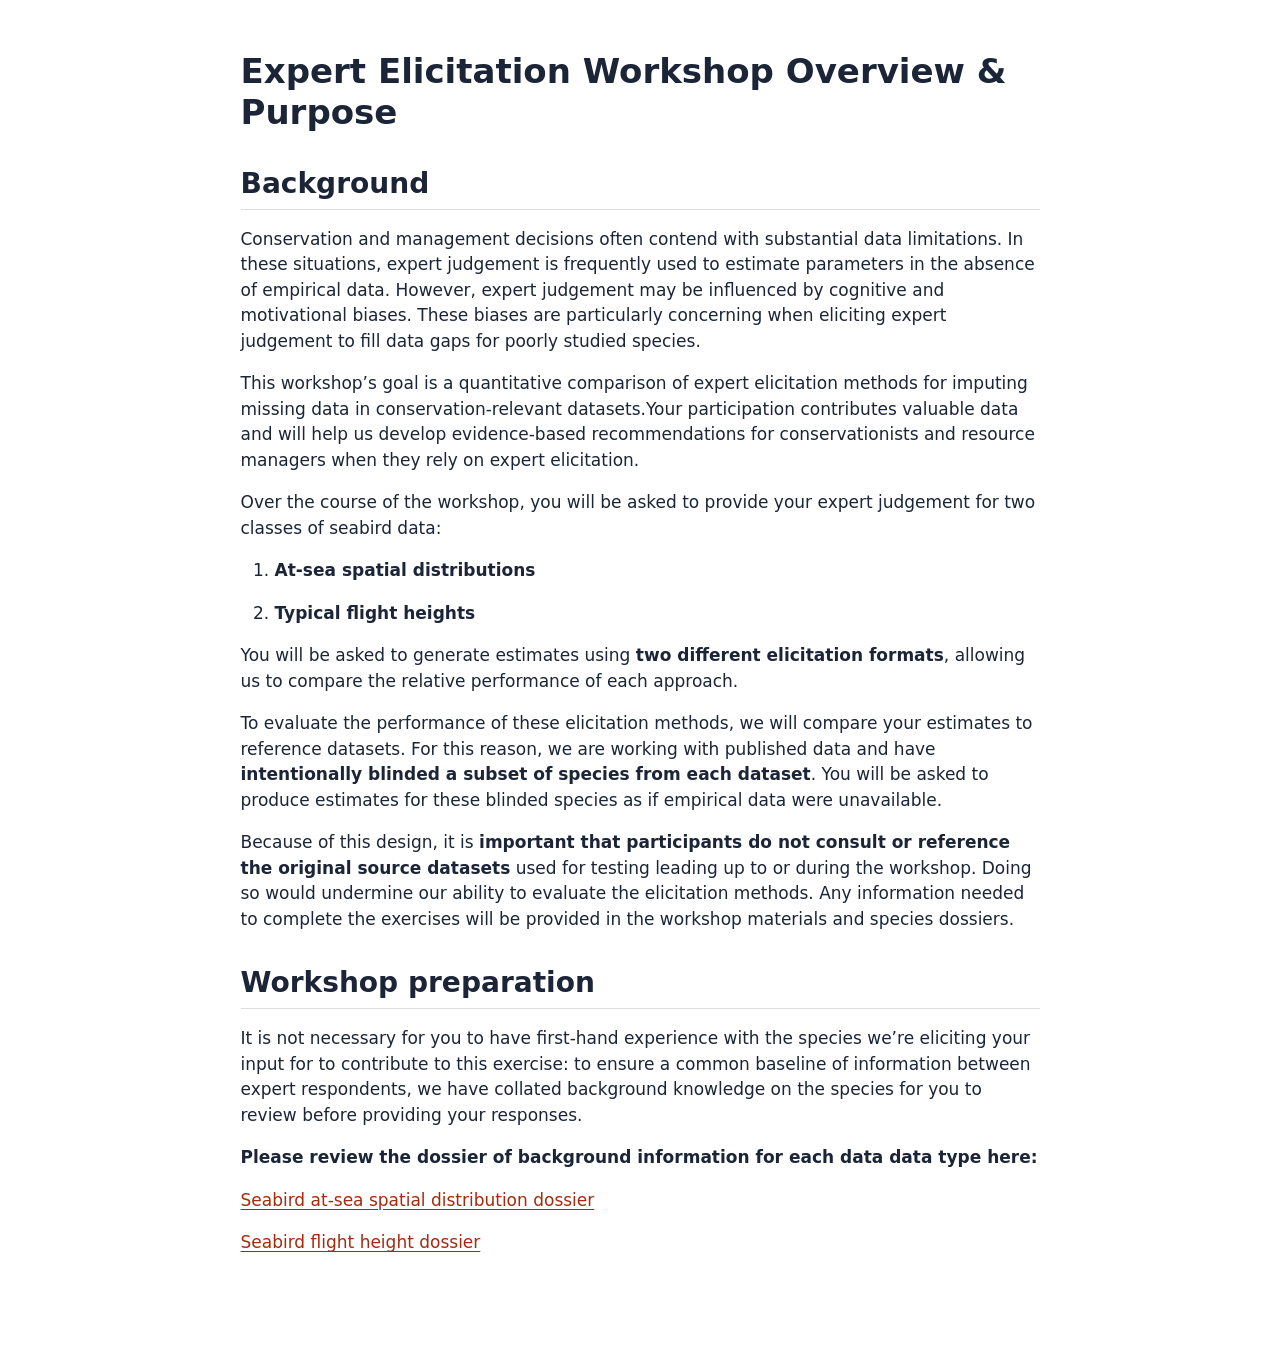
<file: docs/index.html>
<!DOCTYPE html>
<html xmlns="http://www.w3.org/1999/xhtml" lang="en" xml:lang="en"><head>

<meta charset="utf-8">
<meta name="generator" content="quarto-1.7.32">

<meta name="viewport" content="width=device-width, initial-scale=1.0, user-scalable=yes">


<title>index</title>
<style>
code{white-space: pre-wrap;}
span.smallcaps{font-variant: small-caps;}
div.columns{display: flex; gap: min(4vw, 1.5em);}
div.column{flex: auto; overflow-x: auto;}
div.hanging-indent{margin-left: 1.5em; text-indent: -1.5em;}
ul.task-list{list-style: none;}
ul.task-list li input[type="checkbox"] {
  width: 0.8em;
  margin: 0 0.8em 0.2em -1em; /* quarto-specific, see https://github.com/quarto-dev/quarto-cli/issues/4556 */ 
  vertical-align: middle;
}
</style>


<script src="index_files/libs/clipboard/clipboard.min.js"></script>
<script src="index_files/libs/quarto-html/quarto.js" type="module"></script>
<script src="index_files/libs/quarto-html/tabsets/tabsets.js" type="module"></script>
<script src="index_files/libs/quarto-html/popper.min.js"></script>
<script src="index_files/libs/quarto-html/tippy.umd.min.js"></script>
<script src="index_files/libs/quarto-html/anchor.min.js"></script>
<link href="index_files/libs/quarto-html/tippy.css" rel="stylesheet">
<link href="index_files/libs/quarto-html/quarto-syntax-highlighting-37eea08aefeeee20ff55810ff984fec1.css" rel="stylesheet" id="quarto-text-highlighting-styles">
<script src="index_files/libs/bootstrap/bootstrap.min.js"></script>
<link href="index_files/libs/bootstrap/bootstrap-icons.css" rel="stylesheet">
<link href="index_files/libs/bootstrap/bootstrap-81267100e462c21b3d6c0d5bf76a3417.min.css" rel="stylesheet" append-hash="true" id="quarto-bootstrap" data-mode="light">


<link rel="stylesheet" href="styles.css">
</head>

<body class="fullcontent quarto-light">

<div id="quarto-content" class="page-columns page-rows-contents page-layout-article">

<main class="content" id="quarto-document-content">




<section id="expert-elicitation-workshop-overview-purpose" class="level1">
<h1>Expert Elicitation Workshop Overview &amp; Purpose</h1>
<section id="background" class="level2">
<h2 class="anchored" data-anchor-id="background">Background</h2>
<p>Conservation and management decisions often contend with substantial data limitations. In these situations, expert judgement is frequently used to estimate parameters in the absence of empirical data. However, expert judgement may be influenced by cognitive and motivational biases. These biases are particularly concerning when eliciting expert judgement to fill data gaps for poorly studied species.&nbsp;</p>
<p>This workshop’s goal is a quantitative comparison of expert elicitation methods for imputing missing data in conservation-relevant datasets.Your participation contributes valuable data and will help us develop evidence-based recommendations for conservationists and resource managers when they rely on expert elicitation.</p>
<p>Over the course of the workshop, you will be asked to provide your expert judgement for two classes of seabird data:</p>
<ol type="1">
<li><p><strong>At-sea spatial distributions</strong></p></li>
<li><p><strong>Typical flight heights</strong>&nbsp;</p></li>
</ol>
<p>You will be asked to generate estimates using <strong>two different elicitation formats</strong>, allowing us to compare the relative performance of each approach.</p>
<p>To evaluate the performance of these elicitation methods, we will compare your estimates to reference datasets. For this reason, we are working with published data and have <strong>intentionally blinded a subset of species from each dataset</strong>. You will be asked to produce estimates for these blinded species as if empirical data were unavailable.</p>
<p>Because of this design, it is <strong>important that participants do not consult or reference the original source datasets</strong> used for testing leading up to or during the workshop. Doing so would undermine our ability to evaluate the elicitation methods. Any information needed to complete the exercises will be provided in the workshop materials and species dossiers.</p>
</section>
<section id="workshop-preparation" class="level2">
<h2 class="anchored" data-anchor-id="workshop-preparation">Workshop preparation</h2>
<p>It is not necessary for you to have first-hand experience with the species we’re eliciting your input for to contribute to this exercise: to ensure a common baseline of information between expert respondents, we have collated background knowledge on the species for you to review before providing your responses.</p>
<p><strong>Please review the dossier of background information for each data data type here:</strong></p>
<p><a href="https://boriellis.github.io/expert_elicitation_study/spatial_dossiers">Seabird at-sea spatial distribution dossier</a></p>
<p><a href="https://boriellis.github.io/expert_elicitation_study/flight_height_dossiers">Seabird flight height dossier</a></p>
</section>
</section>

</main>
<!-- /main column -->
<script id="quarto-html-after-body" type="application/javascript">
  window.document.addEventListener("DOMContentLoaded", function (event) {
    const icon = "";
    const anchorJS = new window.AnchorJS();
    anchorJS.options = {
      placement: 'right',
      icon: icon
    };
    anchorJS.add('.anchored');
    const isCodeAnnotation = (el) => {
      for (const clz of el.classList) {
        if (clz.startsWith('code-annotation-')) {                     
          return true;
        }
      }
      return false;
    }
    const onCopySuccess = function(e) {
      // button target
      const button = e.trigger;
      // don't keep focus
      button.blur();
      // flash "checked"
      button.classList.add('code-copy-button-checked');
      var currentTitle = button.getAttribute("title");
      button.setAttribute("title", "Copied!");
      let tooltip;
      if (window.bootstrap) {
        button.setAttribute("data-bs-toggle", "tooltip");
        button.setAttribute("data-bs-placement", "left");
        button.setAttribute("data-bs-title", "Copied!");
        tooltip = new bootstrap.Tooltip(button, 
          { trigger: "manual", 
            customClass: "code-copy-button-tooltip",
            offset: [0, -8]});
        tooltip.show();    
      }
      setTimeout(function() {
        if (tooltip) {
          tooltip.hide();
          button.removeAttribute("data-bs-title");
          button.removeAttribute("data-bs-toggle");
          button.removeAttribute("data-bs-placement");
        }
        button.setAttribute("title", currentTitle);
        button.classList.remove('code-copy-button-checked');
      }, 1000);
      // clear code selection
      e.clearSelection();
    }
    const getTextToCopy = function(trigger) {
        const codeEl = trigger.previousElementSibling.cloneNode(true);
        for (const childEl of codeEl.children) {
          if (isCodeAnnotation(childEl)) {
            childEl.remove();
          }
        }
        return codeEl.innerText;
    }
    const clipboard = new window.ClipboardJS('.code-copy-button:not([data-in-quarto-modal])', {
      text: getTextToCopy
    });
    clipboard.on('success', onCopySuccess);
    if (window.document.getElementById('quarto-embedded-source-code-modal')) {
      const clipboardModal = new window.ClipboardJS('.code-copy-button[data-in-quarto-modal]', {
        text: getTextToCopy,
        container: window.document.getElementById('quarto-embedded-source-code-modal')
      });
      clipboardModal.on('success', onCopySuccess);
    }
      var localhostRegex = new RegExp(/^(?:http|https):\/\/localhost\:?[0-9]*\//);
      var mailtoRegex = new RegExp(/^mailto:/);
        var filterRegex = new RegExp('/' + window.location.host + '/');
      var isInternal = (href) => {
          return filterRegex.test(href) || localhostRegex.test(href) || mailtoRegex.test(href);
      }
      // Inspect non-navigation links and adorn them if external
     var links = window.document.querySelectorAll('a[href]:not(.nav-link):not(.navbar-brand):not(.toc-action):not(.sidebar-link):not(.sidebar-item-toggle):not(.pagination-link):not(.no-external):not([aria-hidden]):not(.dropdown-item):not(.quarto-navigation-tool):not(.about-link)');
      for (var i=0; i<links.length; i++) {
        const link = links[i];
        if (!isInternal(link.href)) {
          // undo the damage that might have been done by quarto-nav.js in the case of
          // links that we want to consider external
          if (link.dataset.originalHref !== undefined) {
            link.href = link.dataset.originalHref;
          }
        }
      }
    function tippyHover(el, contentFn, onTriggerFn, onUntriggerFn) {
      const config = {
        allowHTML: true,
        maxWidth: 500,
        delay: 100,
        arrow: false,
        appendTo: function(el) {
            return el.parentElement;
        },
        interactive: true,
        interactiveBorder: 10,
        theme: 'quarto',
        placement: 'bottom-start',
      };
      if (contentFn) {
        config.content = contentFn;
      }
      if (onTriggerFn) {
        config.onTrigger = onTriggerFn;
      }
      if (onUntriggerFn) {
        config.onUntrigger = onUntriggerFn;
      }
      window.tippy(el, config); 
    }
    const noterefs = window.document.querySelectorAll('a[role="doc-noteref"]');
    for (var i=0; i<noterefs.length; i++) {
      const ref = noterefs[i];
      tippyHover(ref, function() {
        // use id or data attribute instead here
        let href = ref.getAttribute('data-footnote-href') || ref.getAttribute('href');
        try { href = new URL(href).hash; } catch {}
        const id = href.replace(/^#\/?/, "");
        const note = window.document.getElementById(id);
        if (note) {
          return note.innerHTML;
        } else {
          return "";
        }
      });
    }
    const xrefs = window.document.querySelectorAll('a.quarto-xref');
    const processXRef = (id, note) => {
      // Strip column container classes
      const stripColumnClz = (el) => {
        el.classList.remove("page-full", "page-columns");
        if (el.children) {
          for (const child of el.children) {
            stripColumnClz(child);
          }
        }
      }
      stripColumnClz(note)
      if (id === null || id.startsWith('sec-')) {
        // Special case sections, only their first couple elements
        const container = document.createElement("div");
        if (note.children && note.children.length > 2) {
          container.appendChild(note.children[0].cloneNode(true));
          for (let i = 1; i < note.children.length; i++) {
            const child = note.children[i];
            if (child.tagName === "P" && child.innerText === "") {
              continue;
            } else {
              container.appendChild(child.cloneNode(true));
              break;
            }
          }
          if (window.Quarto?.typesetMath) {
            window.Quarto.typesetMath(container);
          }
          return container.innerHTML
        } else {
          if (window.Quarto?.typesetMath) {
            window.Quarto.typesetMath(note);
          }
          return note.innerHTML;
        }
      } else {
        // Remove any anchor links if they are present
        const anchorLink = note.querySelector('a.anchorjs-link');
        if (anchorLink) {
          anchorLink.remove();
        }
        if (window.Quarto?.typesetMath) {
          window.Quarto.typesetMath(note);
        }
        if (note.classList.contains("callout")) {
          return note.outerHTML;
        } else {
          return note.innerHTML;
        }
      }
    }
    for (var i=0; i<xrefs.length; i++) {
      const xref = xrefs[i];
      tippyHover(xref, undefined, function(instance) {
        instance.disable();
        let url = xref.getAttribute('href');
        let hash = undefined; 
        if (url.startsWith('#')) {
          hash = url;
        } else {
          try { hash = new URL(url).hash; } catch {}
        }
        if (hash) {
          const id = hash.replace(/^#\/?/, "");
          const note = window.document.getElementById(id);
          if (note !== null) {
            try {
              const html = processXRef(id, note.cloneNode(true));
              instance.setContent(html);
            } finally {
              instance.enable();
              instance.show();
            }
          } else {
            // See if we can fetch this
            fetch(url.split('#')[0])
            .then(res => res.text())
            .then(html => {
              const parser = new DOMParser();
              const htmlDoc = parser.parseFromString(html, "text/html");
              const note = htmlDoc.getElementById(id);
              if (note !== null) {
                const html = processXRef(id, note);
                instance.setContent(html);
              } 
            }).finally(() => {
              instance.enable();
              instance.show();
            });
          }
        } else {
          // See if we can fetch a full url (with no hash to target)
          // This is a special case and we should probably do some content thinning / targeting
          fetch(url)
          .then(res => res.text())
          .then(html => {
            const parser = new DOMParser();
            const htmlDoc = parser.parseFromString(html, "text/html");
            const note = htmlDoc.querySelector('main.content');
            if (note !== null) {
              // This should only happen for chapter cross references
              // (since there is no id in the URL)
              // remove the first header
              if (note.children.length > 0 && note.children[0].tagName === "HEADER") {
                note.children[0].remove();
              }
              const html = processXRef(null, note);
              instance.setContent(html);
            } 
          }).finally(() => {
            instance.enable();
            instance.show();
          });
        }
      }, function(instance) {
      });
    }
        let selectedAnnoteEl;
        const selectorForAnnotation = ( cell, annotation) => {
          let cellAttr = 'data-code-cell="' + cell + '"';
          let lineAttr = 'data-code-annotation="' +  annotation + '"';
          const selector = 'span[' + cellAttr + '][' + lineAttr + ']';
          return selector;
        }
        const selectCodeLines = (annoteEl) => {
          const doc = window.document;
          const targetCell = annoteEl.getAttribute("data-target-cell");
          const targetAnnotation = annoteEl.getAttribute("data-target-annotation");
          const annoteSpan = window.document.querySelector(selectorForAnnotation(targetCell, targetAnnotation));
          const lines = annoteSpan.getAttribute("data-code-lines").split(",");
          const lineIds = lines.map((line) => {
            return targetCell + "-" + line;
          })
          let top = null;
          let height = null;
          let parent = null;
          if (lineIds.length > 0) {
              //compute the position of the single el (top and bottom and make a div)
              const el = window.document.getElementById(lineIds[0]);
              top = el.offsetTop;
              height = el.offsetHeight;
              parent = el.parentElement.parentElement;
            if (lineIds.length > 1) {
              const lastEl = window.document.getElementById(lineIds[lineIds.length - 1]);
              const bottom = lastEl.offsetTop + lastEl.offsetHeight;
              height = bottom - top;
            }
            if (top !== null && height !== null && parent !== null) {
              // cook up a div (if necessary) and position it 
              let div = window.document.getElementById("code-annotation-line-highlight");
              if (div === null) {
                div = window.document.createElement("div");
                div.setAttribute("id", "code-annotation-line-highlight");
                div.style.position = 'absolute';
                parent.appendChild(div);
              }
              div.style.top = top - 2 + "px";
              div.style.height = height + 4 + "px";
              div.style.left = 0;
              let gutterDiv = window.document.getElementById("code-annotation-line-highlight-gutter");
              if (gutterDiv === null) {
                gutterDiv = window.document.createElement("div");
                gutterDiv.setAttribute("id", "code-annotation-line-highlight-gutter");
                gutterDiv.style.position = 'absolute';
                const codeCell = window.document.getElementById(targetCell);
                const gutter = codeCell.querySelector('.code-annotation-gutter');
                gutter.appendChild(gutterDiv);
              }
              gutterDiv.style.top = top - 2 + "px";
              gutterDiv.style.height = height + 4 + "px";
            }
            selectedAnnoteEl = annoteEl;
          }
        };
        const unselectCodeLines = () => {
          const elementsIds = ["code-annotation-line-highlight", "code-annotation-line-highlight-gutter"];
          elementsIds.forEach((elId) => {
            const div = window.document.getElementById(elId);
            if (div) {
              div.remove();
            }
          });
          selectedAnnoteEl = undefined;
        };
          // Handle positioning of the toggle
      window.addEventListener(
        "resize",
        throttle(() => {
          elRect = undefined;
          if (selectedAnnoteEl) {
            selectCodeLines(selectedAnnoteEl);
          }
        }, 10)
      );
      function throttle(fn, ms) {
      let throttle = false;
      let timer;
        return (...args) => {
          if(!throttle) { // first call gets through
              fn.apply(this, args);
              throttle = true;
          } else { // all the others get throttled
              if(timer) clearTimeout(timer); // cancel #2
              timer = setTimeout(() => {
                fn.apply(this, args);
                timer = throttle = false;
              }, ms);
          }
        };
      }
        // Attach click handler to the DT
        const annoteDls = window.document.querySelectorAll('dt[data-target-cell]');
        for (const annoteDlNode of annoteDls) {
          annoteDlNode.addEventListener('click', (event) => {
            const clickedEl = event.target;
            if (clickedEl !== selectedAnnoteEl) {
              unselectCodeLines();
              const activeEl = window.document.querySelector('dt[data-target-cell].code-annotation-active');
              if (activeEl) {
                activeEl.classList.remove('code-annotation-active');
              }
              selectCodeLines(clickedEl);
              clickedEl.classList.add('code-annotation-active');
            } else {
              // Unselect the line
              unselectCodeLines();
              clickedEl.classList.remove('code-annotation-active');
            }
          });
        }
    const findCites = (el) => {
      const parentEl = el.parentElement;
      if (parentEl) {
        const cites = parentEl.dataset.cites;
        if (cites) {
          return {
            el,
            cites: cites.split(' ')
          };
        } else {
          return findCites(el.parentElement)
        }
      } else {
        return undefined;
      }
    };
    var bibliorefs = window.document.querySelectorAll('a[role="doc-biblioref"]');
    for (var i=0; i<bibliorefs.length; i++) {
      const ref = bibliorefs[i];
      const citeInfo = findCites(ref);
      if (citeInfo) {
        tippyHover(citeInfo.el, function() {
          var popup = window.document.createElement('div');
          citeInfo.cites.forEach(function(cite) {
            var citeDiv = window.document.createElement('div');
            citeDiv.classList.add('hanging-indent');
            citeDiv.classList.add('csl-entry');
            var biblioDiv = window.document.getElementById('ref-' + cite);
            if (biblioDiv) {
              citeDiv.innerHTML = biblioDiv.innerHTML;
            }
            popup.appendChild(citeDiv);
          });
          return popup.innerHTML;
        });
      }
    }
  });
  </script>
</div> <!-- /content -->




</body></html>
</file>
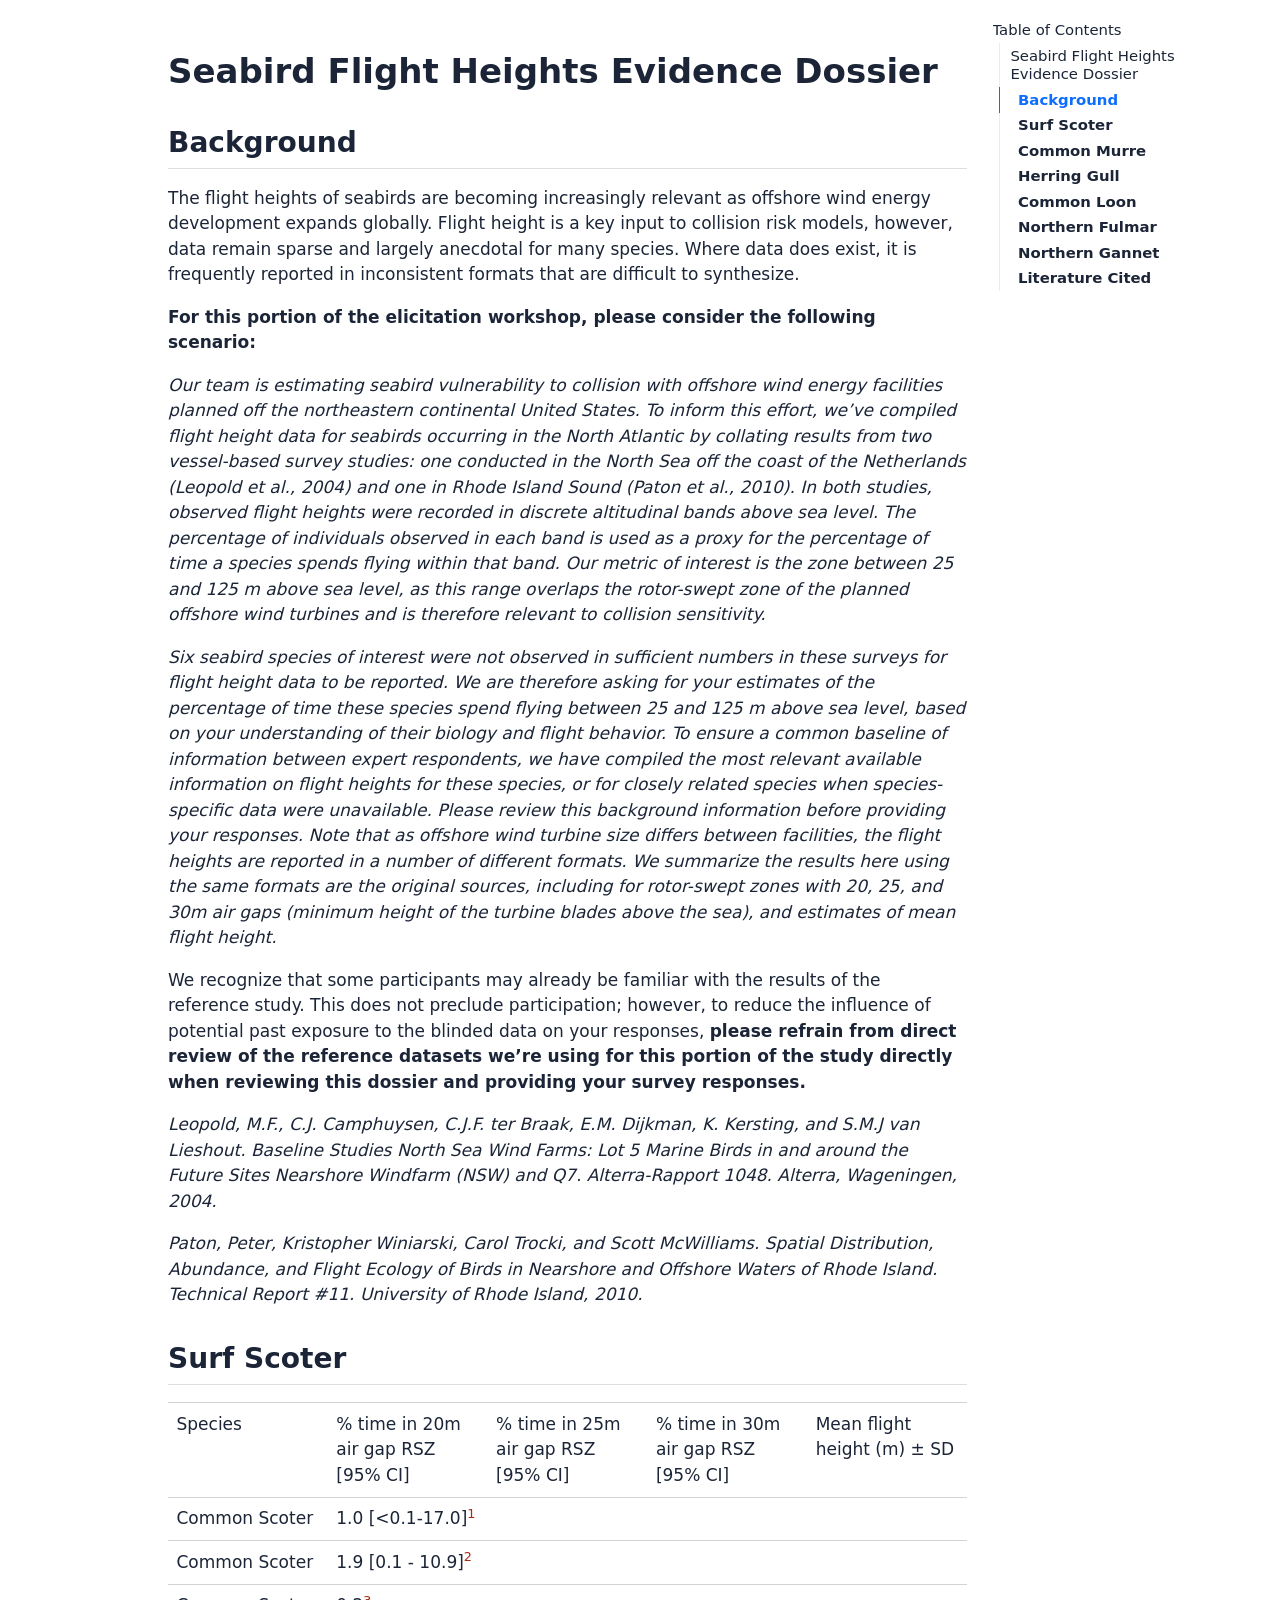
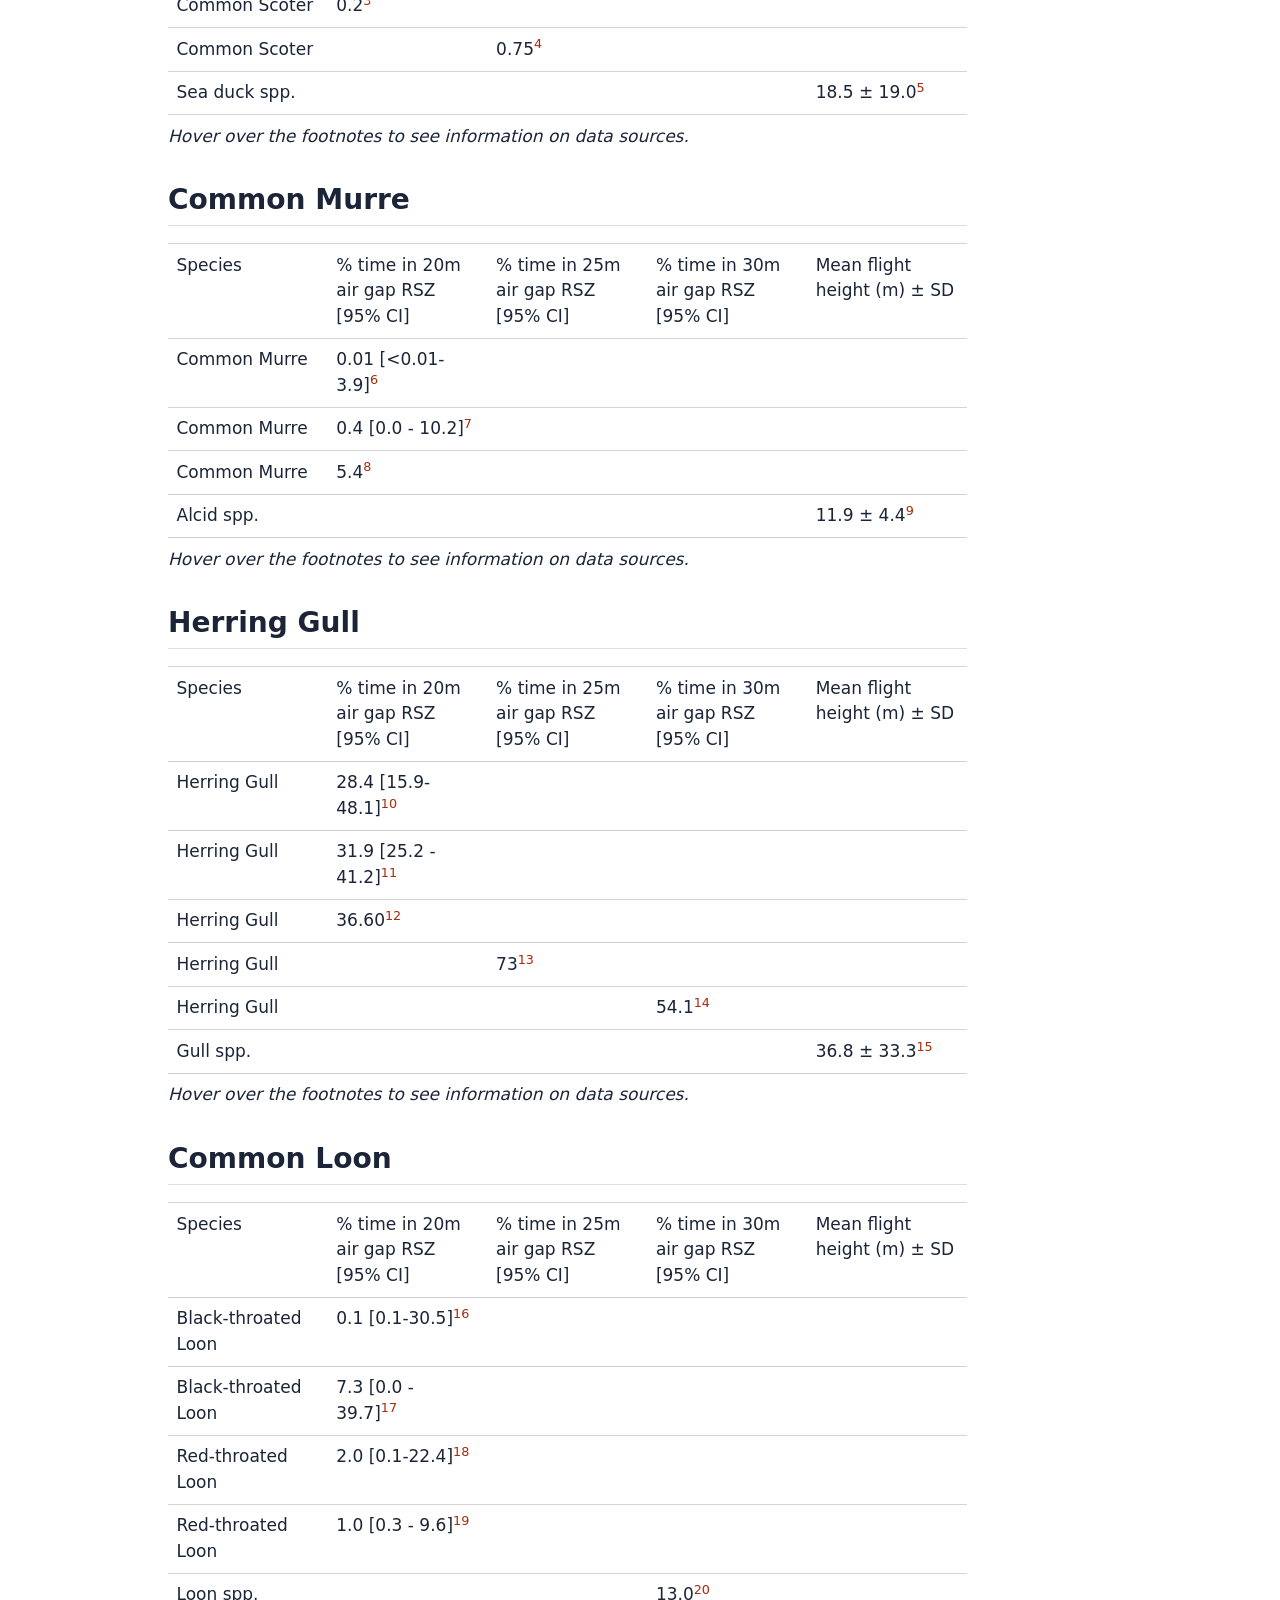
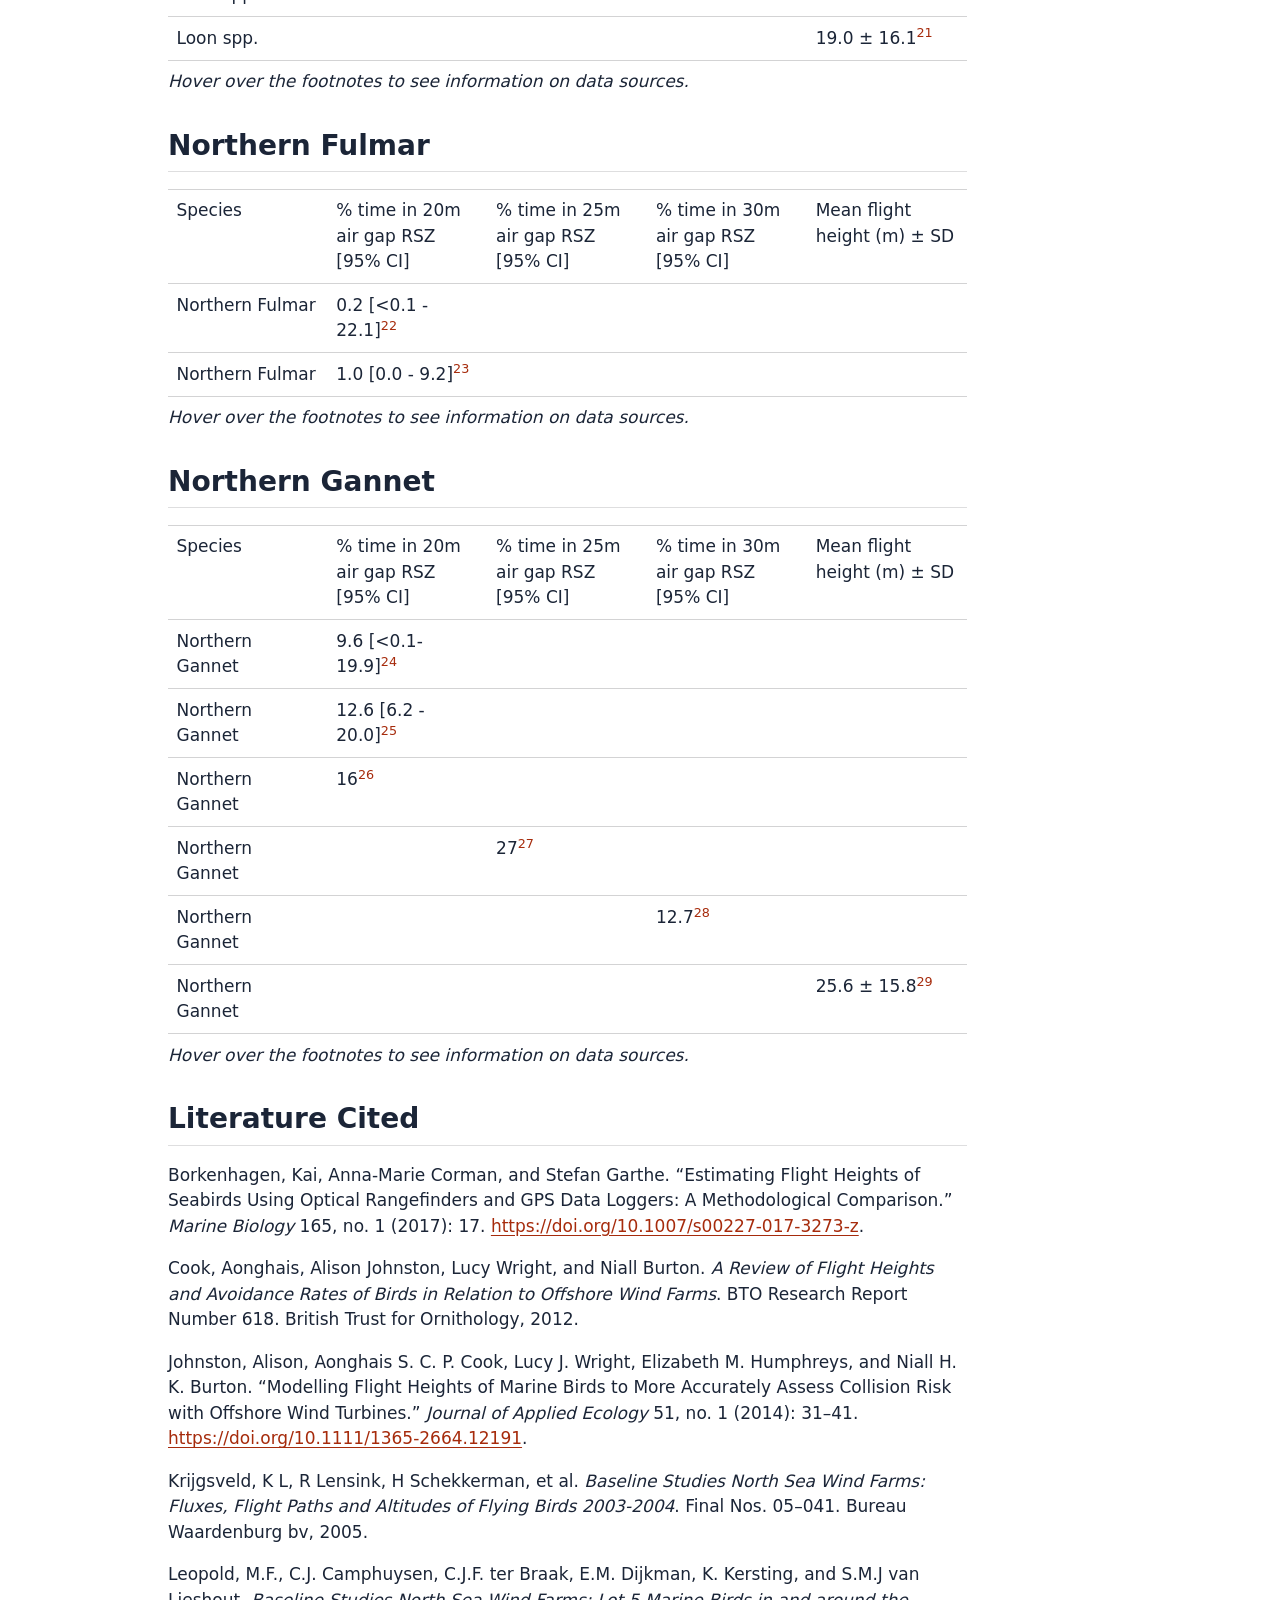
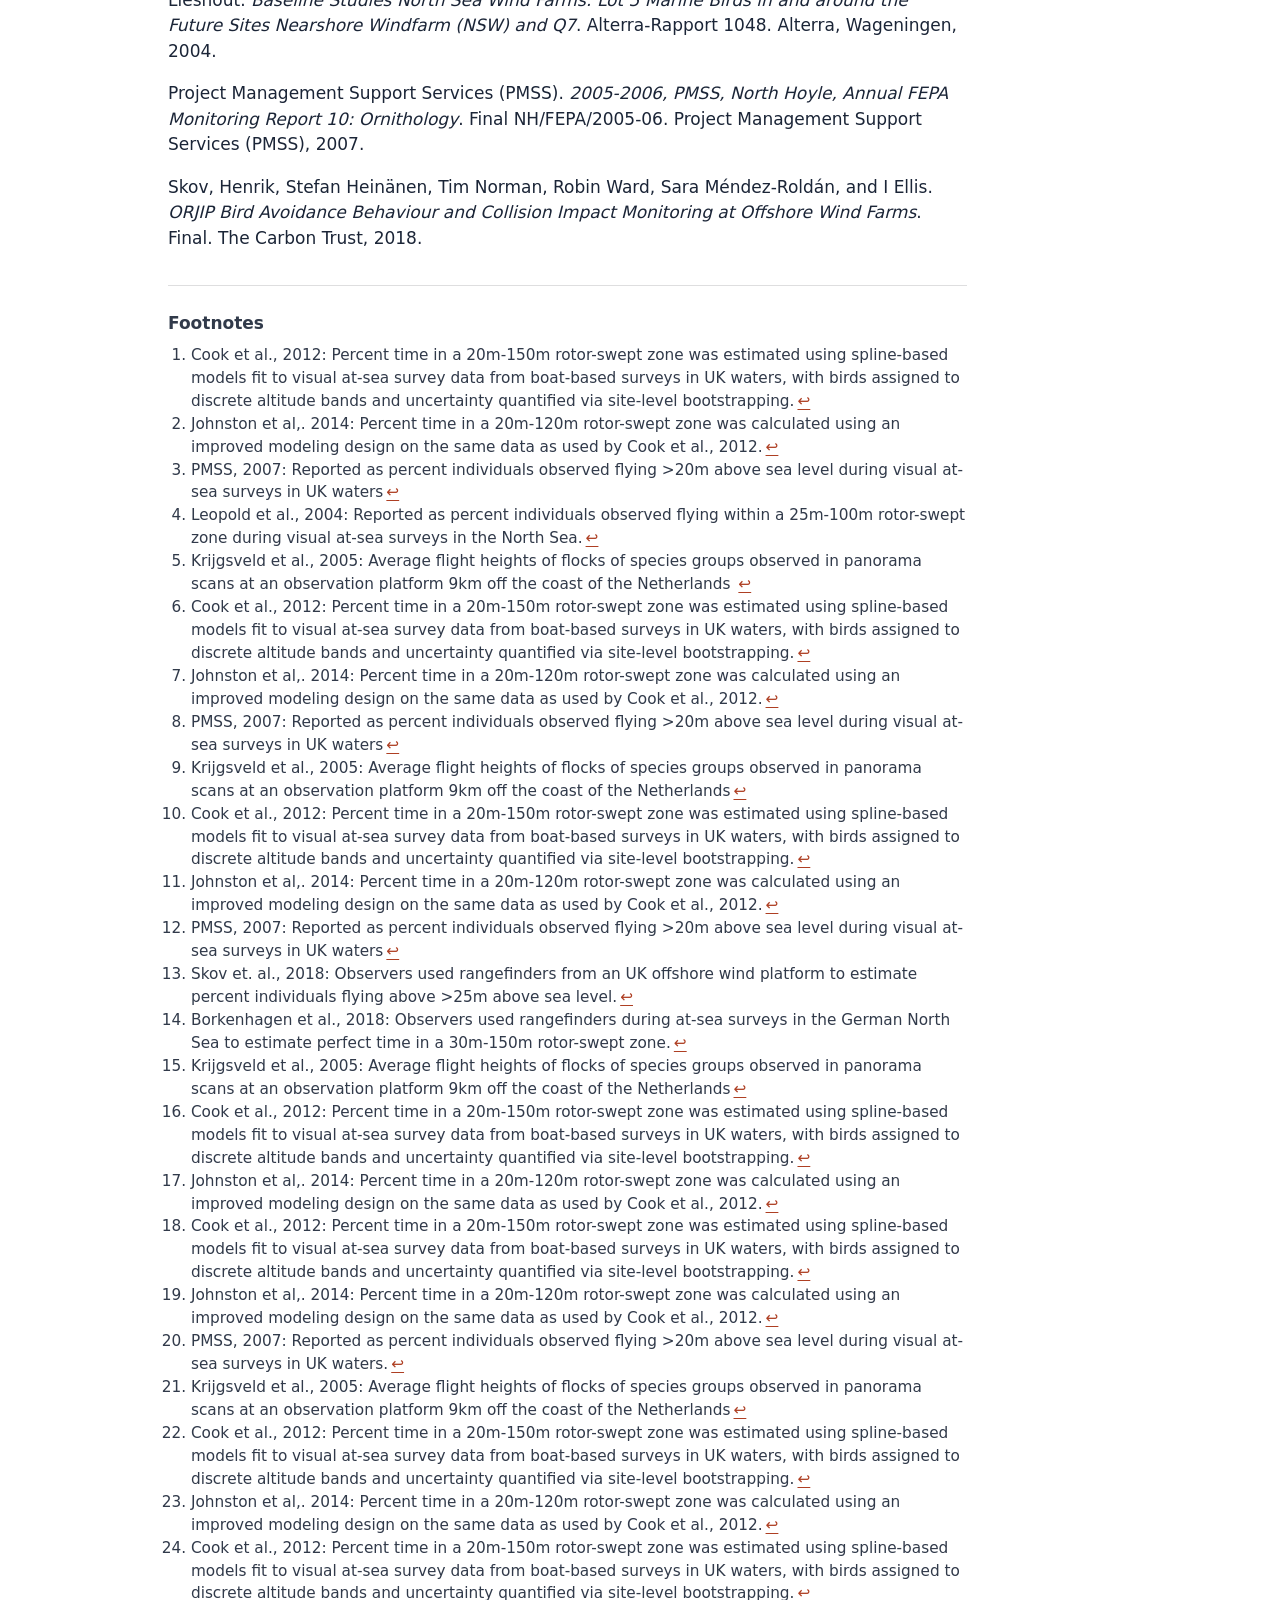
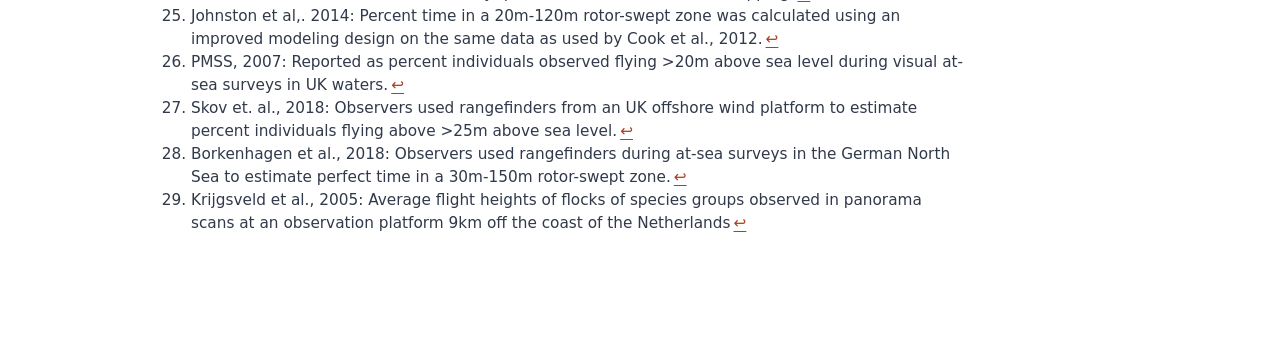
<file: docs/flight_height_dossiers.html>
<!DOCTYPE html>
<html xmlns="http://www.w3.org/1999/xhtml" lang="en" xml:lang="en"><head>

<meta charset="utf-8">
<meta name="generator" content="quarto-1.7.32">

<meta name="viewport" content="width=device-width, initial-scale=1.0, user-scalable=yes">


<title>flight_height_dossiers</title>
<style>
code{white-space: pre-wrap;}
span.smallcaps{font-variant: small-caps;}
div.columns{display: flex; gap: min(4vw, 1.5em);}
div.column{flex: auto; overflow-x: auto;}
div.hanging-indent{margin-left: 1.5em; text-indent: -1.5em;}
ul.task-list{list-style: none;}
ul.task-list li input[type="checkbox"] {
  width: 0.8em;
  margin: 0 0.8em 0.2em -1em; /* quarto-specific, see https://github.com/quarto-dev/quarto-cli/issues/4556 */ 
  vertical-align: middle;
}
</style>


<script src="flight_height_dossiers_files/libs/clipboard/clipboard.min.js"></script>
<script src="flight_height_dossiers_files/libs/quarto-html/quarto.js" type="module"></script>
<script src="flight_height_dossiers_files/libs/quarto-html/tabsets/tabsets.js" type="module"></script>
<script src="flight_height_dossiers_files/libs/quarto-html/popper.min.js"></script>
<script src="flight_height_dossiers_files/libs/quarto-html/tippy.umd.min.js"></script>
<script src="flight_height_dossiers_files/libs/quarto-html/anchor.min.js"></script>
<link href="flight_height_dossiers_files/libs/quarto-html/tippy.css" rel="stylesheet">
<link href="flight_height_dossiers_files/libs/quarto-html/quarto-syntax-highlighting-37eea08aefeeee20ff55810ff984fec1.css" rel="stylesheet" id="quarto-text-highlighting-styles">
<script src="flight_height_dossiers_files/libs/bootstrap/bootstrap.min.js"></script>
<link href="flight_height_dossiers_files/libs/bootstrap/bootstrap-icons.css" rel="stylesheet">
<link href="flight_height_dossiers_files/libs/bootstrap/bootstrap-81267100e462c21b3d6c0d5bf76a3417.min.css" rel="stylesheet" append-hash="true" id="quarto-bootstrap" data-mode="light">


<link rel="stylesheet" href="styles.css">
</head>

<body class="quarto-light">

<div id="quarto-content" class="page-columns page-rows-contents page-layout-article">
<div id="quarto-margin-sidebar" class="sidebar margin-sidebar">
  <nav id="TOC" role="doc-toc" class="toc-active">
    <h2 id="toc-title">Table of Contents</h2>
   
  <ul>
  <li><a href="#seabird-flight-heights-evidence-dossier" id="toc-seabird-flight-heights-evidence-dossier" class="nav-link active" data-scroll-target="#seabird-flight-heights-evidence-dossier">Seabird Flight Heights Evidence Dossier</a>
  <ul class="collapse">
  <li><a href="#background" id="toc-background" class="nav-link" data-scroll-target="#background"><strong>Background</strong></a></li>
  <li><a href="#surf-scoter" id="toc-surf-scoter" class="nav-link" data-scroll-target="#surf-scoter"><strong>Surf Scoter</strong></a></li>
  <li><a href="#common-murre" id="toc-common-murre" class="nav-link" data-scroll-target="#common-murre"><strong>Common Murre</strong></a></li>
  <li><a href="#herring-gull" id="toc-herring-gull" class="nav-link" data-scroll-target="#herring-gull"><strong>Herring Gull</strong></a></li>
  <li><a href="#common-loon" id="toc-common-loon" class="nav-link" data-scroll-target="#common-loon"><strong>Common Loon</strong></a></li>
  <li><a href="#northern-fulmar" id="toc-northern-fulmar" class="nav-link" data-scroll-target="#northern-fulmar"><strong>Northern Fulmar</strong></a></li>
  <li><a href="#northern-gannet" id="toc-northern-gannet" class="nav-link" data-scroll-target="#northern-gannet"><strong>Northern Gannet</strong></a></li>
  <li><a href="#literature-cited" id="toc-literature-cited" class="nav-link" data-scroll-target="#literature-cited"><strong>Literature Cited</strong></a></li>
  </ul></li>
  </ul>
</nav>
</div>
<main class="content" id="quarto-document-content">




<section id="seabird-flight-heights-evidence-dossier" class="level1">
<h1>Seabird Flight Heights Evidence Dossier</h1>
<section id="background" class="level2">
<h2 class="anchored" data-anchor-id="background"><strong>Background</strong></h2>
<p>The flight heights of seabirds are becoming increasingly relevant as offshore wind energy development expands globally. Flight height is a key input to collision risk models, however, data remain sparse and largely anecdotal for many species. Where data does exist, it is frequently reported in inconsistent formats that are difficult to synthesize.</p>
<p><strong>For this portion of the elicitation workshop, please consider the following scenario:</strong></p>
<p><em>Our team is estimating seabird vulnerability to collision with offshore wind energy facilities planned off the northeastern continental United States. To inform this effort, we’ve compiled flight height data for seabirds occurring in the North Atlantic by collating results from two vessel-based survey studies: one conducted in the North Sea off the coast of the Netherlands (Leopold et al., 2004) and one in Rhode Island Sound (Paton et al., 2010). In both studies, observed flight heights were recorded in discrete altitudinal bands above sea level. The percentage of individuals observed in each band is used as a proxy for the percentage of time a species spends flying within that band. Our metric of interest is the zone between 25 and 125 m above sea level, as this range overlaps the rotor-swept zone of the planned offshore wind turbines and is therefore relevant to collision sensitivity.</em></p>
<p><em>Six seabird species of interest were not observed in sufficient numbers in these surveys for flight height data to be reported. We are therefore asking for your estimates of the percentage of time these species spend flying between 25 and 125 m above sea level, based on your understanding of their biology and flight behavior. To ensure a common baseline of information between expert respondents, we have compiled the most relevant available information on flight heights for these species, or for closely related species when species-specific data were unavailable. Please review this background information before providing your responses. Note that as offshore wind turbine size differs between facilities, the flight heights are reported in a number of different formats. We summarize the results here using the same formats are the original sources, including for rotor-swept zones with 20, 25, and 30m air gaps (minimum height of the turbine blades above the sea), and estimates of mean flight height.</em></p>
<p>We recognize that some participants may already be familiar with the results of the reference study. This does not preclude participation; however, to reduce the influence of potential past exposure to the blinded data on your responses, <strong>please refrain from direct review of the reference datasets we’re using for this portion of the study directly when reviewing this dossier and providing your survey responses.</strong></p>
<p><em>Leopold, M.F., C.J. Camphuysen, C.J.F. ter Braak, E.M. Dijkman, K. Kersting, and S.M.J van Lieshout. Baseline Studies North Sea Wind Farms: Lot 5 Marine Birds in and around the Future Sites Nearshore Windfarm (NSW) and Q7. Alterra-Rapport 1048. Alterra, Wageningen, 2004.</em></p>
<p><em>Paton, Peter, Kristopher Winiarski, Carol Trocki, and Scott McWilliams. Spatial Distribution, Abundance, and Flight Ecology of Birds in Nearshore and Offshore Waters of Rhode Island. Technical Report #11. University of Rhode Island, 2010.</em></p>
</section>
<section id="surf-scoter" class="level2">
<h2 class="anchored" data-anchor-id="surf-scoter"><strong>Surf Scoter</strong></h2>
<table class="caption-top table">
<colgroup>
<col style="width: 20%">
<col style="width: 20%">
<col style="width: 20%">
<col style="width: 20%">
<col style="width: 20%">
</colgroup>
<tbody>
<tr class="odd">
<td>Species</td>
<td>% time in 20m air gap RSZ [95% CI]</td>
<td>% time in 25m air gap RSZ [95% CI]</td>
<td>% time in 30m air gap RSZ [95% CI]</td>
<td>Mean flight height (m) ± SD</td>
</tr>
<tr class="even">
<td>Common Scoter</td>
<td>1.0 [&lt;0.1-17.0]<a href="#fn1" class="footnote-ref" id="fnref1" role="doc-noteref"><sup>1</sup></a></td>
<td></td>
<td></td>
<td></td>
</tr>
<tr class="odd">
<td>Common Scoter</td>
<td>1.9 [0.1 - 10.9]<a href="#fn2" class="footnote-ref" id="fnref2" role="doc-noteref"><sup>2</sup></a></td>
<td></td>
<td></td>
<td></td>
</tr>
<tr class="even">
<td>Common Scoter</td>
<td>0.2<a href="#fn3" class="footnote-ref" id="fnref3" role="doc-noteref"><sup>3</sup></a></td>
<td></td>
<td></td>
<td></td>
</tr>
<tr class="odd">
<td>Common Scoter</td>
<td></td>
<td>0.75<a href="#fn4" class="footnote-ref" id="fnref4" role="doc-noteref"><sup>4</sup></a></td>
<td></td>
<td></td>
</tr>
<tr class="even">
<td>Sea duck spp.</td>
<td></td>
<td></td>
<td></td>
<td>18.5 ± 19.0<a href="#fn5" class="footnote-ref" id="fnref5" role="doc-noteref"><sup>5</sup></a></td>
</tr>
</tbody>
</table>
<p><em>Hover over the footnotes to see information on data sources.<br>
</em></p>
</section>
<section id="common-murre" class="level2">
<h2 class="anchored" data-anchor-id="common-murre"><strong>Common Murre</strong></h2>
<table class="caption-top table">
<colgroup>
<col style="width: 20%">
<col style="width: 20%">
<col style="width: 20%">
<col style="width: 20%">
<col style="width: 20%">
</colgroup>
<tbody>
<tr class="odd">
<td>Species</td>
<td>% time in 20m air gap RSZ [95% CI]</td>
<td>% time in 25m air gap RSZ [95% CI]</td>
<td>% time in 30m air gap RSZ [95% CI]</td>
<td>Mean flight height (m) ± SD</td>
</tr>
<tr class="even">
<td>Common Murre</td>
<td>0.01 [&lt;0.01-3.9]<a href="#fn6" class="footnote-ref" id="fnref6" role="doc-noteref"><sup>6</sup></a></td>
<td></td>
<td></td>
<td></td>
</tr>
<tr class="odd">
<td>Common Murre</td>
<td>0.4 [0.0 - 10.2]<a href="#fn7" class="footnote-ref" id="fnref7" role="doc-noteref"><sup>7</sup></a></td>
<td></td>
<td></td>
<td></td>
</tr>
<tr class="even">
<td>Common Murre</td>
<td>5.4<a href="#fn8" class="footnote-ref" id="fnref8" role="doc-noteref"><sup>8</sup></a></td>
<td></td>
<td></td>
<td></td>
</tr>
<tr class="odd">
<td>Alcid spp.</td>
<td></td>
<td></td>
<td></td>
<td>11.9 ± 4.4<a href="#fn9" class="footnote-ref" id="fnref9" role="doc-noteref"><sup>9</sup></a></td>
</tr>
</tbody>
</table>
<p><em>Hover over the footnotes to see information on data sources.<br>
</em></p>
</section>
<section id="herring-gull" class="level2">
<h2 class="anchored" data-anchor-id="herring-gull"><strong>Herring Gull</strong></h2>
<table class="caption-top table">
<colgroup>
<col style="width: 20%">
<col style="width: 20%">
<col style="width: 20%">
<col style="width: 20%">
<col style="width: 20%">
</colgroup>
<tbody>
<tr class="odd">
<td>Species</td>
<td>% time in 20m air gap RSZ [95% CI]</td>
<td>% time in 25m air gap RSZ [95% CI]</td>
<td>% time in 30m air gap RSZ [95% CI]</td>
<td>Mean flight height (m) ± SD</td>
</tr>
<tr class="even">
<td>Herring Gull</td>
<td>28.4 [15.9-48.1]<a href="#fn10" class="footnote-ref" id="fnref10" role="doc-noteref"><sup>10</sup></a></td>
<td></td>
<td></td>
<td></td>
</tr>
<tr class="odd">
<td>Herring Gull</td>
<td>31.9 [25.2 - 41.2]<a href="#fn11" class="footnote-ref" id="fnref11" role="doc-noteref"><sup>11</sup></a></td>
<td></td>
<td></td>
<td></td>
</tr>
<tr class="even">
<td>Herring Gull</td>
<td>36.60<a href="#fn12" class="footnote-ref" id="fnref12" role="doc-noteref"><sup>12</sup></a></td>
<td></td>
<td></td>
<td></td>
</tr>
<tr class="odd">
<td>Herring Gull</td>
<td></td>
<td>73<a href="#fn13" class="footnote-ref" id="fnref13" role="doc-noteref"><sup>13</sup></a></td>
<td></td>
<td></td>
</tr>
<tr class="even">
<td>Herring Gull</td>
<td></td>
<td></td>
<td>54.1<a href="#fn14" class="footnote-ref" id="fnref14" role="doc-noteref"><sup>14</sup></a></td>
<td></td>
</tr>
<tr class="odd">
<td>Gull spp.</td>
<td></td>
<td></td>
<td></td>
<td>36.8 ± 33.3<a href="#fn15" class="footnote-ref" id="fnref15" role="doc-noteref"><sup>15</sup></a></td>
</tr>
</tbody>
</table>
<p><em>Hover over the footnotes to see information on data sources.<br>
</em></p>
</section>
<section id="common-loon" class="level2">
<h2 class="anchored" data-anchor-id="common-loon"><strong>Common Loon</strong></h2>
<table class="caption-top table">
<colgroup>
<col style="width: 20%">
<col style="width: 20%">
<col style="width: 20%">
<col style="width: 20%">
<col style="width: 20%">
</colgroup>
<tbody>
<tr class="odd">
<td>Species</td>
<td>% time in 20m air gap RSZ [95% CI]</td>
<td>% time in 25m air gap RSZ [95% CI]</td>
<td>% time in 30m air gap RSZ [95% CI]</td>
<td>Mean flight height (m) ± SD</td>
</tr>
<tr class="even">
<td>Black-throated Loon</td>
<td>0.1 [0.1-30.5]<a href="#fn16" class="footnote-ref" id="fnref16" role="doc-noteref"><sup>16</sup></a></td>
<td></td>
<td></td>
<td></td>
</tr>
<tr class="odd">
<td>Black-throated Loon</td>
<td>7.3 [0.0 - 39.7]<a href="#fn17" class="footnote-ref" id="fnref17" role="doc-noteref"><sup>17</sup></a></td>
<td></td>
<td></td>
<td></td>
</tr>
<tr class="even">
<td>Red-throated Loon</td>
<td>2.0 [0.1-22.4]<a href="#fn18" class="footnote-ref" id="fnref18" role="doc-noteref"><sup>18</sup></a></td>
<td></td>
<td></td>
<td></td>
</tr>
<tr class="odd">
<td>Red-throated Loon</td>
<td>1.0 [0.3 - 9.6]<a href="#fn19" class="footnote-ref" id="fnref19" role="doc-noteref"><sup>19</sup></a></td>
<td></td>
<td></td>
<td></td>
</tr>
<tr class="even">
<td>Loon spp.</td>
<td></td>
<td></td>
<td>13.0<a href="#fn20" class="footnote-ref" id="fnref20" role="doc-noteref"><sup>20</sup></a></td>
<td></td>
</tr>
<tr class="odd">
<td>Loon spp.</td>
<td></td>
<td></td>
<td></td>
<td>19.0 ± 16.1<a href="#fn21" class="footnote-ref" id="fnref21" role="doc-noteref"><sup>21</sup></a></td>
</tr>
</tbody>
</table>
<p><em>Hover over the footnotes to see information on data sources.<br>
</em></p>
</section>
<section id="northern-fulmar" class="level2">
<h2 class="anchored" data-anchor-id="northern-fulmar"><strong>Northern Fulmar</strong></h2>
<table class="caption-top table">
<colgroup>
<col style="width: 20%">
<col style="width: 20%">
<col style="width: 20%">
<col style="width: 20%">
<col style="width: 20%">
</colgroup>
<tbody>
<tr class="odd">
<td>Species</td>
<td>% time in 20m air gap RSZ [95% CI]</td>
<td>% time in 25m air gap RSZ [95% CI]</td>
<td>% time in 30m air gap RSZ [95% CI]</td>
<td>Mean flight height (m) ± SD</td>
</tr>
<tr class="even">
<td>Northern Fulmar</td>
<td>0.2 [&lt;0.1 - 22.1]<a href="#fn22" class="footnote-ref" id="fnref22" role="doc-noteref"><sup>22</sup></a></td>
<td></td>
<td></td>
<td></td>
</tr>
<tr class="odd">
<td>Northern Fulmar</td>
<td>1.0 [0.0 - 9.2]<a href="#fn23" class="footnote-ref" id="fnref23" role="doc-noteref"><sup>23</sup></a></td>
<td></td>
<td></td>
<td></td>
</tr>
</tbody>
</table>
<p><em>Hover over the footnotes to see information on data sources.<br>
</em></p>
</section>
<section id="northern-gannet" class="level2">
<h2 class="anchored" data-anchor-id="northern-gannet"><strong>Northern Gannet</strong></h2>
<table class="caption-top table">
<colgroup>
<col style="width: 20%">
<col style="width: 20%">
<col style="width: 20%">
<col style="width: 20%">
<col style="width: 20%">
</colgroup>
<tbody>
<tr class="odd">
<td>Species</td>
<td>% time in 20m air gap RSZ [95% CI]</td>
<td>% time in 25m air gap RSZ [95% CI]</td>
<td>% time in 30m air gap RSZ [95% CI]</td>
<td>Mean flight height (m) ± SD</td>
</tr>
<tr class="even">
<td>Northern Gannet</td>
<td>9.6 [&lt;0.1-19.9]<a href="#fn24" class="footnote-ref" id="fnref24" role="doc-noteref"><sup>24</sup></a></td>
<td></td>
<td></td>
<td></td>
</tr>
<tr class="odd">
<td>Northern Gannet</td>
<td>12.6 [6.2 - 20.0]<a href="#fn25" class="footnote-ref" id="fnref25" role="doc-noteref"><sup>25</sup></a></td>
<td></td>
<td></td>
<td></td>
</tr>
<tr class="even">
<td>Northern Gannet</td>
<td>16<a href="#fn26" class="footnote-ref" id="fnref26" role="doc-noteref"><sup>26</sup></a></td>
<td></td>
<td></td>
<td></td>
</tr>
<tr class="odd">
<td>Northern Gannet</td>
<td></td>
<td>27<a href="#fn27" class="footnote-ref" id="fnref27" role="doc-noteref"><sup>27</sup></a></td>
<td></td>
<td></td>
</tr>
<tr class="even">
<td>Northern Gannet</td>
<td></td>
<td></td>
<td>12.7<a href="#fn28" class="footnote-ref" id="fnref28" role="doc-noteref"><sup>28</sup></a></td>
<td></td>
</tr>
<tr class="odd">
<td>Northern Gannet</td>
<td></td>
<td></td>
<td></td>
<td>25.6 ± 15.8<a href="#fn29" class="footnote-ref" id="fnref29" role="doc-noteref"><sup>29</sup></a></td>
</tr>
</tbody>
</table>
<p><em>Hover over the footnotes to see information on data sources.<br>
</em></p>
</section>
<section id="literature-cited" class="level2">
<h2 class="anchored" data-anchor-id="literature-cited"><strong>Literature Cited</strong></h2>
<p>Borkenhagen, Kai, Anna-Marie Corman, and Stefan Garthe. “Estimating Flight Heights of Seabirds Using Optical Rangefinders and GPS Data Loggers: A Methodological Comparison.” <em>Marine Biology</em> 165, no. 1 (2017): 17. <a href="https://doi.org/10.1007/s00227-017-3273-z" class="uri">https://doi.org/10.1007/s00227-017-3273-z</a>.</p>
<p>Cook, Aonghais, Alison Johnston, Lucy Wright, and Niall Burton. <em>A Review of Flight Heights and Avoidance Rates of Birds in Relation to Offshore Wind Farms</em>. BTO Research Report Number 618. British Trust for Ornithology, 2012.</p>
<p>Johnston, Alison, Aonghais S. C. P. Cook, Lucy J. Wright, Elizabeth M. Humphreys, and Niall H. K. Burton. “Modelling Flight Heights of Marine Birds to More Accurately Assess Collision Risk with Offshore Wind Turbines.” <em>Journal of Applied Ecology</em> 51, no. 1 (2014): 31–41. <a href="https://doi.org/10.1111/1365-2664.12191" class="uri">https://doi.org/10.1111/1365-2664.12191</a>.</p>
<p>Krijgsveld, K L, R Lensink, H Schekkerman, et al.&nbsp;<em>Baseline Studies North Sea Wind Farms: Fluxes, Flight Paths and Altitudes of Flying Birds 2003-2004</em>. Final Nos. 05–041. Bureau Waardenburg bv, 2005.</p>
<p>Leopold, M.F., C.J. Camphuysen, C.J.F. ter Braak, E.M. Dijkman, K. Kersting, and S.M.J van Lieshout. <em>Baseline Studies North Sea Wind Farms: Lot 5 Marine Birds in and around the Future Sites Nearshore Windfarm (NSW) and Q7</em>. Alterra-Rapport 1048. Alterra, Wageningen, 2004.</p>
<p>Project Management Support Services (PMSS). <em>2005-2006, PMSS, North Hoyle, Annual FEPA Monitoring Report 10: Ornithology</em>. Final NH/FEPA/2005-06. Project Management Support Services (PMSS), 2007.</p>
<p>Skov, Henrik, Stefan Heinänen, Tim Norman, Robin Ward, Sara Méndez-Roldán, and I Ellis. <em>ORJIP Bird Avoidance Behaviour and Collision Impact Monitoring at Offshore Wind Farms</em>. Final. The Carbon Trust, 2018.</p>
</section>
</section>


<div id="quarto-appendix" class="default"><section id="footnotes" class="footnotes footnotes-end-of-document" role="doc-endnotes"><h2 class="anchored quarto-appendix-heading">Footnotes</h2>

<ol>
<li id="fn1"><p>Cook et al., 2012: Percent time in a 20m-150m rotor-swept zone was estimated using spline-based models fit to visual at-sea survey data from boat-based surveys in UK waters, with birds assigned to discrete altitude bands and uncertainty quantified via site-level bootstrapping.<a href="#fnref1" class="footnote-back" role="doc-backlink">↩︎</a></p></li>
<li id="fn2"><p>Johnston et al,. 2014: Percent time in a 20m-120m rotor-swept zone was calculated using an improved modeling design on the same data as used by Cook et al., 2012.<a href="#fnref2" class="footnote-back" role="doc-backlink">↩︎</a></p></li>
<li id="fn3"><p>PMSS, 2007: Reported as percent individuals observed flying &gt;20m above sea level during visual at-sea surveys in UK waters<a href="#fnref3" class="footnote-back" role="doc-backlink">↩︎</a></p></li>
<li id="fn4"><p>Leopold et al., 2004: Reported as percent individuals observed flying within a 25m-100m rotor-swept zone during visual at-sea surveys in the North Sea.<a href="#fnref4" class="footnote-back" role="doc-backlink">↩︎</a></p></li>
<li id="fn5"><p>Krijgsveld et al., 2005: Average flight heights of flocks of species groups observed in panorama scans at an observation platform 9km off the coast of the Netherlands&nbsp;<a href="#fnref5" class="footnote-back" role="doc-backlink">↩︎</a></p></li>
<li id="fn6"><p>Cook et al., 2012: Percent time in a 20m-150m rotor-swept zone was estimated using spline-based models fit to visual at-sea survey data from boat-based surveys in UK waters, with birds assigned to discrete altitude bands and uncertainty quantified via site-level bootstrapping.<a href="#fnref6" class="footnote-back" role="doc-backlink">↩︎</a></p></li>
<li id="fn7"><p>Johnston et al,. 2014: Percent time in a 20m-120m rotor-swept zone was calculated using an improved modeling design on the same data as used by Cook et al., 2012.<a href="#fnref7" class="footnote-back" role="doc-backlink">↩︎</a></p></li>
<li id="fn8"><p>PMSS, 2007: Reported as percent individuals observed flying &gt;20m above sea level during visual at-sea surveys in UK waters<a href="#fnref8" class="footnote-back" role="doc-backlink">↩︎</a></p></li>
<li id="fn9"><p>Krijgsveld et al., 2005: Average flight heights of flocks of species groups observed in panorama scans at an observation platform 9km off the coast of the Netherlands<a href="#fnref9" class="footnote-back" role="doc-backlink">↩︎</a></p></li>
<li id="fn10"><p>Cook et al., 2012: Percent time in a 20m-150m rotor-swept zone was estimated using spline-based models fit to visual at-sea survey data from boat-based surveys in UK waters, with birds assigned to discrete altitude bands and uncertainty quantified via site-level bootstrapping.<a href="#fnref10" class="footnote-back" role="doc-backlink">↩︎</a></p></li>
<li id="fn11"><p>Johnston et al,. 2014: Percent time in a 20m-120m rotor-swept zone was calculated using an improved modeling design on the same data as used by Cook et al., 2012.<a href="#fnref11" class="footnote-back" role="doc-backlink">↩︎</a></p></li>
<li id="fn12"><p>PMSS, 2007: Reported as percent individuals observed flying &gt;20m above sea level during visual at-sea surveys in UK waters<a href="#fnref12" class="footnote-back" role="doc-backlink">↩︎</a></p></li>
<li id="fn13"><p>Skov et. al., 2018: Observers used rangefinders from an UK offshore wind platform to estimate percent individuals flying above &gt;25m above sea level.<a href="#fnref13" class="footnote-back" role="doc-backlink">↩︎</a></p></li>
<li id="fn14"><p>Borkenhagen et al., 2018: Observers used rangefinders during at-sea surveys in the German North Sea to estimate perfect time in a 30m-150m rotor-swept zone.<a href="#fnref14" class="footnote-back" role="doc-backlink">↩︎</a></p></li>
<li id="fn15"><p>Krijgsveld et al., 2005: Average flight heights of flocks of species groups observed in panorama scans at an observation platform 9km off the coast of the Netherlands<a href="#fnref15" class="footnote-back" role="doc-backlink">↩︎</a></p></li>
<li id="fn16"><p>Cook et al., 2012: Percent time in a 20m-150m rotor-swept zone was estimated using spline-based models fit to visual at-sea survey data from boat-based surveys in UK waters, with birds assigned to discrete altitude bands and uncertainty quantified via site-level bootstrapping.<a href="#fnref16" class="footnote-back" role="doc-backlink">↩︎</a></p></li>
<li id="fn17"><p>Johnston et al,. 2014: Percent time in a 20m-120m rotor-swept zone was calculated using an improved modeling design on the same data as used by Cook et al., 2012.<a href="#fnref17" class="footnote-back" role="doc-backlink">↩︎</a></p></li>
<li id="fn18"><p>Cook et al., 2012: Percent time in a 20m-150m rotor-swept zone was estimated using spline-based models fit to visual at-sea survey data from boat-based surveys in UK waters, with birds assigned to discrete altitude bands and uncertainty quantified via site-level bootstrapping.<a href="#fnref18" class="footnote-back" role="doc-backlink">↩︎</a></p></li>
<li id="fn19"><p>Johnston et al,. 2014: Percent time in a 20m-120m rotor-swept zone was calculated using an improved modeling design on the same data as used by Cook et al., 2012.<a href="#fnref19" class="footnote-back" role="doc-backlink">↩︎</a></p></li>
<li id="fn20"><p>PMSS, 2007: Reported as percent individuals observed flying &gt;20m above sea level during visual at-sea surveys in UK waters.<a href="#fnref20" class="footnote-back" role="doc-backlink">↩︎</a></p></li>
<li id="fn21"><p>Krijgsveld et al., 2005: Average flight heights of flocks of species groups observed in panorama scans at an observation platform 9km off the coast of the Netherlands<a href="#fnref21" class="footnote-back" role="doc-backlink">↩︎</a></p></li>
<li id="fn22"><p>Cook et al., 2012: Percent time in a 20m-150m rotor-swept zone was estimated using spline-based models fit to visual at-sea survey data from boat-based surveys in UK waters, with birds assigned to discrete altitude bands and uncertainty quantified via site-level bootstrapping.<a href="#fnref22" class="footnote-back" role="doc-backlink">↩︎</a></p></li>
<li id="fn23"><p>Johnston et al,. 2014: Percent time in a 20m-120m rotor-swept zone was calculated using an improved modeling design on the same data as used by Cook et al., 2012.<a href="#fnref23" class="footnote-back" role="doc-backlink">↩︎</a></p></li>
<li id="fn24"><p>Cook et al., 2012: Percent time in a 20m-150m rotor-swept zone was estimated using spline-based models fit to visual at-sea survey data from boat-based surveys in UK waters, with birds assigned to discrete altitude bands and uncertainty quantified via site-level bootstrapping.<a href="#fnref24" class="footnote-back" role="doc-backlink">↩︎</a></p></li>
<li id="fn25"><p>Johnston et al,. 2014: Percent time in a 20m-120m rotor-swept zone was calculated using an improved modeling design on the same data as used by Cook et al., 2012.<a href="#fnref25" class="footnote-back" role="doc-backlink">↩︎</a></p></li>
<li id="fn26"><p>PMSS, 2007: Reported as percent individuals observed flying &gt;20m above sea level during visual at-sea surveys in UK waters.<a href="#fnref26" class="footnote-back" role="doc-backlink">↩︎</a></p></li>
<li id="fn27"><p>Skov et. al., 2018: Observers used rangefinders from an UK offshore wind platform to estimate percent individuals flying above &gt;25m above sea level.<a href="#fnref27" class="footnote-back" role="doc-backlink">↩︎</a></p></li>
<li id="fn28"><p>Borkenhagen et al., 2018: Observers used rangefinders during at-sea surveys in the German North Sea to estimate perfect time in a 30m-150m rotor-swept zone.<a href="#fnref28" class="footnote-back" role="doc-backlink">↩︎</a></p></li>
<li id="fn29"><p>Krijgsveld et al., 2005: Average flight heights of flocks of species groups observed in panorama scans at an observation platform 9km off the coast of the Netherlands<a href="#fnref29" class="footnote-back" role="doc-backlink">↩︎</a></p></li>
</ol>
</section></div></main>
<!-- /main column -->
<script id="quarto-html-after-body" type="application/javascript">
  window.document.addEventListener("DOMContentLoaded", function (event) {
    const icon = "";
    const anchorJS = new window.AnchorJS();
    anchorJS.options = {
      placement: 'right',
      icon: icon
    };
    anchorJS.add('.anchored');
    const isCodeAnnotation = (el) => {
      for (const clz of el.classList) {
        if (clz.startsWith('code-annotation-')) {                     
          return true;
        }
      }
      return false;
    }
    const onCopySuccess = function(e) {
      // button target
      const button = e.trigger;
      // don't keep focus
      button.blur();
      // flash "checked"
      button.classList.add('code-copy-button-checked');
      var currentTitle = button.getAttribute("title");
      button.setAttribute("title", "Copied!");
      let tooltip;
      if (window.bootstrap) {
        button.setAttribute("data-bs-toggle", "tooltip");
        button.setAttribute("data-bs-placement", "left");
        button.setAttribute("data-bs-title", "Copied!");
        tooltip = new bootstrap.Tooltip(button, 
          { trigger: "manual", 
            customClass: "code-copy-button-tooltip",
            offset: [0, -8]});
        tooltip.show();    
      }
      setTimeout(function() {
        if (tooltip) {
          tooltip.hide();
          button.removeAttribute("data-bs-title");
          button.removeAttribute("data-bs-toggle");
          button.removeAttribute("data-bs-placement");
        }
        button.setAttribute("title", currentTitle);
        button.classList.remove('code-copy-button-checked');
      }, 1000);
      // clear code selection
      e.clearSelection();
    }
    const getTextToCopy = function(trigger) {
        const codeEl = trigger.previousElementSibling.cloneNode(true);
        for (const childEl of codeEl.children) {
          if (isCodeAnnotation(childEl)) {
            childEl.remove();
          }
        }
        return codeEl.innerText;
    }
    const clipboard = new window.ClipboardJS('.code-copy-button:not([data-in-quarto-modal])', {
      text: getTextToCopy
    });
    clipboard.on('success', onCopySuccess);
    if (window.document.getElementById('quarto-embedded-source-code-modal')) {
      const clipboardModal = new window.ClipboardJS('.code-copy-button[data-in-quarto-modal]', {
        text: getTextToCopy,
        container: window.document.getElementById('quarto-embedded-source-code-modal')
      });
      clipboardModal.on('success', onCopySuccess);
    }
      var localhostRegex = new RegExp(/^(?:http|https):\/\/localhost\:?[0-9]*\//);
      var mailtoRegex = new RegExp(/^mailto:/);
        var filterRegex = new RegExp('/' + window.location.host + '/');
      var isInternal = (href) => {
          return filterRegex.test(href) || localhostRegex.test(href) || mailtoRegex.test(href);
      }
      // Inspect non-navigation links and adorn them if external
     var links = window.document.querySelectorAll('a[href]:not(.nav-link):not(.navbar-brand):not(.toc-action):not(.sidebar-link):not(.sidebar-item-toggle):not(.pagination-link):not(.no-external):not([aria-hidden]):not(.dropdown-item):not(.quarto-navigation-tool):not(.about-link)');
      for (var i=0; i<links.length; i++) {
        const link = links[i];
        if (!isInternal(link.href)) {
          // undo the damage that might have been done by quarto-nav.js in the case of
          // links that we want to consider external
          if (link.dataset.originalHref !== undefined) {
            link.href = link.dataset.originalHref;
          }
        }
      }
    function tippyHover(el, contentFn, onTriggerFn, onUntriggerFn) {
      const config = {
        allowHTML: true,
        maxWidth: 500,
        delay: 100,
        arrow: false,
        appendTo: function(el) {
            return el.parentElement;
        },
        interactive: true,
        interactiveBorder: 10,
        theme: 'quarto',
        placement: 'bottom-start',
      };
      if (contentFn) {
        config.content = contentFn;
      }
      if (onTriggerFn) {
        config.onTrigger = onTriggerFn;
      }
      if (onUntriggerFn) {
        config.onUntrigger = onUntriggerFn;
      }
      window.tippy(el, config); 
    }
    const noterefs = window.document.querySelectorAll('a[role="doc-noteref"]');
    for (var i=0; i<noterefs.length; i++) {
      const ref = noterefs[i];
      tippyHover(ref, function() {
        // use id or data attribute instead here
        let href = ref.getAttribute('data-footnote-href') || ref.getAttribute('href');
        try { href = new URL(href).hash; } catch {}
        const id = href.replace(/^#\/?/, "");
        const note = window.document.getElementById(id);
        if (note) {
          return note.innerHTML;
        } else {
          return "";
        }
      });
    }
    const xrefs = window.document.querySelectorAll('a.quarto-xref');
    const processXRef = (id, note) => {
      // Strip column container classes
      const stripColumnClz = (el) => {
        el.classList.remove("page-full", "page-columns");
        if (el.children) {
          for (const child of el.children) {
            stripColumnClz(child);
          }
        }
      }
      stripColumnClz(note)
      if (id === null || id.startsWith('sec-')) {
        // Special case sections, only their first couple elements
        const container = document.createElement("div");
        if (note.children && note.children.length > 2) {
          container.appendChild(note.children[0].cloneNode(true));
          for (let i = 1; i < note.children.length; i++) {
            const child = note.children[i];
            if (child.tagName === "P" && child.innerText === "") {
              continue;
            } else {
              container.appendChild(child.cloneNode(true));
              break;
            }
          }
          if (window.Quarto?.typesetMath) {
            window.Quarto.typesetMath(container);
          }
          return container.innerHTML
        } else {
          if (window.Quarto?.typesetMath) {
            window.Quarto.typesetMath(note);
          }
          return note.innerHTML;
        }
      } else {
        // Remove any anchor links if they are present
        const anchorLink = note.querySelector('a.anchorjs-link');
        if (anchorLink) {
          anchorLink.remove();
        }
        if (window.Quarto?.typesetMath) {
          window.Quarto.typesetMath(note);
        }
        if (note.classList.contains("callout")) {
          return note.outerHTML;
        } else {
          return note.innerHTML;
        }
      }
    }
    for (var i=0; i<xrefs.length; i++) {
      const xref = xrefs[i];
      tippyHover(xref, undefined, function(instance) {
        instance.disable();
        let url = xref.getAttribute('href');
        let hash = undefined; 
        if (url.startsWith('#')) {
          hash = url;
        } else {
          try { hash = new URL(url).hash; } catch {}
        }
        if (hash) {
          const id = hash.replace(/^#\/?/, "");
          const note = window.document.getElementById(id);
          if (note !== null) {
            try {
              const html = processXRef(id, note.cloneNode(true));
              instance.setContent(html);
            } finally {
              instance.enable();
              instance.show();
            }
          } else {
            // See if we can fetch this
            fetch(url.split('#')[0])
            .then(res => res.text())
            .then(html => {
              const parser = new DOMParser();
              const htmlDoc = parser.parseFromString(html, "text/html");
              const note = htmlDoc.getElementById(id);
              if (note !== null) {
                const html = processXRef(id, note);
                instance.setContent(html);
              } 
            }).finally(() => {
              instance.enable();
              instance.show();
            });
          }
        } else {
          // See if we can fetch a full url (with no hash to target)
          // This is a special case and we should probably do some content thinning / targeting
          fetch(url)
          .then(res => res.text())
          .then(html => {
            const parser = new DOMParser();
            const htmlDoc = parser.parseFromString(html, "text/html");
            const note = htmlDoc.querySelector('main.content');
            if (note !== null) {
              // This should only happen for chapter cross references
              // (since there is no id in the URL)
              // remove the first header
              if (note.children.length > 0 && note.children[0].tagName === "HEADER") {
                note.children[0].remove();
              }
              const html = processXRef(null, note);
              instance.setContent(html);
            } 
          }).finally(() => {
            instance.enable();
            instance.show();
          });
        }
      }, function(instance) {
      });
    }
        let selectedAnnoteEl;
        const selectorForAnnotation = ( cell, annotation) => {
          let cellAttr = 'data-code-cell="' + cell + '"';
          let lineAttr = 'data-code-annotation="' +  annotation + '"';
          const selector = 'span[' + cellAttr + '][' + lineAttr + ']';
          return selector;
        }
        const selectCodeLines = (annoteEl) => {
          const doc = window.document;
          const targetCell = annoteEl.getAttribute("data-target-cell");
          const targetAnnotation = annoteEl.getAttribute("data-target-annotation");
          const annoteSpan = window.document.querySelector(selectorForAnnotation(targetCell, targetAnnotation));
          const lines = annoteSpan.getAttribute("data-code-lines").split(",");
          const lineIds = lines.map((line) => {
            return targetCell + "-" + line;
          })
          let top = null;
          let height = null;
          let parent = null;
          if (lineIds.length > 0) {
              //compute the position of the single el (top and bottom and make a div)
              const el = window.document.getElementById(lineIds[0]);
              top = el.offsetTop;
              height = el.offsetHeight;
              parent = el.parentElement.parentElement;
            if (lineIds.length > 1) {
              const lastEl = window.document.getElementById(lineIds[lineIds.length - 1]);
              const bottom = lastEl.offsetTop + lastEl.offsetHeight;
              height = bottom - top;
            }
            if (top !== null && height !== null && parent !== null) {
              // cook up a div (if necessary) and position it 
              let div = window.document.getElementById("code-annotation-line-highlight");
              if (div === null) {
                div = window.document.createElement("div");
                div.setAttribute("id", "code-annotation-line-highlight");
                div.style.position = 'absolute';
                parent.appendChild(div);
              }
              div.style.top = top - 2 + "px";
              div.style.height = height + 4 + "px";
              div.style.left = 0;
              let gutterDiv = window.document.getElementById("code-annotation-line-highlight-gutter");
              if (gutterDiv === null) {
                gutterDiv = window.document.createElement("div");
                gutterDiv.setAttribute("id", "code-annotation-line-highlight-gutter");
                gutterDiv.style.position = 'absolute';
                const codeCell = window.document.getElementById(targetCell);
                const gutter = codeCell.querySelector('.code-annotation-gutter');
                gutter.appendChild(gutterDiv);
              }
              gutterDiv.style.top = top - 2 + "px";
              gutterDiv.style.height = height + 4 + "px";
            }
            selectedAnnoteEl = annoteEl;
          }
        };
        const unselectCodeLines = () => {
          const elementsIds = ["code-annotation-line-highlight", "code-annotation-line-highlight-gutter"];
          elementsIds.forEach((elId) => {
            const div = window.document.getElementById(elId);
            if (div) {
              div.remove();
            }
          });
          selectedAnnoteEl = undefined;
        };
          // Handle positioning of the toggle
      window.addEventListener(
        "resize",
        throttle(() => {
          elRect = undefined;
          if (selectedAnnoteEl) {
            selectCodeLines(selectedAnnoteEl);
          }
        }, 10)
      );
      function throttle(fn, ms) {
      let throttle = false;
      let timer;
        return (...args) => {
          if(!throttle) { // first call gets through
              fn.apply(this, args);
              throttle = true;
          } else { // all the others get throttled
              if(timer) clearTimeout(timer); // cancel #2
              timer = setTimeout(() => {
                fn.apply(this, args);
                timer = throttle = false;
              }, ms);
          }
        };
      }
        // Attach click handler to the DT
        const annoteDls = window.document.querySelectorAll('dt[data-target-cell]');
        for (const annoteDlNode of annoteDls) {
          annoteDlNode.addEventListener('click', (event) => {
            const clickedEl = event.target;
            if (clickedEl !== selectedAnnoteEl) {
              unselectCodeLines();
              const activeEl = window.document.querySelector('dt[data-target-cell].code-annotation-active');
              if (activeEl) {
                activeEl.classList.remove('code-annotation-active');
              }
              selectCodeLines(clickedEl);
              clickedEl.classList.add('code-annotation-active');
            } else {
              // Unselect the line
              unselectCodeLines();
              clickedEl.classList.remove('code-annotation-active');
            }
          });
        }
    const findCites = (el) => {
      const parentEl = el.parentElement;
      if (parentEl) {
        const cites = parentEl.dataset.cites;
        if (cites) {
          return {
            el,
            cites: cites.split(' ')
          };
        } else {
          return findCites(el.parentElement)
        }
      } else {
        return undefined;
      }
    };
    var bibliorefs = window.document.querySelectorAll('a[role="doc-biblioref"]');
    for (var i=0; i<bibliorefs.length; i++) {
      const ref = bibliorefs[i];
      const citeInfo = findCites(ref);
      if (citeInfo) {
        tippyHover(citeInfo.el, function() {
          var popup = window.document.createElement('div');
          citeInfo.cites.forEach(function(cite) {
            var citeDiv = window.document.createElement('div');
            citeDiv.classList.add('hanging-indent');
            citeDiv.classList.add('csl-entry');
            var biblioDiv = window.document.getElementById('ref-' + cite);
            if (biblioDiv) {
              citeDiv.innerHTML = biblioDiv.innerHTML;
            }
            popup.appendChild(citeDiv);
          });
          return popup.innerHTML;
        });
      }
    }
  });
  </script>
</div> <!-- /content -->




</body></html>
</file>
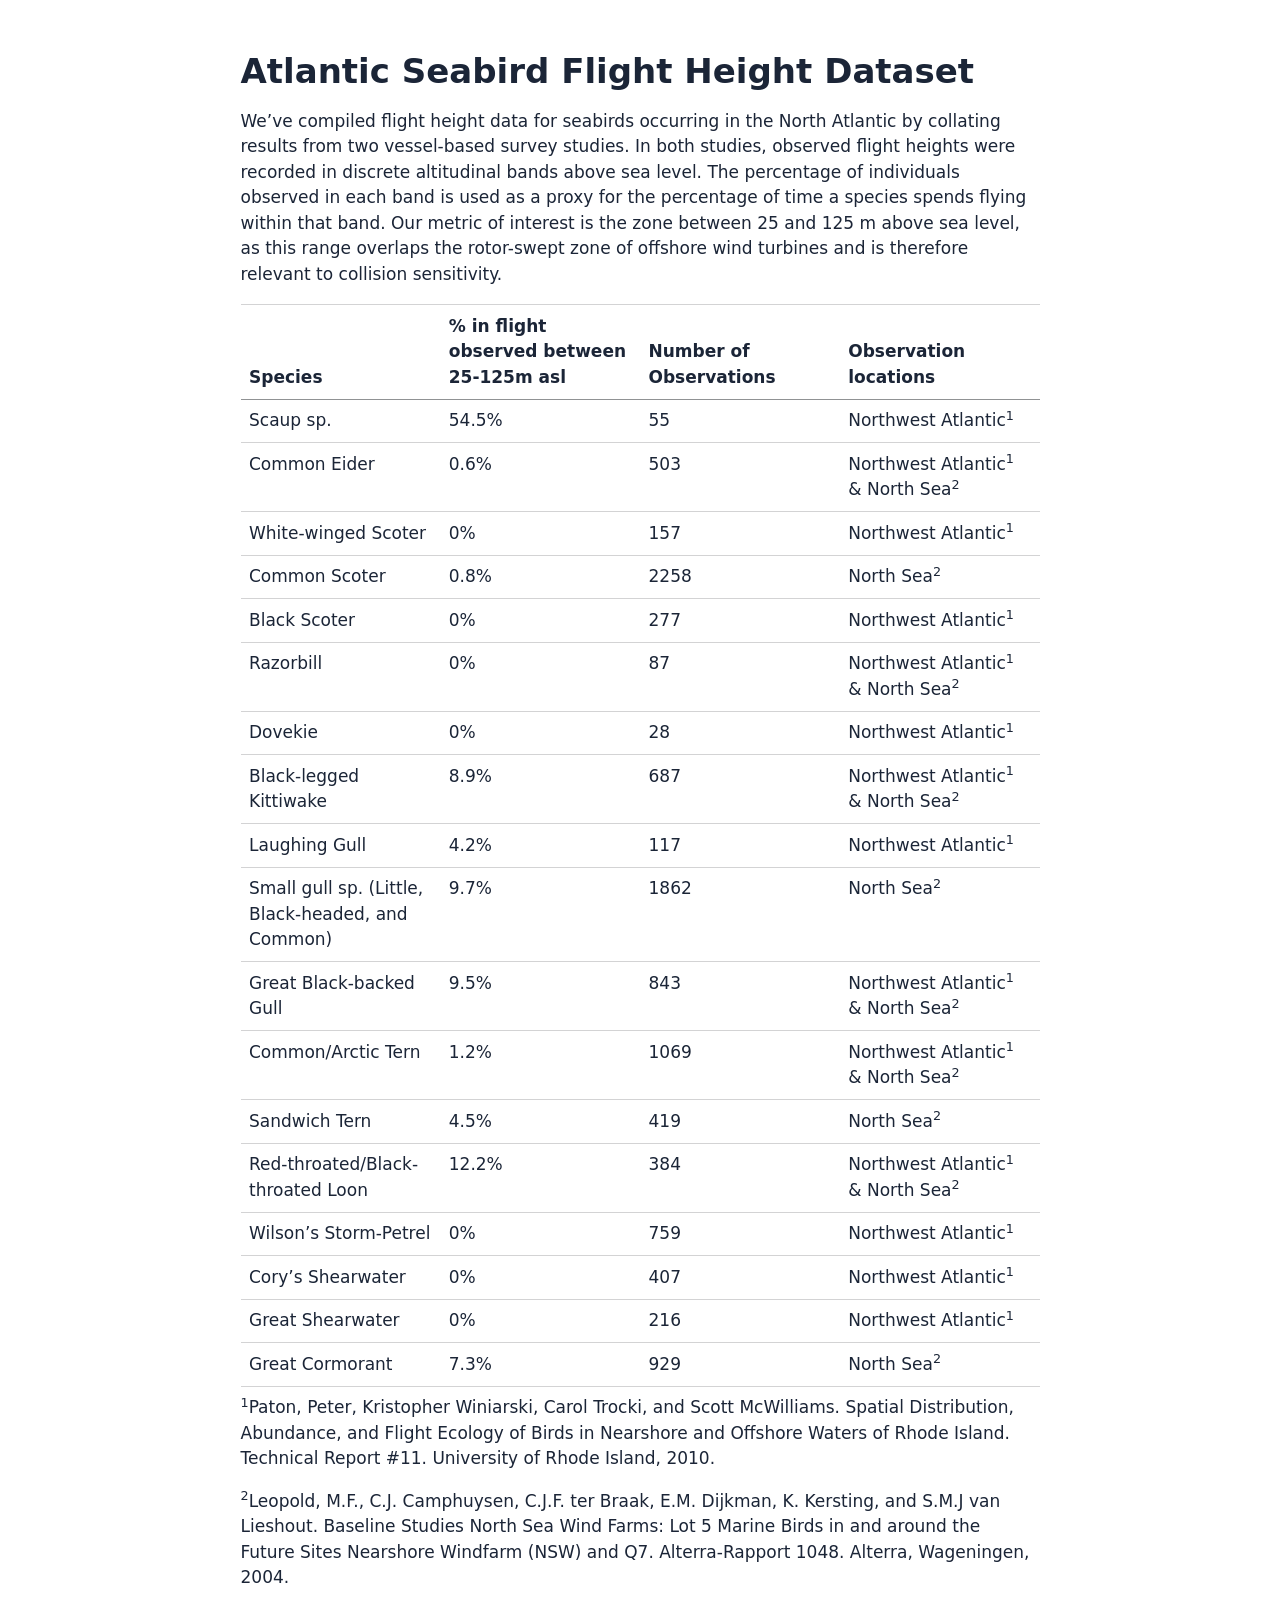
<file: docs/flight_height_reference.html>
<!DOCTYPE html>
<html xmlns="http://www.w3.org/1999/xhtml" lang="en" xml:lang="en"><head>

<meta charset="utf-8">
<meta name="generator" content="quarto-1.7.32">

<meta name="viewport" content="width=device-width, initial-scale=1.0, user-scalable=yes">


<title>flight_height_reference</title>
<style>
code{white-space: pre-wrap;}
span.smallcaps{font-variant: small-caps;}
div.columns{display: flex; gap: min(4vw, 1.5em);}
div.column{flex: auto; overflow-x: auto;}
div.hanging-indent{margin-left: 1.5em; text-indent: -1.5em;}
ul.task-list{list-style: none;}
ul.task-list li input[type="checkbox"] {
  width: 0.8em;
  margin: 0 0.8em 0.2em -1em; /* quarto-specific, see https://github.com/quarto-dev/quarto-cli/issues/4556 */ 
  vertical-align: middle;
}
</style>


<script src="flight_height_reference_files/libs/clipboard/clipboard.min.js"></script>
<script src="flight_height_reference_files/libs/quarto-html/quarto.js" type="module"></script>
<script src="flight_height_reference_files/libs/quarto-html/tabsets/tabsets.js" type="module"></script>
<script src="flight_height_reference_files/libs/quarto-html/popper.min.js"></script>
<script src="flight_height_reference_files/libs/quarto-html/tippy.umd.min.js"></script>
<script src="flight_height_reference_files/libs/quarto-html/anchor.min.js"></script>
<link href="flight_height_reference_files/libs/quarto-html/tippy.css" rel="stylesheet">
<link href="flight_height_reference_files/libs/quarto-html/quarto-syntax-highlighting-37eea08aefeeee20ff55810ff984fec1.css" rel="stylesheet" id="quarto-text-highlighting-styles">
<script src="flight_height_reference_files/libs/bootstrap/bootstrap.min.js"></script>
<link href="flight_height_reference_files/libs/bootstrap/bootstrap-icons.css" rel="stylesheet">
<link href="flight_height_reference_files/libs/bootstrap/bootstrap-81267100e462c21b3d6c0d5bf76a3417.min.css" rel="stylesheet" append-hash="true" id="quarto-bootstrap" data-mode="light">


<link rel="stylesheet" href="styles.css">
</head>

<body class="fullcontent quarto-light">

<div id="quarto-content" class="page-columns page-rows-contents page-layout-article">

<main class="content" id="quarto-document-content">




<section id="atlantic-seabird-flight-height-dataset" class="level1">
<h1>Atlantic Seabird Flight Height Dataset</h1>
<p>We’ve compiled flight height data for seabirds occurring in the North Atlantic by collating results from two vessel-based survey studies. In both studies, observed flight heights were recorded in discrete altitudinal bands above sea level. The percentage of individuals observed in each band is used as a proxy for the percentage of time a species spends flying within that band. Our metric of interest is the zone between 25 and 125 m above sea level, as this range overlaps the rotor-swept zone of offshore wind turbines and is therefore relevant to collision sensitivity.</p>
<table class="caption-top table">
<colgroup>
<col style="width: 25%">
<col style="width: 25%">
<col style="width: 25%">
<col style="width: 25%">
</colgroup>
<thead>
<tr class="header">
<th>Species</th>
<th>% in flight observed between 25-125m asl</th>
<th>Number of Observations</th>
<th>Observation locations</th>
</tr>
</thead>
<tbody>
<tr class="odd">
<td>Scaup sp.</td>
<td>54.5%</td>
<td>55</td>
<td>Northwest Atlantic<sup>1</sup></td>
</tr>
<tr class="even">
<td>Common Eider</td>
<td>0.6%</td>
<td>503</td>
<td>Northwest Atlantic<sup>1</sup> &amp; North Sea<sup>2</sup></td>
</tr>
<tr class="odd">
<td>White-winged Scoter</td>
<td>0%</td>
<td>157</td>
<td>Northwest Atlantic<sup>1</sup></td>
</tr>
<tr class="even">
<td>Common Scoter</td>
<td>0.8%</td>
<td>2258</td>
<td>North Sea<sup>2</sup></td>
</tr>
<tr class="odd">
<td>Black Scoter</td>
<td>0%</td>
<td>277</td>
<td>Northwest Atlantic<sup>1</sup></td>
</tr>
<tr class="even">
<td>Razorbill</td>
<td>0%</td>
<td>87</td>
<td>Northwest Atlantic<sup>1</sup> &amp; North Sea<sup>2</sup></td>
</tr>
<tr class="odd">
<td>Dovekie</td>
<td>0%</td>
<td>28</td>
<td>Northwest Atlantic<sup>1</sup></td>
</tr>
<tr class="even">
<td>Black-legged Kittiwake</td>
<td>8.9%</td>
<td>687</td>
<td>Northwest Atlantic<sup>1</sup> &amp; North Sea<sup>2</sup></td>
</tr>
<tr class="odd">
<td>Laughing Gull</td>
<td>4.2%</td>
<td>117</td>
<td>Northwest Atlantic<sup>1</sup></td>
</tr>
<tr class="even">
<td>Small gull sp. (Little, Black-headed, and Common)</td>
<td>9.7%</td>
<td>1862</td>
<td>North Sea<sup>2</sup></td>
</tr>
<tr class="odd">
<td>Great Black-backed Gull</td>
<td>9.5%</td>
<td>843</td>
<td>Northwest Atlantic<sup>1</sup> &amp; North Sea<sup>2</sup></td>
</tr>
<tr class="even">
<td>Common/Arctic Tern</td>
<td>1.2%</td>
<td>1069</td>
<td>Northwest Atlantic<sup>1</sup> &amp; North Sea<sup>2</sup></td>
</tr>
<tr class="odd">
<td>Sandwich Tern</td>
<td>4.5%</td>
<td>419</td>
<td>North Sea<sup>2</sup></td>
</tr>
<tr class="even">
<td>Red-throated/Black-throated Loon</td>
<td>12.2%</td>
<td>384</td>
<td>Northwest Atlantic<sup>1</sup> &amp; North Sea<sup>2</sup></td>
</tr>
<tr class="odd">
<td>Wilson’s Storm-Petrel</td>
<td>0%</td>
<td>759</td>
<td>Northwest Atlantic<sup>1</sup></td>
</tr>
<tr class="even">
<td>Cory’s Shearwater</td>
<td>0%</td>
<td>407</td>
<td>Northwest Atlantic<sup>1</sup></td>
</tr>
<tr class="odd">
<td>Great Shearwater</td>
<td>0%</td>
<td>216</td>
<td>Northwest Atlantic<sup>1</sup></td>
</tr>
<tr class="even">
<td>Great Cormorant</td>
<td>7.3%</td>
<td>929</td>
<td>North Sea<sup>2</sup></td>
</tr>
</tbody>
</table>
<p><sup>1</sup>Paton, Peter, Kristopher Winiarski, Carol Trocki, and Scott McWilliams. Spatial Distribution, Abundance, and Flight Ecology of Birds in Nearshore and Offshore Waters of Rhode Island. Technical Report #11. University of Rhode Island, 2010.</p>
<p><sup>2</sup>Leopold, M.F., C.J. Camphuysen, C.J.F. ter Braak, E.M. Dijkman, K. Kersting, and S.M.J van Lieshout. Baseline Studies North Sea Wind Farms: Lot 5 Marine Birds in and around the Future Sites Nearshore Windfarm (NSW) and Q7. Alterra-Rapport 1048. Alterra, Wageningen, 2004.</p>
</section>

</main>
<!-- /main column -->
<script id="quarto-html-after-body" type="application/javascript">
  window.document.addEventListener("DOMContentLoaded", function (event) {
    const icon = "";
    const anchorJS = new window.AnchorJS();
    anchorJS.options = {
      placement: 'right',
      icon: icon
    };
    anchorJS.add('.anchored');
    const isCodeAnnotation = (el) => {
      for (const clz of el.classList) {
        if (clz.startsWith('code-annotation-')) {                     
          return true;
        }
      }
      return false;
    }
    const onCopySuccess = function(e) {
      // button target
      const button = e.trigger;
      // don't keep focus
      button.blur();
      // flash "checked"
      button.classList.add('code-copy-button-checked');
      var currentTitle = button.getAttribute("title");
      button.setAttribute("title", "Copied!");
      let tooltip;
      if (window.bootstrap) {
        button.setAttribute("data-bs-toggle", "tooltip");
        button.setAttribute("data-bs-placement", "left");
        button.setAttribute("data-bs-title", "Copied!");
        tooltip = new bootstrap.Tooltip(button, 
          { trigger: "manual", 
            customClass: "code-copy-button-tooltip",
            offset: [0, -8]});
        tooltip.show();    
      }
      setTimeout(function() {
        if (tooltip) {
          tooltip.hide();
          button.removeAttribute("data-bs-title");
          button.removeAttribute("data-bs-toggle");
          button.removeAttribute("data-bs-placement");
        }
        button.setAttribute("title", currentTitle);
        button.classList.remove('code-copy-button-checked');
      }, 1000);
      // clear code selection
      e.clearSelection();
    }
    const getTextToCopy = function(trigger) {
        const codeEl = trigger.previousElementSibling.cloneNode(true);
        for (const childEl of codeEl.children) {
          if (isCodeAnnotation(childEl)) {
            childEl.remove();
          }
        }
        return codeEl.innerText;
    }
    const clipboard = new window.ClipboardJS('.code-copy-button:not([data-in-quarto-modal])', {
      text: getTextToCopy
    });
    clipboard.on('success', onCopySuccess);
    if (window.document.getElementById('quarto-embedded-source-code-modal')) {
      const clipboardModal = new window.ClipboardJS('.code-copy-button[data-in-quarto-modal]', {
        text: getTextToCopy,
        container: window.document.getElementById('quarto-embedded-source-code-modal')
      });
      clipboardModal.on('success', onCopySuccess);
    }
      var localhostRegex = new RegExp(/^(?:http|https):\/\/localhost\:?[0-9]*\//);
      var mailtoRegex = new RegExp(/^mailto:/);
        var filterRegex = new RegExp('/' + window.location.host + '/');
      var isInternal = (href) => {
          return filterRegex.test(href) || localhostRegex.test(href) || mailtoRegex.test(href);
      }
      // Inspect non-navigation links and adorn them if external
     var links = window.document.querySelectorAll('a[href]:not(.nav-link):not(.navbar-brand):not(.toc-action):not(.sidebar-link):not(.sidebar-item-toggle):not(.pagination-link):not(.no-external):not([aria-hidden]):not(.dropdown-item):not(.quarto-navigation-tool):not(.about-link)');
      for (var i=0; i<links.length; i++) {
        const link = links[i];
        if (!isInternal(link.href)) {
          // undo the damage that might have been done by quarto-nav.js in the case of
          // links that we want to consider external
          if (link.dataset.originalHref !== undefined) {
            link.href = link.dataset.originalHref;
          }
        }
      }
    function tippyHover(el, contentFn, onTriggerFn, onUntriggerFn) {
      const config = {
        allowHTML: true,
        maxWidth: 500,
        delay: 100,
        arrow: false,
        appendTo: function(el) {
            return el.parentElement;
        },
        interactive: true,
        interactiveBorder: 10,
        theme: 'quarto',
        placement: 'bottom-start',
      };
      if (contentFn) {
        config.content = contentFn;
      }
      if (onTriggerFn) {
        config.onTrigger = onTriggerFn;
      }
      if (onUntriggerFn) {
        config.onUntrigger = onUntriggerFn;
      }
      window.tippy(el, config); 
    }
    const noterefs = window.document.querySelectorAll('a[role="doc-noteref"]');
    for (var i=0; i<noterefs.length; i++) {
      const ref = noterefs[i];
      tippyHover(ref, function() {
        // use id or data attribute instead here
        let href = ref.getAttribute('data-footnote-href') || ref.getAttribute('href');
        try { href = new URL(href).hash; } catch {}
        const id = href.replace(/^#\/?/, "");
        const note = window.document.getElementById(id);
        if (note) {
          return note.innerHTML;
        } else {
          return "";
        }
      });
    }
    const xrefs = window.document.querySelectorAll('a.quarto-xref');
    const processXRef = (id, note) => {
      // Strip column container classes
      const stripColumnClz = (el) => {
        el.classList.remove("page-full", "page-columns");
        if (el.children) {
          for (const child of el.children) {
            stripColumnClz(child);
          }
        }
      }
      stripColumnClz(note)
      if (id === null || id.startsWith('sec-')) {
        // Special case sections, only their first couple elements
        const container = document.createElement("div");
        if (note.children && note.children.length > 2) {
          container.appendChild(note.children[0].cloneNode(true));
          for (let i = 1; i < note.children.length; i++) {
            const child = note.children[i];
            if (child.tagName === "P" && child.innerText === "") {
              continue;
            } else {
              container.appendChild(child.cloneNode(true));
              break;
            }
          }
          if (window.Quarto?.typesetMath) {
            window.Quarto.typesetMath(container);
          }
          return container.innerHTML
        } else {
          if (window.Quarto?.typesetMath) {
            window.Quarto.typesetMath(note);
          }
          return note.innerHTML;
        }
      } else {
        // Remove any anchor links if they are present
        const anchorLink = note.querySelector('a.anchorjs-link');
        if (anchorLink) {
          anchorLink.remove();
        }
        if (window.Quarto?.typesetMath) {
          window.Quarto.typesetMath(note);
        }
        if (note.classList.contains("callout")) {
          return note.outerHTML;
        } else {
          return note.innerHTML;
        }
      }
    }
    for (var i=0; i<xrefs.length; i++) {
      const xref = xrefs[i];
      tippyHover(xref, undefined, function(instance) {
        instance.disable();
        let url = xref.getAttribute('href');
        let hash = undefined; 
        if (url.startsWith('#')) {
          hash = url;
        } else {
          try { hash = new URL(url).hash; } catch {}
        }
        if (hash) {
          const id = hash.replace(/^#\/?/, "");
          const note = window.document.getElementById(id);
          if (note !== null) {
            try {
              const html = processXRef(id, note.cloneNode(true));
              instance.setContent(html);
            } finally {
              instance.enable();
              instance.show();
            }
          } else {
            // See if we can fetch this
            fetch(url.split('#')[0])
            .then(res => res.text())
            .then(html => {
              const parser = new DOMParser();
              const htmlDoc = parser.parseFromString(html, "text/html");
              const note = htmlDoc.getElementById(id);
              if (note !== null) {
                const html = processXRef(id, note);
                instance.setContent(html);
              } 
            }).finally(() => {
              instance.enable();
              instance.show();
            });
          }
        } else {
          // See if we can fetch a full url (with no hash to target)
          // This is a special case and we should probably do some content thinning / targeting
          fetch(url)
          .then(res => res.text())
          .then(html => {
            const parser = new DOMParser();
            const htmlDoc = parser.parseFromString(html, "text/html");
            const note = htmlDoc.querySelector('main.content');
            if (note !== null) {
              // This should only happen for chapter cross references
              // (since there is no id in the URL)
              // remove the first header
              if (note.children.length > 0 && note.children[0].tagName === "HEADER") {
                note.children[0].remove();
              }
              const html = processXRef(null, note);
              instance.setContent(html);
            } 
          }).finally(() => {
            instance.enable();
            instance.show();
          });
        }
      }, function(instance) {
      });
    }
        let selectedAnnoteEl;
        const selectorForAnnotation = ( cell, annotation) => {
          let cellAttr = 'data-code-cell="' + cell + '"';
          let lineAttr = 'data-code-annotation="' +  annotation + '"';
          const selector = 'span[' + cellAttr + '][' + lineAttr + ']';
          return selector;
        }
        const selectCodeLines = (annoteEl) => {
          const doc = window.document;
          const targetCell = annoteEl.getAttribute("data-target-cell");
          const targetAnnotation = annoteEl.getAttribute("data-target-annotation");
          const annoteSpan = window.document.querySelector(selectorForAnnotation(targetCell, targetAnnotation));
          const lines = annoteSpan.getAttribute("data-code-lines").split(",");
          const lineIds = lines.map((line) => {
            return targetCell + "-" + line;
          })
          let top = null;
          let height = null;
          let parent = null;
          if (lineIds.length > 0) {
              //compute the position of the single el (top and bottom and make a div)
              const el = window.document.getElementById(lineIds[0]);
              top = el.offsetTop;
              height = el.offsetHeight;
              parent = el.parentElement.parentElement;
            if (lineIds.length > 1) {
              const lastEl = window.document.getElementById(lineIds[lineIds.length - 1]);
              const bottom = lastEl.offsetTop + lastEl.offsetHeight;
              height = bottom - top;
            }
            if (top !== null && height !== null && parent !== null) {
              // cook up a div (if necessary) and position it 
              let div = window.document.getElementById("code-annotation-line-highlight");
              if (div === null) {
                div = window.document.createElement("div");
                div.setAttribute("id", "code-annotation-line-highlight");
                div.style.position = 'absolute';
                parent.appendChild(div);
              }
              div.style.top = top - 2 + "px";
              div.style.height = height + 4 + "px";
              div.style.left = 0;
              let gutterDiv = window.document.getElementById("code-annotation-line-highlight-gutter");
              if (gutterDiv === null) {
                gutterDiv = window.document.createElement("div");
                gutterDiv.setAttribute("id", "code-annotation-line-highlight-gutter");
                gutterDiv.style.position = 'absolute';
                const codeCell = window.document.getElementById(targetCell);
                const gutter = codeCell.querySelector('.code-annotation-gutter');
                gutter.appendChild(gutterDiv);
              }
              gutterDiv.style.top = top - 2 + "px";
              gutterDiv.style.height = height + 4 + "px";
            }
            selectedAnnoteEl = annoteEl;
          }
        };
        const unselectCodeLines = () => {
          const elementsIds = ["code-annotation-line-highlight", "code-annotation-line-highlight-gutter"];
          elementsIds.forEach((elId) => {
            const div = window.document.getElementById(elId);
            if (div) {
              div.remove();
            }
          });
          selectedAnnoteEl = undefined;
        };
          // Handle positioning of the toggle
      window.addEventListener(
        "resize",
        throttle(() => {
          elRect = undefined;
          if (selectedAnnoteEl) {
            selectCodeLines(selectedAnnoteEl);
          }
        }, 10)
      );
      function throttle(fn, ms) {
      let throttle = false;
      let timer;
        return (...args) => {
          if(!throttle) { // first call gets through
              fn.apply(this, args);
              throttle = true;
          } else { // all the others get throttled
              if(timer) clearTimeout(timer); // cancel #2
              timer = setTimeout(() => {
                fn.apply(this, args);
                timer = throttle = false;
              }, ms);
          }
        };
      }
        // Attach click handler to the DT
        const annoteDls = window.document.querySelectorAll('dt[data-target-cell]');
        for (const annoteDlNode of annoteDls) {
          annoteDlNode.addEventListener('click', (event) => {
            const clickedEl = event.target;
            if (clickedEl !== selectedAnnoteEl) {
              unselectCodeLines();
              const activeEl = window.document.querySelector('dt[data-target-cell].code-annotation-active');
              if (activeEl) {
                activeEl.classList.remove('code-annotation-active');
              }
              selectCodeLines(clickedEl);
              clickedEl.classList.add('code-annotation-active');
            } else {
              // Unselect the line
              unselectCodeLines();
              clickedEl.classList.remove('code-annotation-active');
            }
          });
        }
    const findCites = (el) => {
      const parentEl = el.parentElement;
      if (parentEl) {
        const cites = parentEl.dataset.cites;
        if (cites) {
          return {
            el,
            cites: cites.split(' ')
          };
        } else {
          return findCites(el.parentElement)
        }
      } else {
        return undefined;
      }
    };
    var bibliorefs = window.document.querySelectorAll('a[role="doc-biblioref"]');
    for (var i=0; i<bibliorefs.length; i++) {
      const ref = bibliorefs[i];
      const citeInfo = findCites(ref);
      if (citeInfo) {
        tippyHover(citeInfo.el, function() {
          var popup = window.document.createElement('div');
          citeInfo.cites.forEach(function(cite) {
            var citeDiv = window.document.createElement('div');
            citeDiv.classList.add('hanging-indent');
            citeDiv.classList.add('csl-entry');
            var biblioDiv = window.document.getElementById('ref-' + cite);
            if (biblioDiv) {
              citeDiv.innerHTML = biblioDiv.innerHTML;
            }
            popup.appendChild(citeDiv);
          });
          return popup.innerHTML;
        });
      }
    }
  });
  </script>
</div> <!-- /content -->




</body></html>
</file>
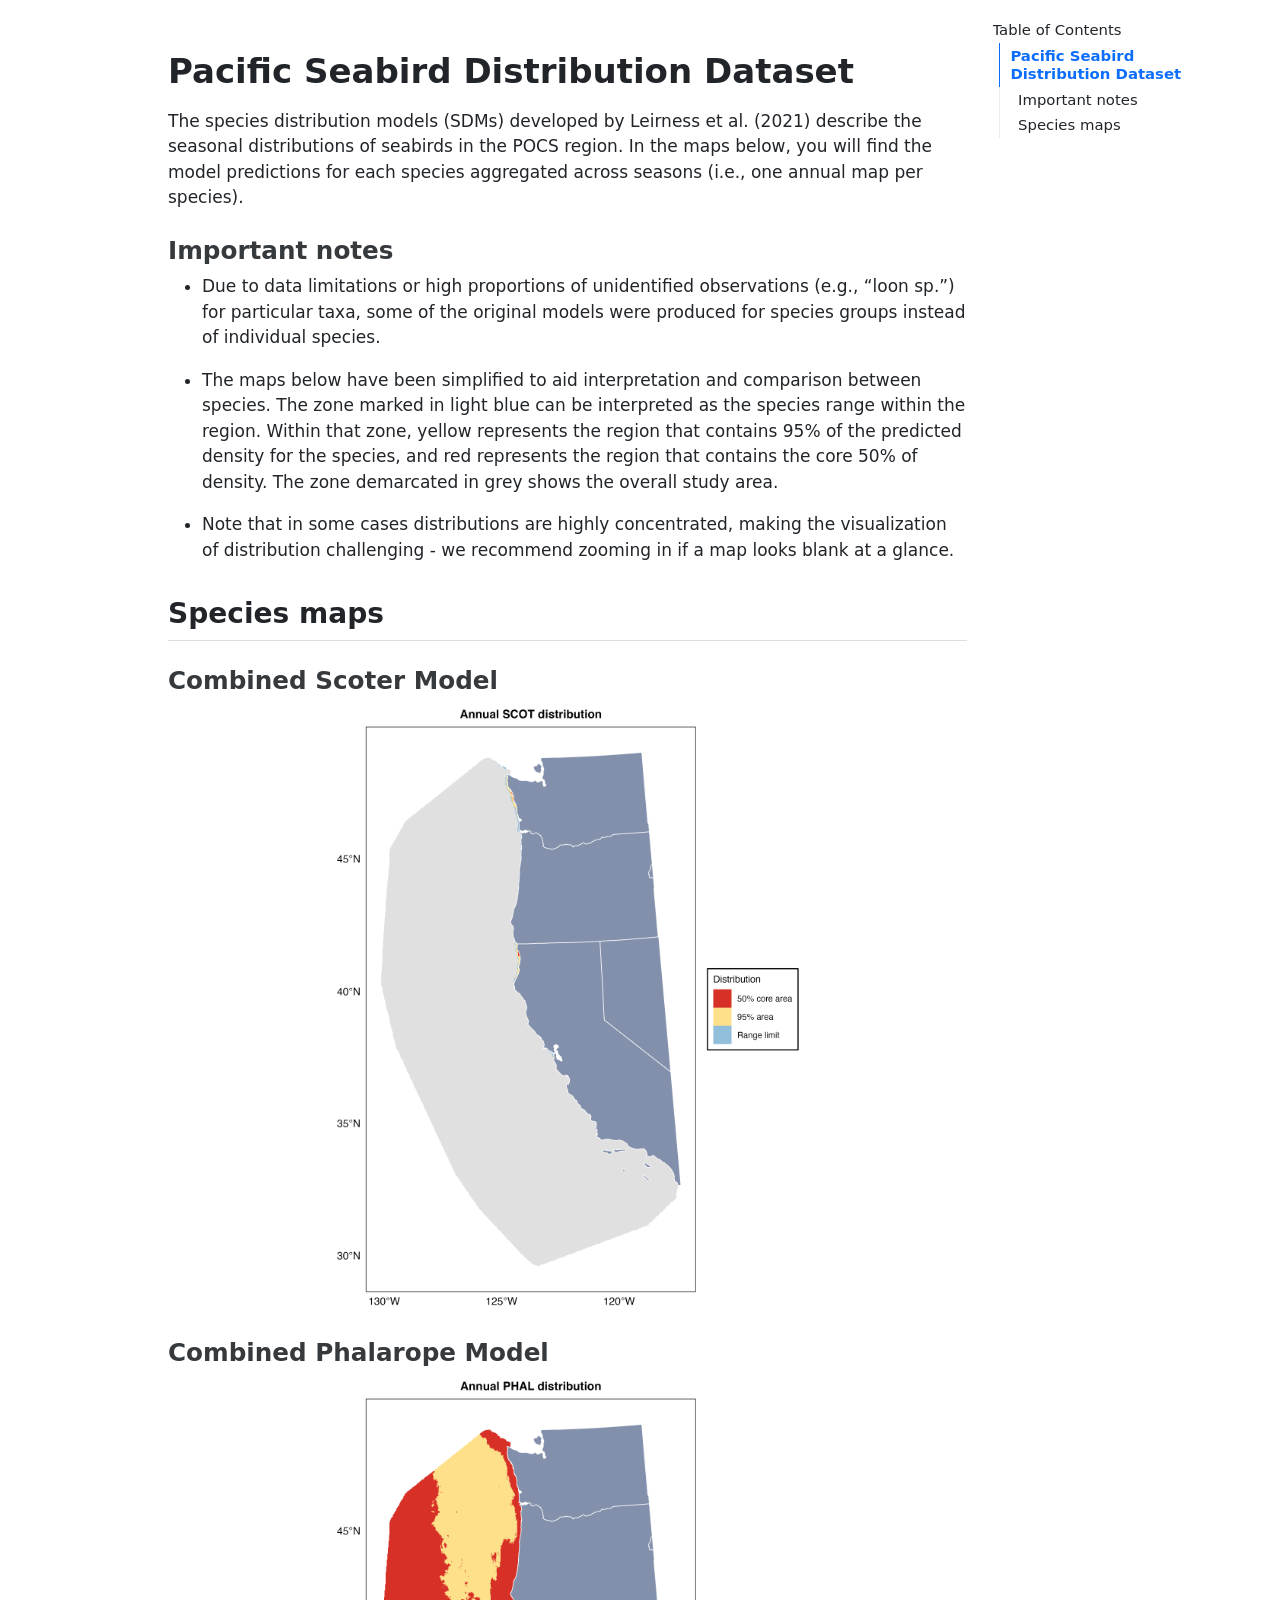
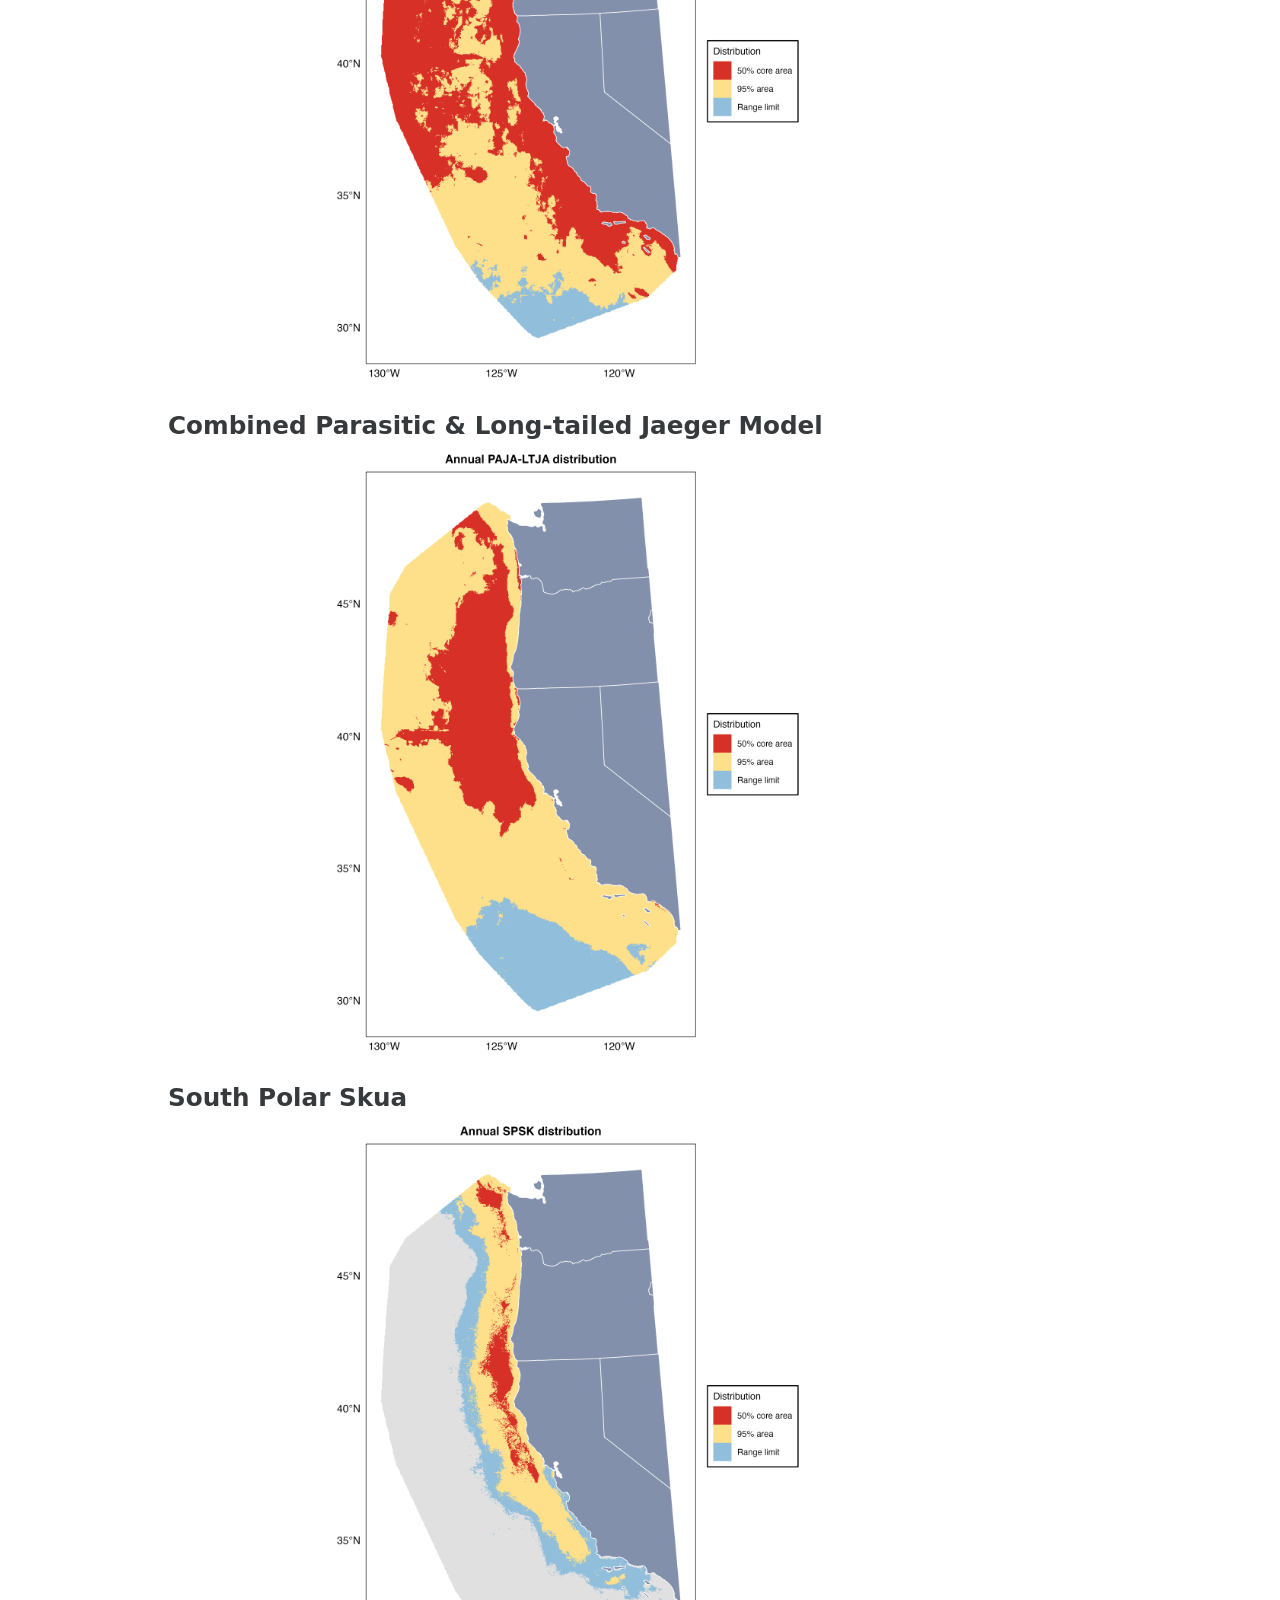
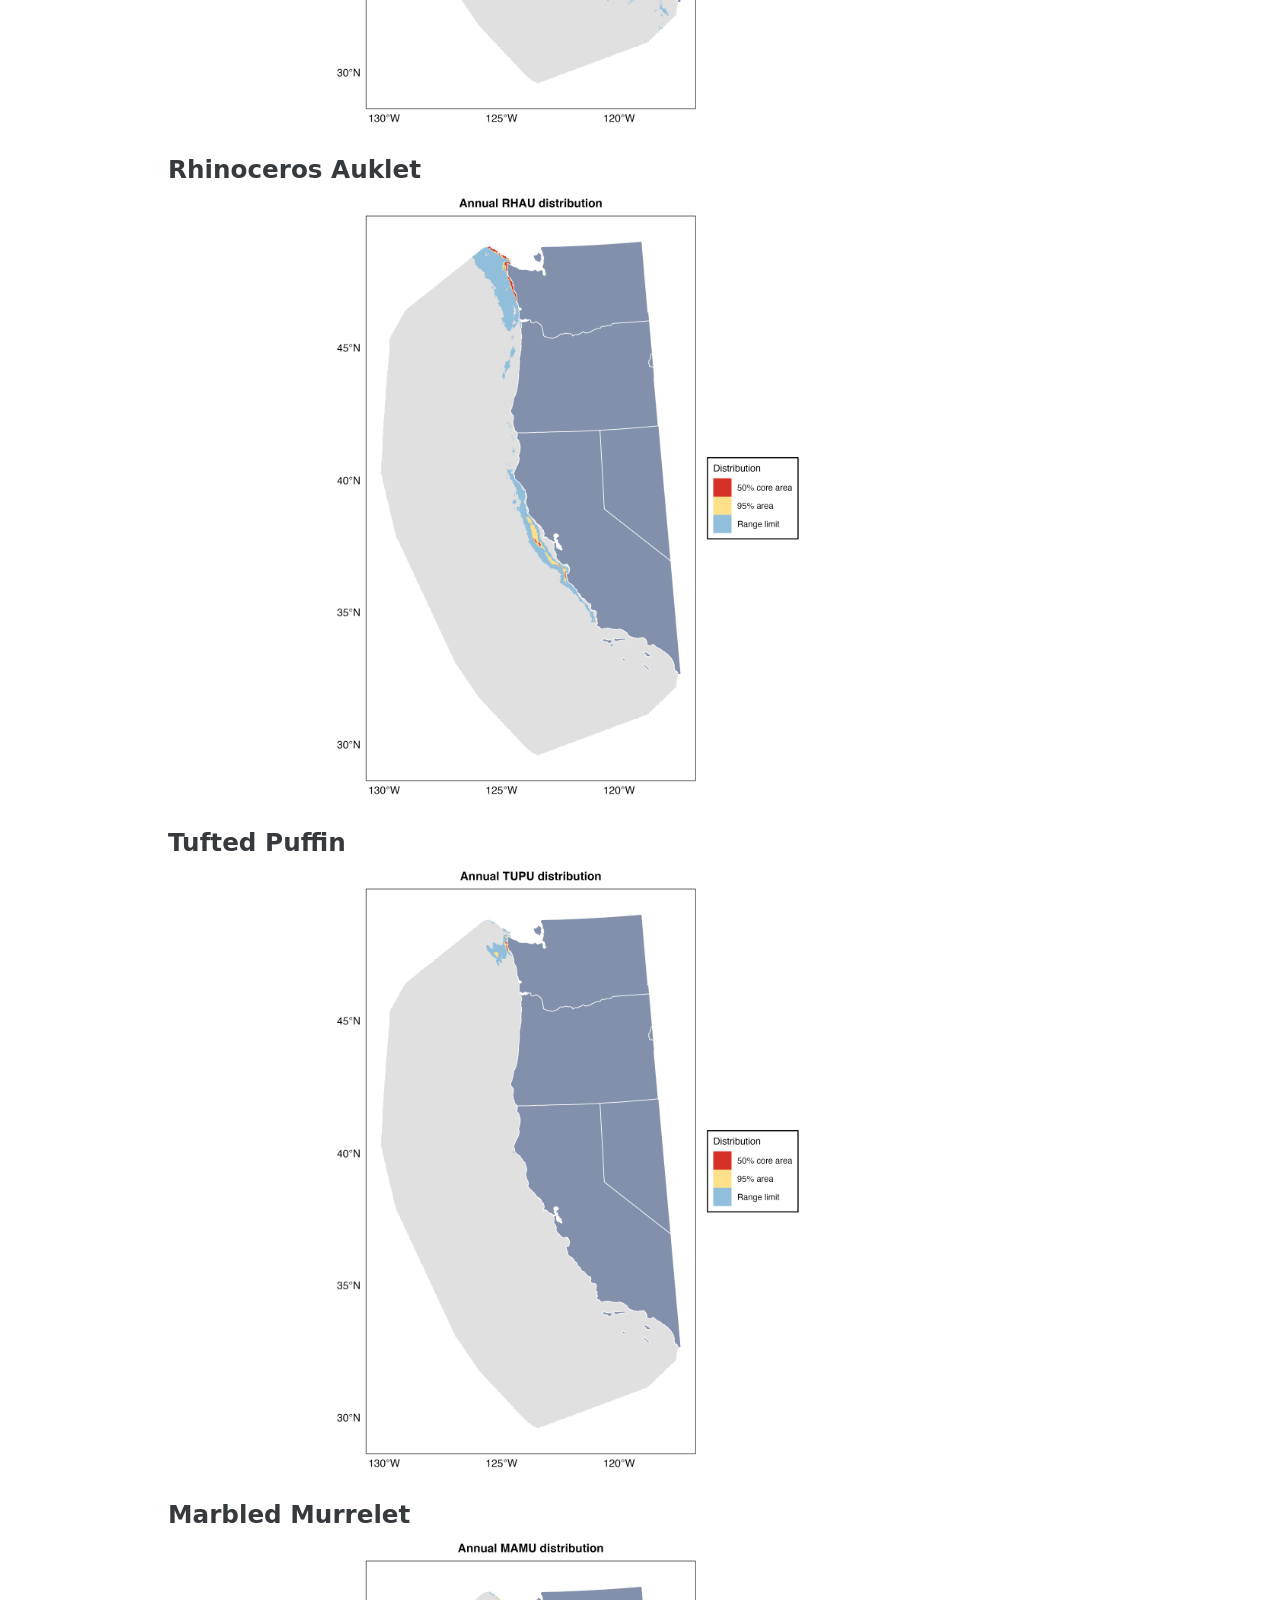
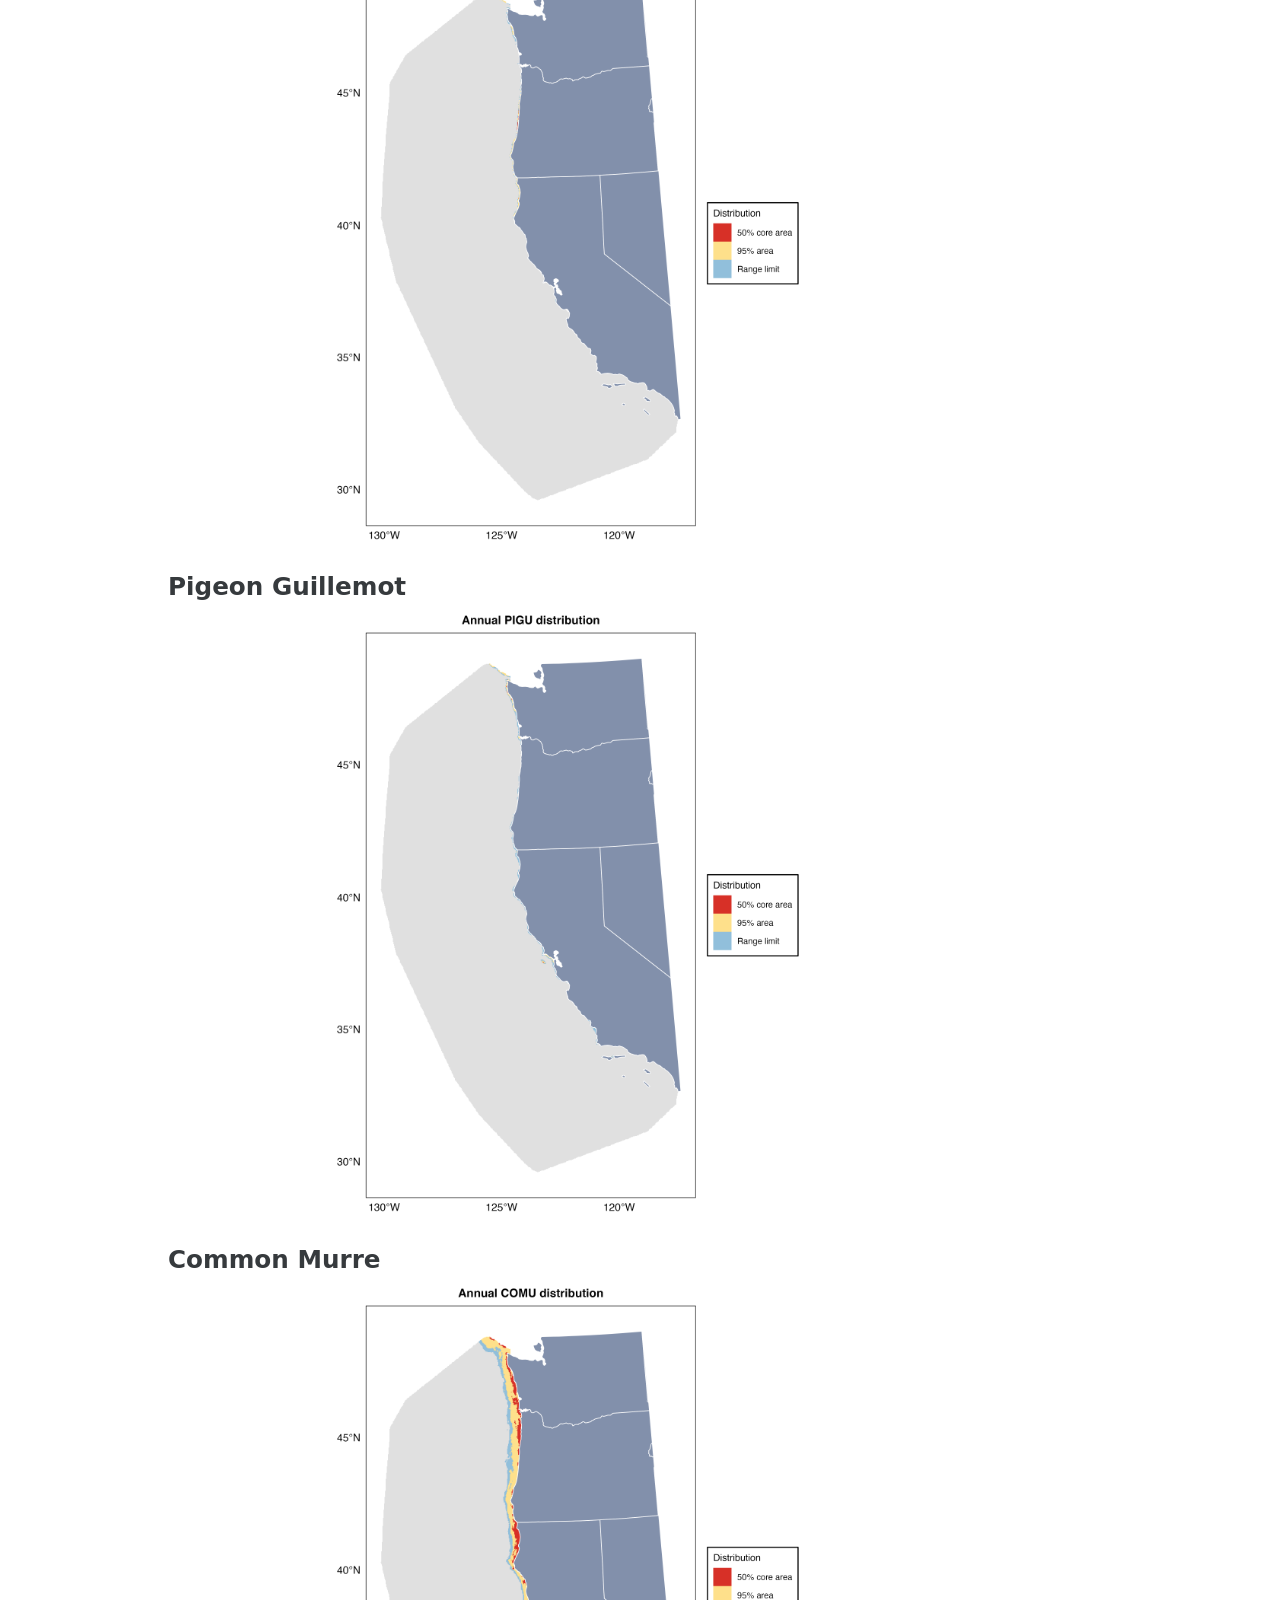
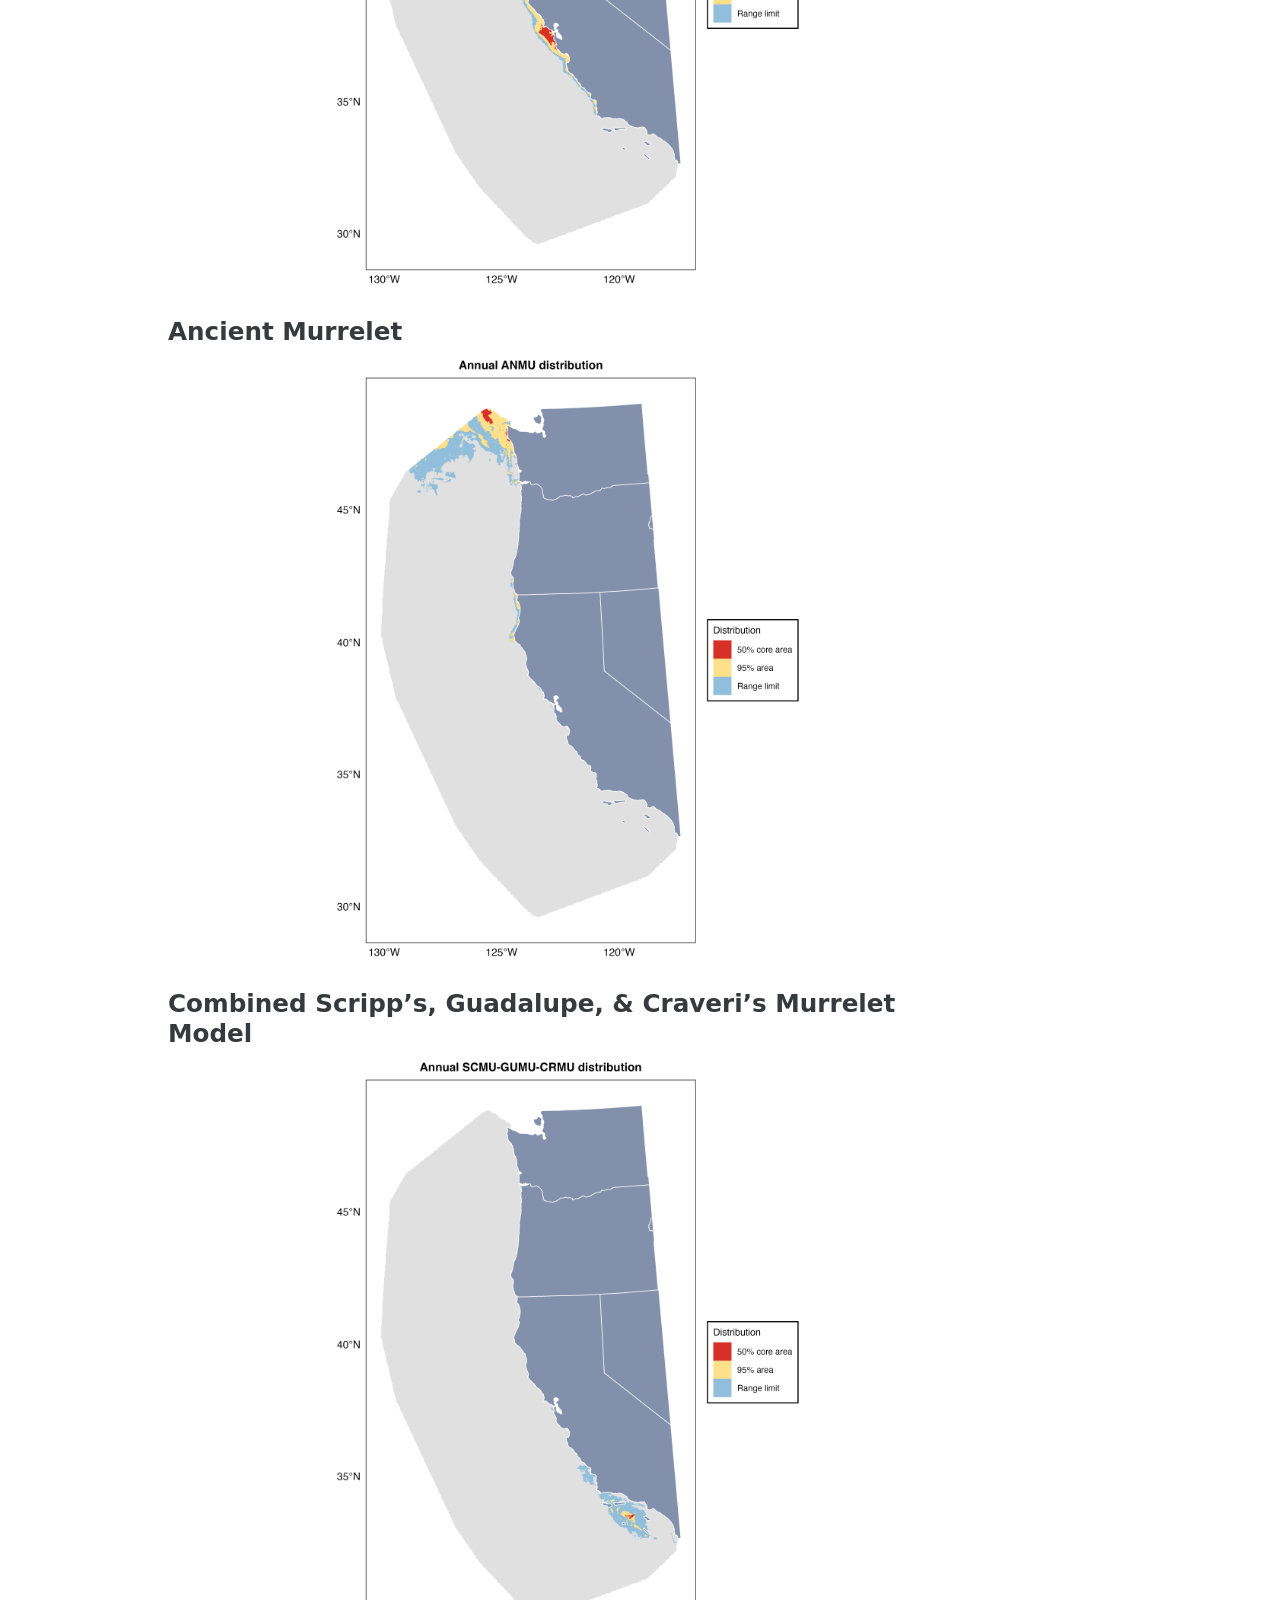
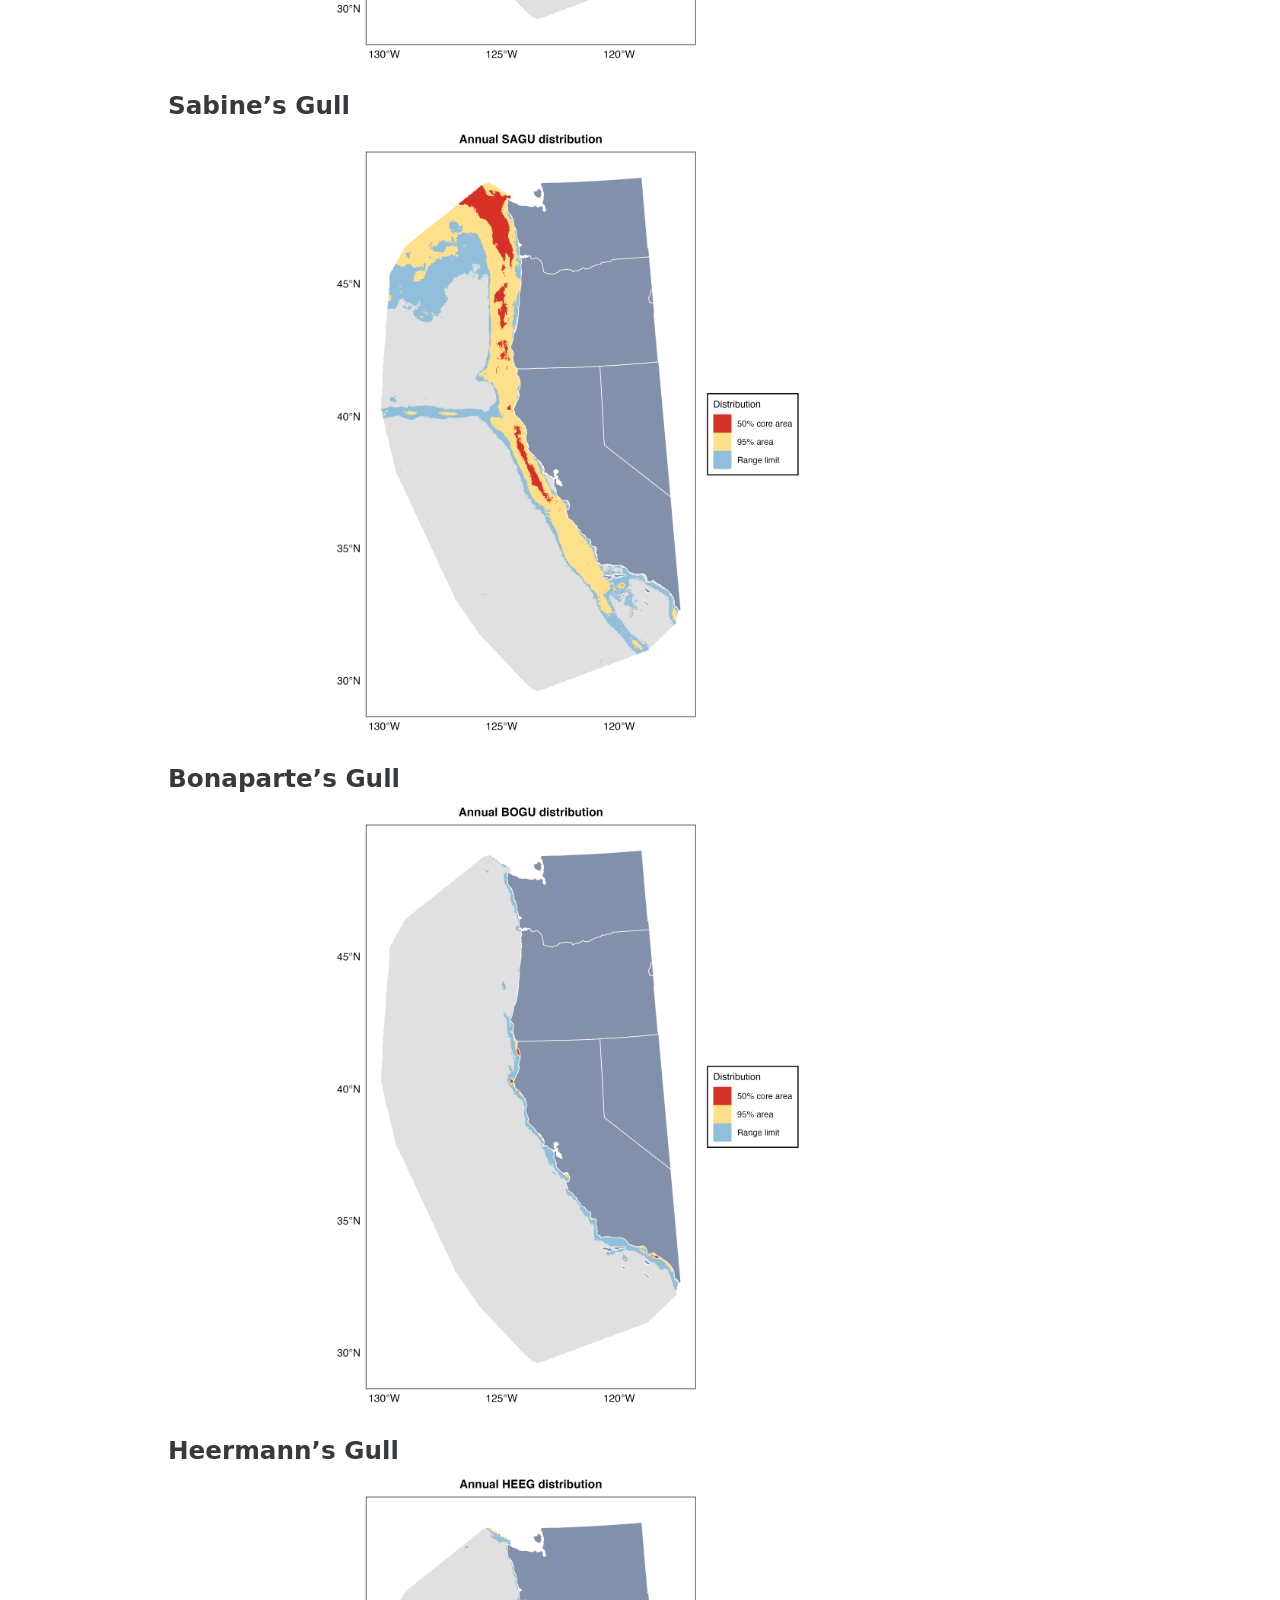
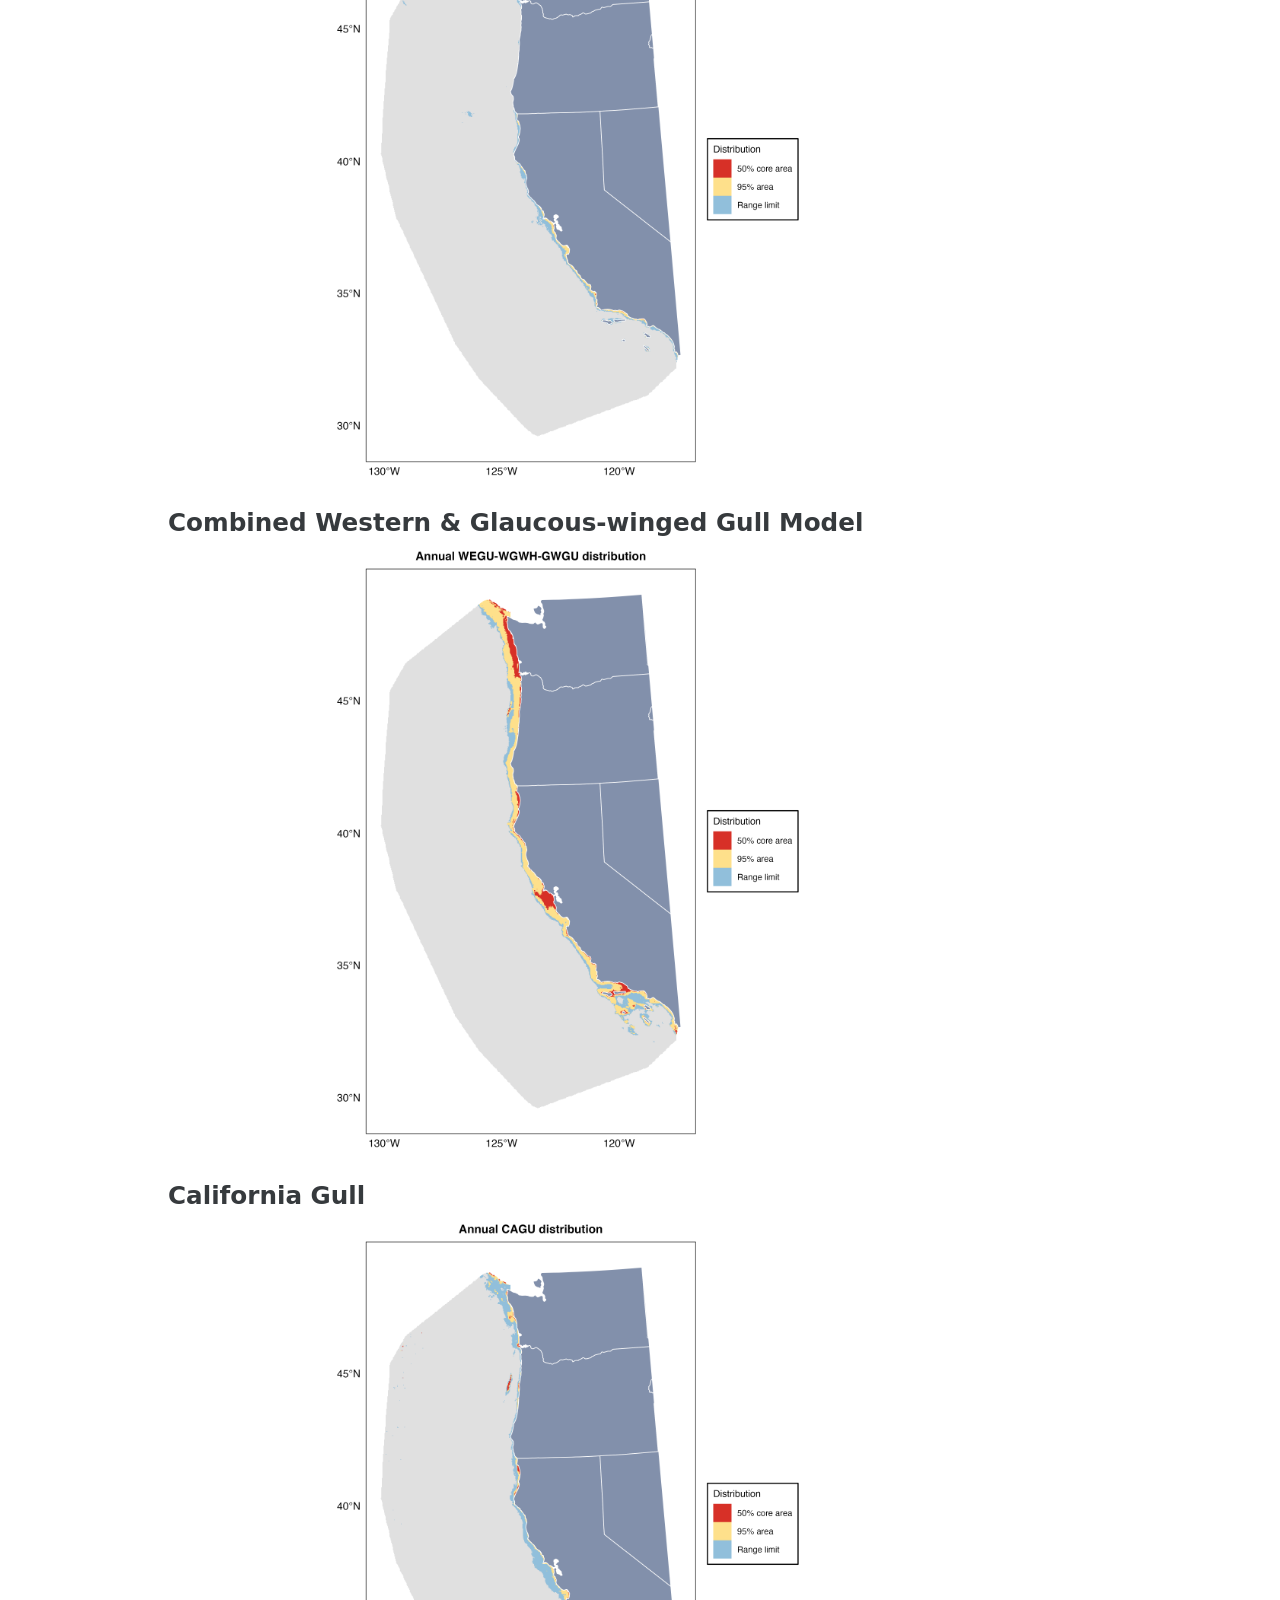
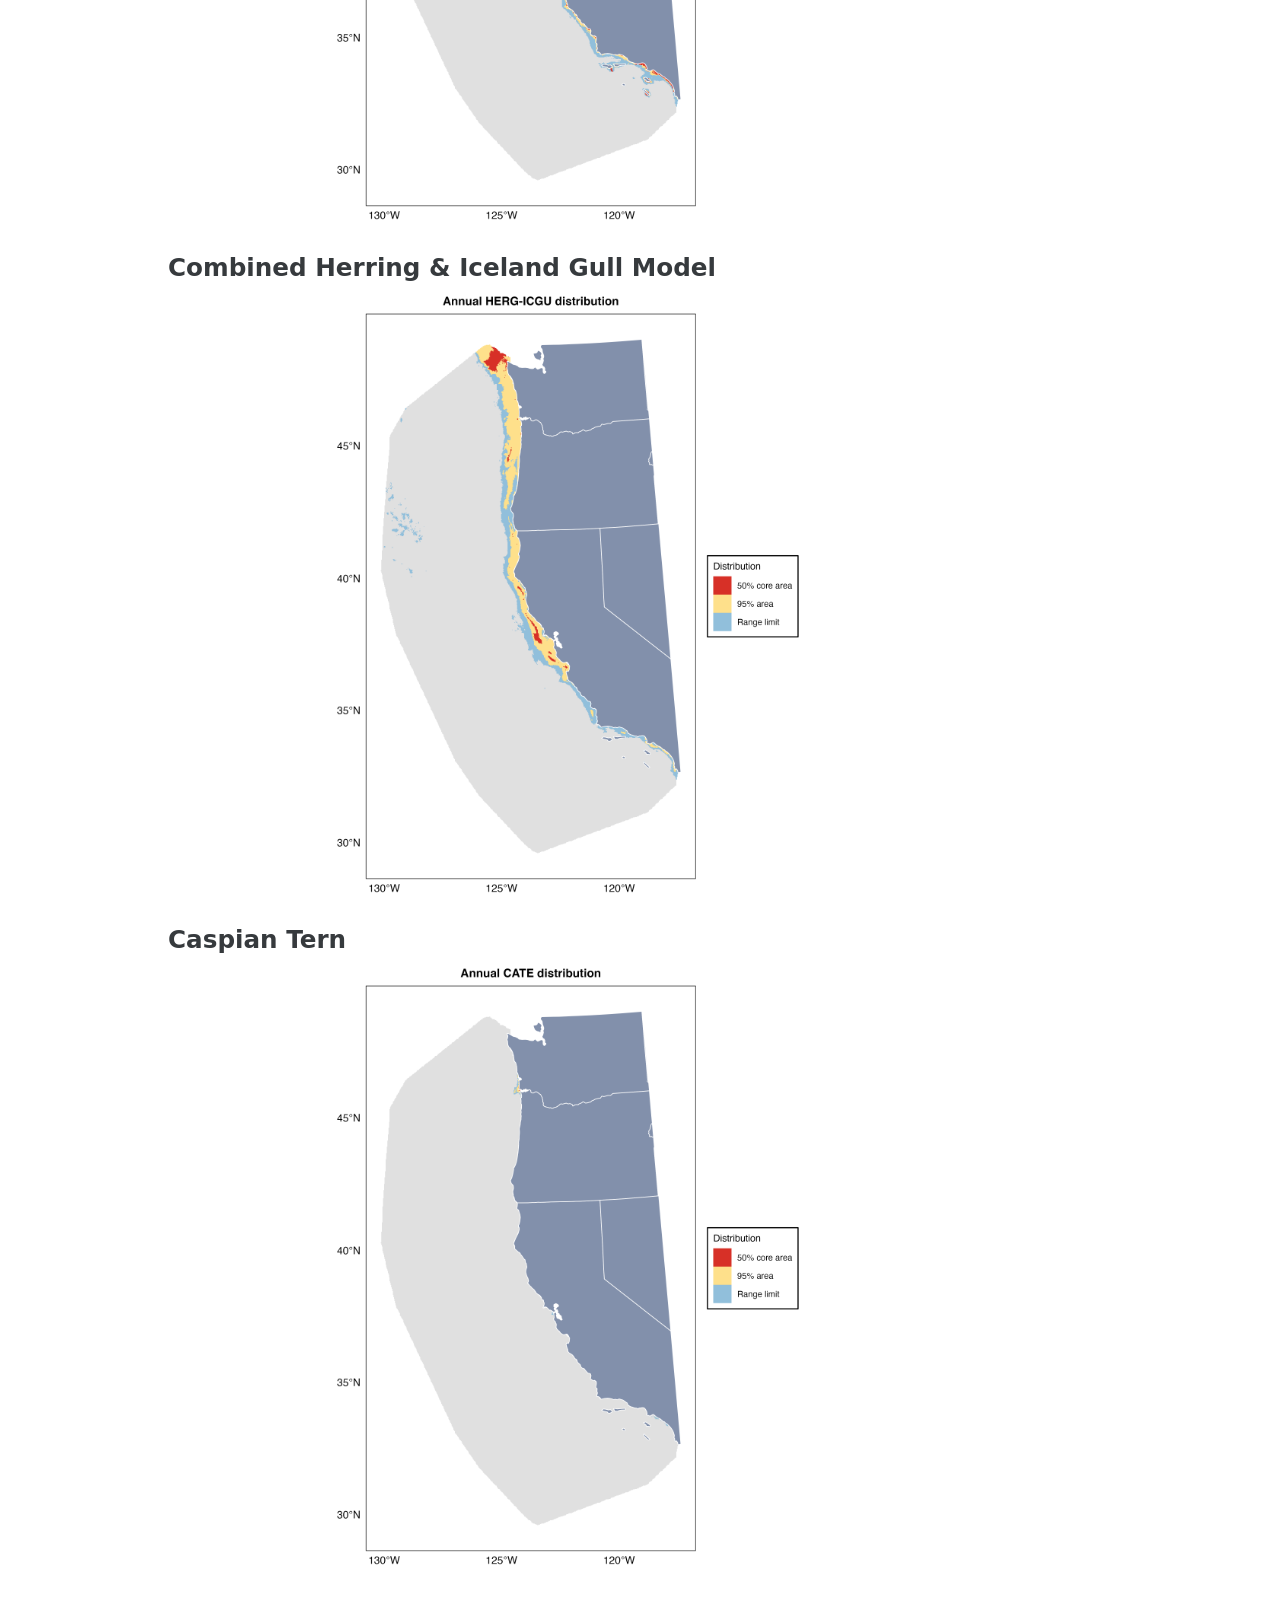
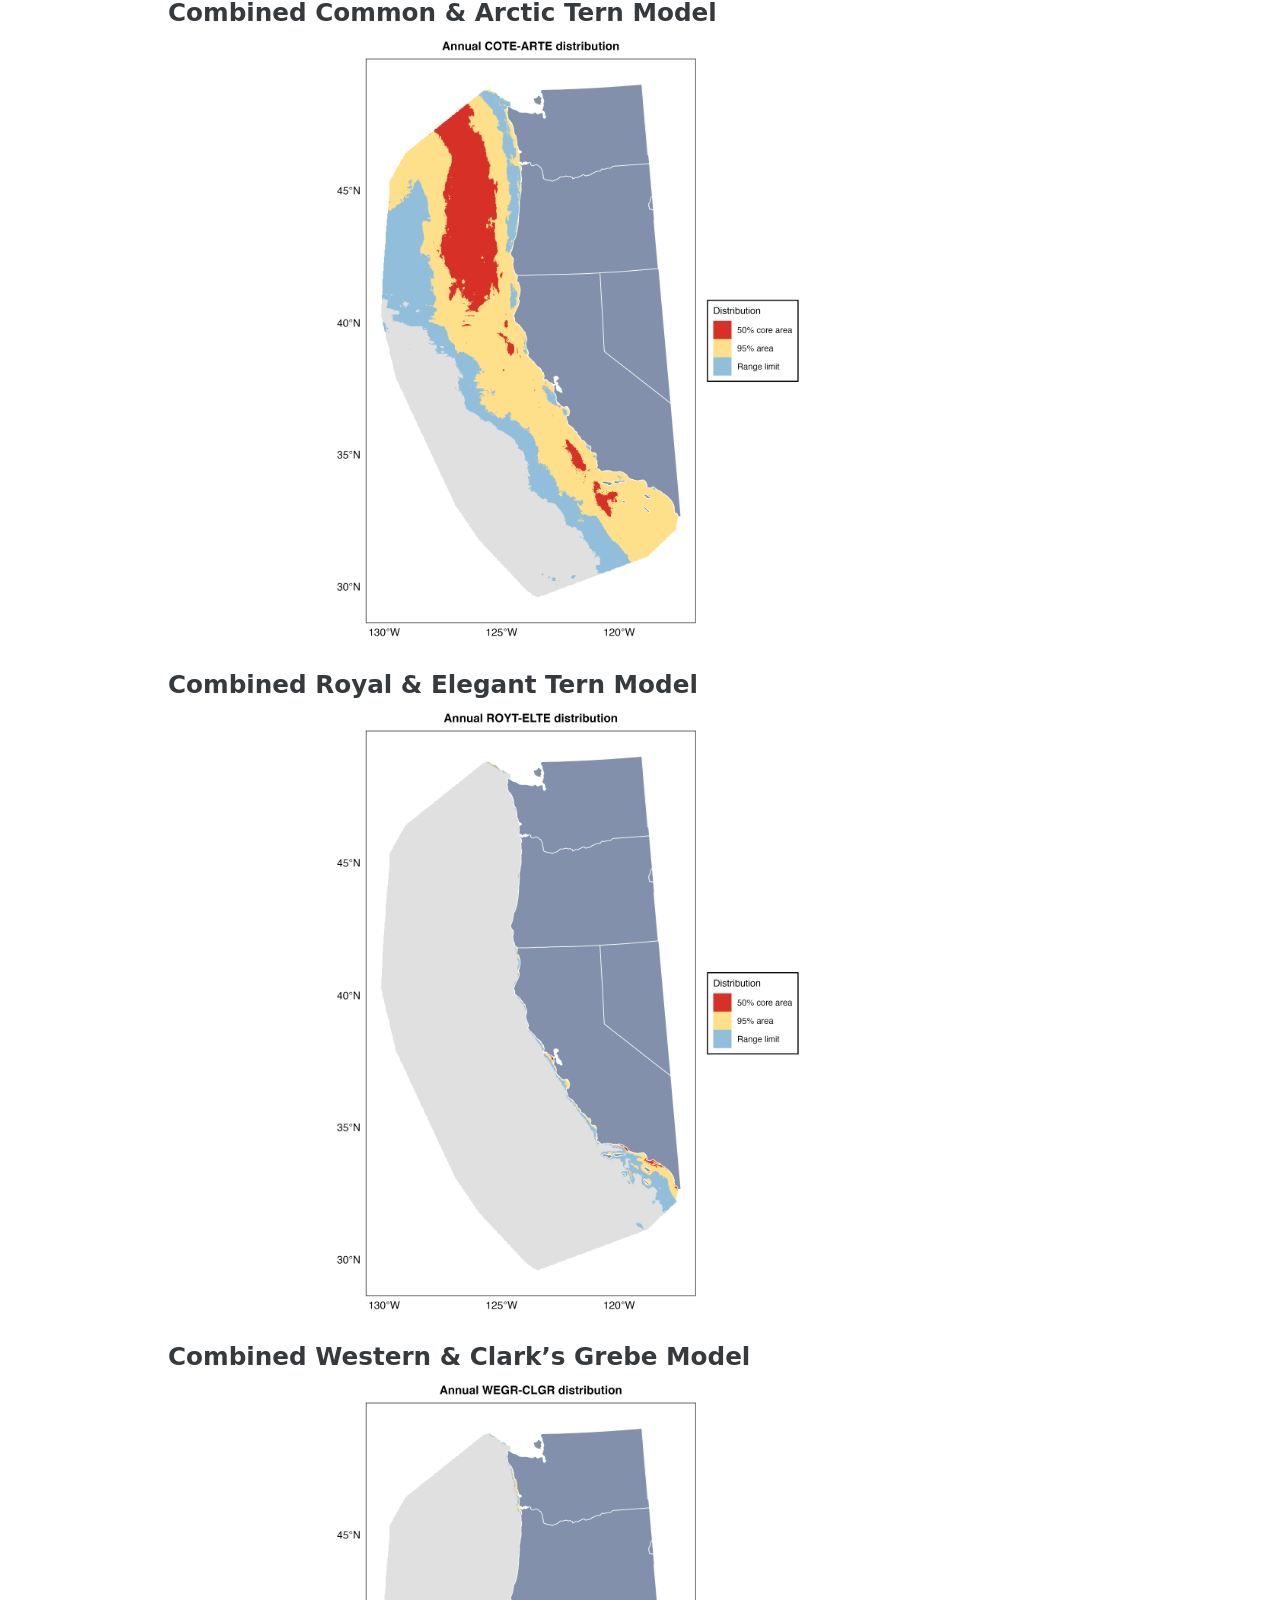
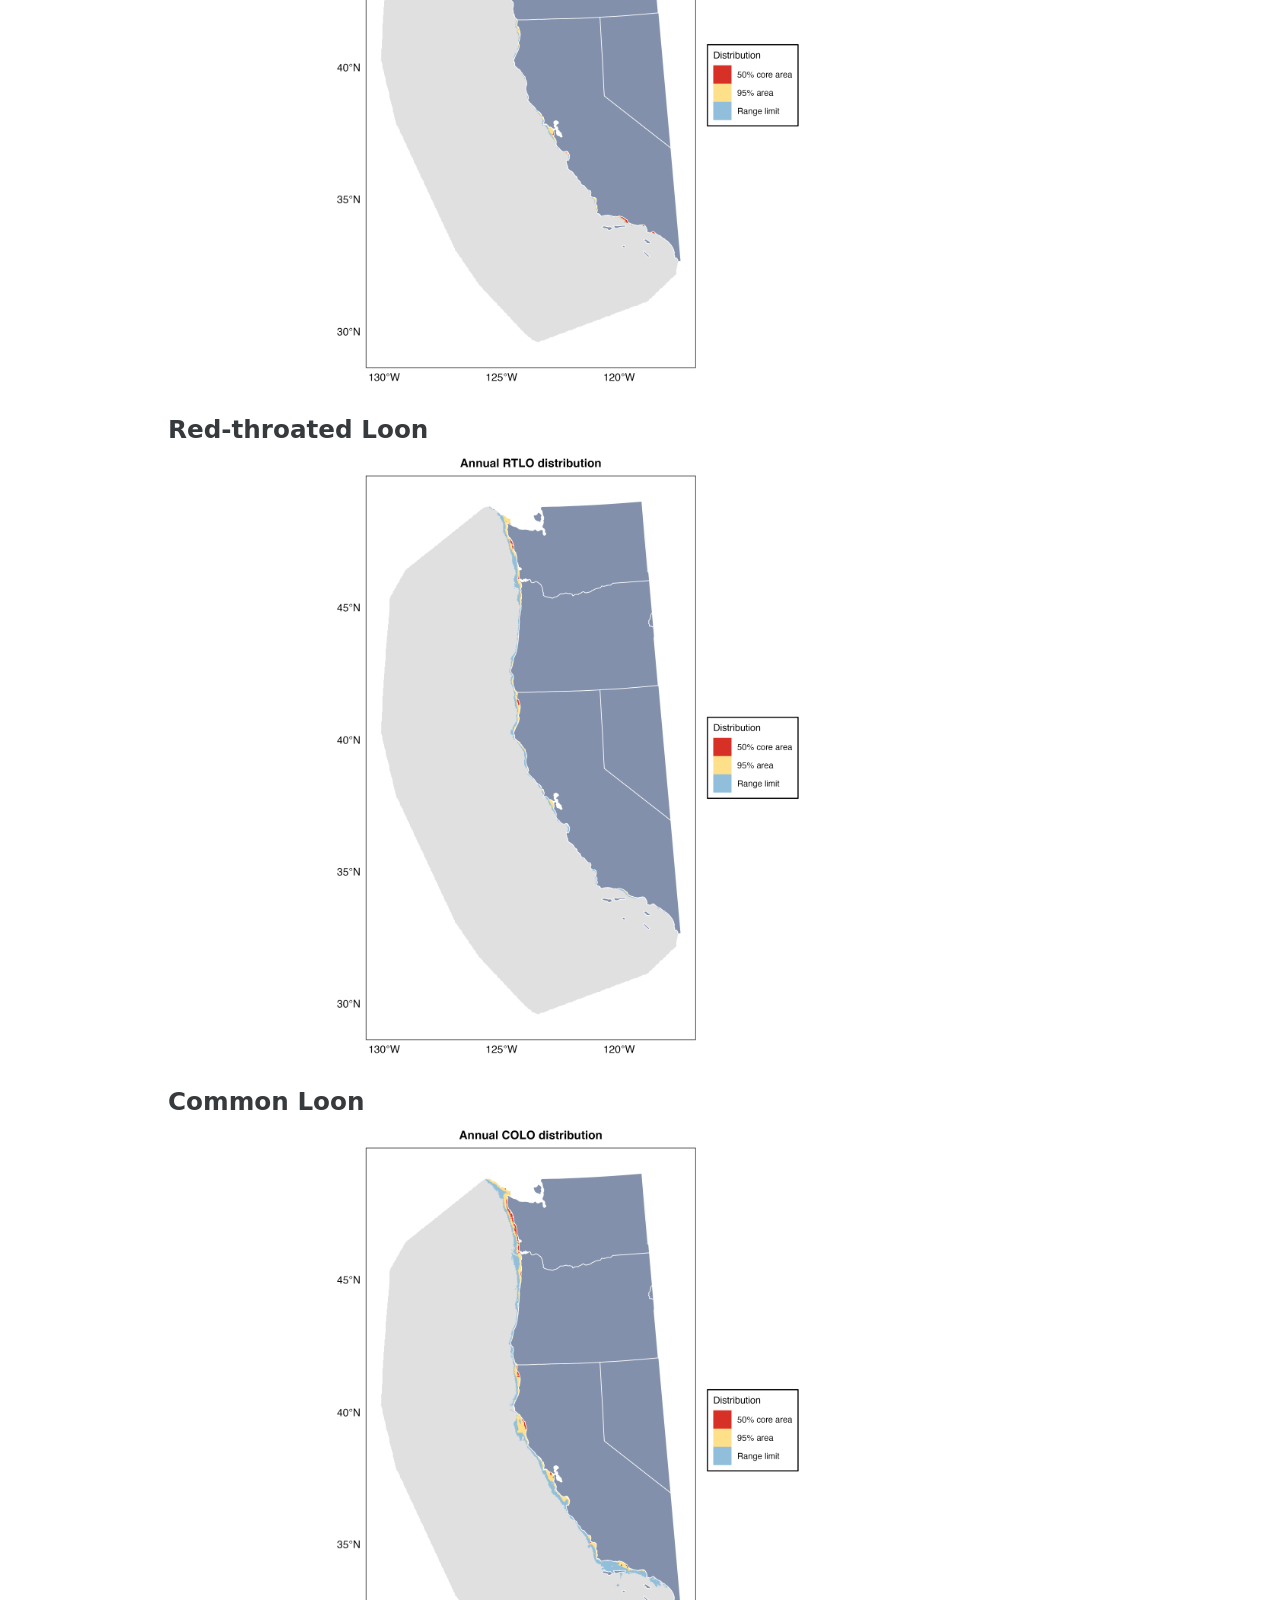
<file: docs/spatial_reference.html>
<!DOCTYPE html>
<html xmlns="http://www.w3.org/1999/xhtml" lang="en" xml:lang="en"><head>

<meta charset="utf-8">
<meta name="generator" content="quarto-1.7.32">

<meta name="viewport" content="width=device-width, initial-scale=1.0, user-scalable=yes">


<title>spatial_reference</title>
<style>
code{white-space: pre-wrap;}
span.smallcaps{font-variant: small-caps;}
div.columns{display: flex; gap: min(4vw, 1.5em);}
div.column{flex: auto; overflow-x: auto;}
div.hanging-indent{margin-left: 1.5em; text-indent: -1.5em;}
ul.task-list{list-style: none;}
ul.task-list li input[type="checkbox"] {
  width: 0.8em;
  margin: 0 0.8em 0.2em -1em; /* quarto-specific, see https://github.com/quarto-dev/quarto-cli/issues/4556 */ 
  vertical-align: middle;
}
</style>


<script src="spatial_reference_files/libs/clipboard/clipboard.min.js"></script>
<script src="spatial_reference_files/libs/quarto-html/quarto.js" type="module"></script>
<script src="spatial_reference_files/libs/quarto-html/tabsets/tabsets.js" type="module"></script>
<script src="spatial_reference_files/libs/quarto-html/popper.min.js"></script>
<script src="spatial_reference_files/libs/quarto-html/tippy.umd.min.js"></script>
<script src="spatial_reference_files/libs/quarto-html/anchor.min.js"></script>
<link href="spatial_reference_files/libs/quarto-html/tippy.css" rel="stylesheet">
<link href="spatial_reference_files/libs/quarto-html/quarto-syntax-highlighting-37eea08aefeeee20ff55810ff984fec1.css" rel="stylesheet" id="quarto-text-highlighting-styles">
<script src="spatial_reference_files/libs/bootstrap/bootstrap.min.js"></script>
<link href="spatial_reference_files/libs/bootstrap/bootstrap-icons.css" rel="stylesheet">
<link href="spatial_reference_files/libs/bootstrap/bootstrap-81267100e462c21b3d6c0d5bf76a3417.min.css" rel="stylesheet" append-hash="true" id="quarto-bootstrap" data-mode="light">


</head>

<body class="quarto-light">

<div id="quarto-content" class="page-columns page-rows-contents page-layout-article">
<div id="quarto-margin-sidebar" class="sidebar margin-sidebar">
  <nav id="TOC" role="doc-toc" class="toc-active">
    <h2 id="toc-title">Table of Contents</h2>
   
  <ul>
  <li><a href="#pacific-seabird-distribution-dataset" id="toc-pacific-seabird-distribution-dataset" class="nav-link active" data-scroll-target="#pacific-seabird-distribution-dataset"><strong>Pacific Seabird Distribution Dataset</strong></a>
  <ul class="collapse">
  <li><a href="#important-notes" id="toc-important-notes" class="nav-link" data-scroll-target="#important-notes">Important notes</a></li>
  <li><a href="#species-maps" id="toc-species-maps" class="nav-link" data-scroll-target="#species-maps">Species maps</a>
  <ul class="collapse">
  <li><a href="#combined-scoter-model" id="toc-combined-scoter-model" class="nav-link" data-scroll-target="#combined-scoter-model">Combined Scoter Model</a></li>
  <li><a href="#combined-phalarope-model" id="toc-combined-phalarope-model" class="nav-link" data-scroll-target="#combined-phalarope-model">Combined Phalarope Model</a></li>
  <li><a href="#combined-parasitic-long-tailed-jaeger-model" id="toc-combined-parasitic-long-tailed-jaeger-model" class="nav-link" data-scroll-target="#combined-parasitic-long-tailed-jaeger-model">Combined Parasitic &amp; Long-tailed Jaeger Model</a></li>
  <li><a href="#south-polar-skua" id="toc-south-polar-skua" class="nav-link" data-scroll-target="#south-polar-skua">South Polar Skua</a></li>
  <li><a href="#rhinoceros-auklet" id="toc-rhinoceros-auklet" class="nav-link" data-scroll-target="#rhinoceros-auklet">Rhinoceros Auklet</a></li>
  <li><a href="#tufted-puffin" id="toc-tufted-puffin" class="nav-link" data-scroll-target="#tufted-puffin">Tufted Puffin</a></li>
  <li><a href="#marbled-murrelet" id="toc-marbled-murrelet" class="nav-link" data-scroll-target="#marbled-murrelet">Marbled Murrelet</a></li>
  <li><a href="#pigeon-guillemot" id="toc-pigeon-guillemot" class="nav-link" data-scroll-target="#pigeon-guillemot">Pigeon Guillemot</a></li>
  <li><a href="#common-murre" id="toc-common-murre" class="nav-link" data-scroll-target="#common-murre">Common Murre</a></li>
  <li><a href="#ancient-murrelet" id="toc-ancient-murrelet" class="nav-link" data-scroll-target="#ancient-murrelet">Ancient Murrelet</a></li>
  <li><a href="#combined-scripps-guadalupe-craveris-murrelet-model" id="toc-combined-scripps-guadalupe-craveris-murrelet-model" class="nav-link" data-scroll-target="#combined-scripps-guadalupe-craveris-murrelet-model">Combined Scripp’s, Guadalupe, &amp; Craveri’s Murrelet Model</a></li>
  <li><a href="#sabines-gull" id="toc-sabines-gull" class="nav-link" data-scroll-target="#sabines-gull">Sabine’s Gull</a></li>
  <li><a href="#bonapartes-gull" id="toc-bonapartes-gull" class="nav-link" data-scroll-target="#bonapartes-gull">Bonaparte’s Gull</a></li>
  <li><a href="#heermanns-gull" id="toc-heermanns-gull" class="nav-link" data-scroll-target="#heermanns-gull">Heermann’s Gull</a></li>
  <li><a href="#combined-western-glaucous-winged-gull-model" id="toc-combined-western-glaucous-winged-gull-model" class="nav-link" data-scroll-target="#combined-western-glaucous-winged-gull-model">Combined Western &amp; Glaucous-winged Gull Model</a></li>
  <li><a href="#california-gull" id="toc-california-gull" class="nav-link" data-scroll-target="#california-gull">California Gull</a></li>
  <li><a href="#combined-herring-iceland-gull-model" id="toc-combined-herring-iceland-gull-model" class="nav-link" data-scroll-target="#combined-herring-iceland-gull-model">Combined Herring &amp; Iceland Gull Model</a></li>
  <li><a href="#caspian-tern" id="toc-caspian-tern" class="nav-link" data-scroll-target="#caspian-tern">Caspian Tern</a></li>
  <li><a href="#combined-common-arctic-tern-model" id="toc-combined-common-arctic-tern-model" class="nav-link" data-scroll-target="#combined-common-arctic-tern-model">Combined Common &amp; Arctic Tern Model</a></li>
  <li><a href="#combined-royal-elegant-tern-model" id="toc-combined-royal-elegant-tern-model" class="nav-link" data-scroll-target="#combined-royal-elegant-tern-model">Combined Royal &amp; Elegant Tern Model</a></li>
  <li><a href="#combined-western-clarks-grebe-model" id="toc-combined-western-clarks-grebe-model" class="nav-link" data-scroll-target="#combined-western-clarks-grebe-model">Combined Western &amp; Clark’s Grebe Model</a></li>
  <li><a href="#red-throated-loon" id="toc-red-throated-loon" class="nav-link" data-scroll-target="#red-throated-loon">Red-throated Loon</a></li>
  <li><a href="#common-loon" id="toc-common-loon" class="nav-link" data-scroll-target="#common-loon">Common Loon</a></li>
  <li><a href="#combined-loon-model-includes-pacific-loon" id="toc-combined-loon-model-includes-pacific-loon" class="nav-link" data-scroll-target="#combined-loon-model-includes-pacific-loon">Combined Loon Model (includes Pacific Loon)</a></li>
  <li><a href="#black-footed-albatross" id="toc-black-footed-albatross" class="nav-link" data-scroll-target="#black-footed-albatross">Black-footed Albatross</a></li>
  <li><a href="#fork-tailed-storm-petrel" id="toc-fork-tailed-storm-petrel" class="nav-link" data-scroll-target="#fork-tailed-storm-petrel">Fork-tailed Storm-Petrel</a></li>
  <li><a href="#leachs-storm-petrel" id="toc-leachs-storm-petrel" class="nav-link" data-scroll-target="#leachs-storm-petrel">Leach’s Storm Petrel</a></li>
  <li><a href="#black-storm-petrel" id="toc-black-storm-petrel" class="nav-link" data-scroll-target="#black-storm-petrel">Black Storm-Petrel</a></li>
  <li><a href="#murphys-petrel" id="toc-murphys-petrel" class="nav-link" data-scroll-target="#murphys-petrel">Murphy’s Petrel</a></li>
  <li><a href="#cooks-petrel" id="toc-cooks-petrel" class="nav-link" data-scroll-target="#cooks-petrel">Cook’s Petrel</a></li>
  <li><a href="#pink-footed-shearwater" id="toc-pink-footed-shearwater" class="nav-link" data-scroll-target="#pink-footed-shearwater">Pink-footed Shearwater</a></li>
  <li><a href="#bullers-shearwater" id="toc-bullers-shearwater" class="nav-link" data-scroll-target="#bullers-shearwater">Buller’s Shearwater</a></li>
  <li><a href="#combined-short-tailed-sooty-flesh-footed-shearwater-model" id="toc-combined-short-tailed-sooty-flesh-footed-shearwater-model" class="nav-link" data-scroll-target="#combined-short-tailed-sooty-flesh-footed-shearwater-model">Combined Short-tailed, Sooty, &amp; Flesh-footed Shearwater Model</a></li>
  <li><a href="#black-vented-shearwater" id="toc-black-vented-shearwater" class="nav-link" data-scroll-target="#black-vented-shearwater">Black-vented Shearwater</a></li>
  <li><a href="#brandts-cormorant" id="toc-brandts-cormorant" class="nav-link" data-scroll-target="#brandts-cormorant">Brandt’s Cormorant</a></li>
  <li><a href="#pelagic-cormorant" id="toc-pelagic-cormorant" class="nav-link" data-scroll-target="#pelagic-cormorant">Pelagic Cormorant</a></li>
  <li><a href="#double-crested-cormorant" id="toc-double-crested-cormorant" class="nav-link" data-scroll-target="#double-crested-cormorant">Double-crested Cormorant</a></li>
  <li><a href="#brown-pelican" id="toc-brown-pelican" class="nav-link" data-scroll-target="#brown-pelican">Brown Pelican</a></li>
  </ul></li>
  </ul></li>
  </ul>
</nav>
</div>
<main class="content" id="quarto-document-content">




<section id="pacific-seabird-distribution-dataset" class="level1">
<h1><strong>Pacific Seabird Distribution Dataset</strong></h1>
<p>The species distribution models (SDMs) developed by Leirness et al.&nbsp;(2021) describe the seasonal distributions of seabirds in the POCS region. In the maps below, you will find the model predictions for each species aggregated across seasons (i.e., one annual map per species).</p>
<section id="important-notes" class="level3">
<h3 class="anchored" data-anchor-id="important-notes">Important notes</h3>
<ul>
<li><p>Due to data limitations or high proportions of unidentified observations (e.g., “loon sp.”) for particular taxa, some of the original models were produced for species groups instead of individual species.</p></li>
<li><p>The maps below have been simplified to aid interpretation and comparison between species. The zone marked in light blue can be interpreted as the species range within the region. Within that zone, yellow represents the region that contains 95% of the predicted density for the species, and red represents the region that contains the core 50% of density. The zone demarcated in grey shows the overall study area.</p></li>
<li><p>Note that in some cases distributions are highly concentrated, making the visualization of distribution challenging - we recommend zooming in if a map looks blank at a glance.</p></li>
</ul>
</section>
<section id="species-maps" class="level2">
<h2 class="anchored" data-anchor-id="species-maps">Species maps</h2>
<section id="combined-scoter-model" class="level3">
<h3 class="anchored" data-anchor-id="combined-scoter-model">Combined Scoter Model</h3>
<p><img src="images/SCOT_annual_ref_ud.png" class="img-fluid"></p>
</section>
<section id="combined-phalarope-model" class="level3">
<h3 class="anchored" data-anchor-id="combined-phalarope-model">Combined Phalarope Model</h3>
<p><img src="images/PHAL_annual_ref_ud.png" class="img-fluid"></p>
</section>
<section id="combined-parasitic-long-tailed-jaeger-model" class="level3">
<h3 class="anchored" data-anchor-id="combined-parasitic-long-tailed-jaeger-model">Combined Parasitic &amp; Long-tailed Jaeger Model</h3>
<p><img src="images/PAJA-LTJA_annual_ref_ud.png" class="img-fluid"></p>
</section>
<section id="south-polar-skua" class="level3">
<h3 class="anchored" data-anchor-id="south-polar-skua">South Polar Skua</h3>
<p><img src="images/SPSK_annual_ref_ud.png" class="img-fluid"></p>
</section>
<section id="rhinoceros-auklet" class="level3">
<h3 class="anchored" data-anchor-id="rhinoceros-auklet">Rhinoceros Auklet</h3>
<p><img src="images/RHAU_annual_ref_ud.png" class="img-fluid"></p>
</section>
<section id="tufted-puffin" class="level3">
<h3 class="anchored" data-anchor-id="tufted-puffin">Tufted Puffin</h3>
<p><img src="images/TUPU_annual_ref_ud.png" class="img-fluid"></p>
</section>
<section id="marbled-murrelet" class="level3">
<h3 class="anchored" data-anchor-id="marbled-murrelet">Marbled Murrelet</h3>
<p><img src="images/MAMU_annual_ref_ud.png" class="img-fluid"></p>
</section>
<section id="pigeon-guillemot" class="level3">
<h3 class="anchored" data-anchor-id="pigeon-guillemot">Pigeon Guillemot</h3>
<p><img src="images/PIGU_annual_ref_ud.png" class="img-fluid"></p>
</section>
<section id="common-murre" class="level3">
<h3 class="anchored" data-anchor-id="common-murre">Common Murre</h3>
<p><img src="images/COMU_annual_ref_ud.png" class="img-fluid"></p>
</section>
<section id="ancient-murrelet" class="level3">
<h3 class="anchored" data-anchor-id="ancient-murrelet">Ancient Murrelet</h3>
<p><img src="images/ANMU_annual_ref_ud.png" class="img-fluid"></p>
</section>
<section id="combined-scripps-guadalupe-craveris-murrelet-model" class="level3">
<h3 class="anchored" data-anchor-id="combined-scripps-guadalupe-craveris-murrelet-model">Combined Scripp’s, Guadalupe, &amp; Craveri’s Murrelet Model</h3>
<p><img src="images/SCMU-GUMU-CRMU_annual_ref_ud.png" class="img-fluid"></p>
</section>
<section id="sabines-gull" class="level3">
<h3 class="anchored" data-anchor-id="sabines-gull">Sabine’s Gull</h3>
<p><img src="images/SAGU_annual_ref_ud.png" class="img-fluid"></p>
</section>
<section id="bonapartes-gull" class="level3">
<h3 class="anchored" data-anchor-id="bonapartes-gull">Bonaparte’s Gull</h3>
<p><img src="images/BOGU_annual_ref_ud.png" class="img-fluid"></p>
</section>
<section id="heermanns-gull" class="level3">
<h3 class="anchored" data-anchor-id="heermanns-gull">Heermann’s Gull</h3>
<p><img src="images/HEEG_annual_ref_ud.png" class="img-fluid"></p>
</section>
<section id="combined-western-glaucous-winged-gull-model" class="level3">
<h3 class="anchored" data-anchor-id="combined-western-glaucous-winged-gull-model">Combined Western &amp; Glaucous-winged Gull Model</h3>
<p><img src="images/WEGU-WGWH-GWGU_annual_ref_ud.png" class="img-fluid"></p>
</section>
<section id="california-gull" class="level3">
<h3 class="anchored" data-anchor-id="california-gull">California Gull</h3>
<p><img src="images/CAGU_annual_ref_ud.png" class="img-fluid"></p>
</section>
<section id="combined-herring-iceland-gull-model" class="level3">
<h3 class="anchored" data-anchor-id="combined-herring-iceland-gull-model">Combined Herring &amp; Iceland Gull Model</h3>
<p><img src="images/HERG-ICGU_annual_ref_ud.png" class="img-fluid"></p>
</section>
<section id="caspian-tern" class="level3">
<h3 class="anchored" data-anchor-id="caspian-tern">Caspian Tern</h3>
<p><img src="images/CATE_annual_ref_ud.png" class="img-fluid"></p>
</section>
<section id="combined-common-arctic-tern-model" class="level3">
<h3 class="anchored" data-anchor-id="combined-common-arctic-tern-model">Combined Common &amp; Arctic Tern Model</h3>
<p><img src="images/COTE-ARTE_annual_ref_ud.png" class="img-fluid"></p>
</section>
<section id="combined-royal-elegant-tern-model" class="level3">
<h3 class="anchored" data-anchor-id="combined-royal-elegant-tern-model">Combined Royal &amp; Elegant Tern Model</h3>
<p><img src="images/ROYT-ELTE_annual_ref_ud.png" class="img-fluid"></p>
</section>
<section id="combined-western-clarks-grebe-model" class="level3">
<h3 class="anchored" data-anchor-id="combined-western-clarks-grebe-model">Combined Western &amp; Clark’s Grebe Model</h3>
<p><img src="images/WEGR-CLGR_annual_ref_ud.png" class="img-fluid"></p>
</section>
<section id="red-throated-loon" class="level3">
<h3 class="anchored" data-anchor-id="red-throated-loon">Red-throated Loon</h3>
<p><img src="images/RTLO_annual_ref_ud.png" class="img-fluid"></p>
</section>
<section id="common-loon" class="level3">
<h3 class="anchored" data-anchor-id="common-loon">Common Loon</h3>
<p><img src="images/COLO_annual_ref_ud.png" class="img-fluid"></p>
</section>
<section id="combined-loon-model-includes-pacific-loon" class="level3">
<h3 class="anchored" data-anchor-id="combined-loon-model-includes-pacific-loon">Combined Loon Model (includes Pacific Loon)</h3>
<p><img src="images/LOON_annual_ref_ud.png" class="img-fluid"></p>
</section>
<section id="black-footed-albatross" class="level3">
<h3 class="anchored" data-anchor-id="black-footed-albatross">Black-footed Albatross</h3>
<p><img src="images/BFAL_annual_ref_ud.png" class="img-fluid"></p>
</section>
<section id="fork-tailed-storm-petrel" class="level3">
<h3 class="anchored" data-anchor-id="fork-tailed-storm-petrel">Fork-tailed Storm-Petrel</h3>
<p><img src="images/FTSP_annual_ref_ud.png" class="img-fluid"></p>
</section>
<section id="leachs-storm-petrel" class="level3">
<h3 class="anchored" data-anchor-id="leachs-storm-petrel">Leach’s Storm Petrel</h3>
<p><img src="images/LESP_annual_ref_ud.png" class="img-fluid"></p>
</section>
<section id="black-storm-petrel" class="level3">
<h3 class="anchored" data-anchor-id="black-storm-petrel">Black Storm-Petrel</h3>
<p><img src="images/BLSP_annual_ref_ud.png" class="img-fluid"></p>
</section>
<section id="murphys-petrel" class="level3">
<h3 class="anchored" data-anchor-id="murphys-petrel">Murphy’s Petrel</h3>
<p><img src="images/MUPE_annual_ref_ud.png" class="img-fluid"></p>
</section>
<section id="cooks-petrel" class="level3">
<h3 class="anchored" data-anchor-id="cooks-petrel">Cook’s Petrel</h3>
<p><img src="images/COPE_annual_ref_ud.png" class="img-fluid"></p>
</section>
<section id="pink-footed-shearwater" class="level3">
<h3 class="anchored" data-anchor-id="pink-footed-shearwater">Pink-footed Shearwater</h3>
<p><img src="images/PFSH_annual_ref_ud.png" class="img-fluid"></p>
</section>
<section id="bullers-shearwater" class="level3">
<h3 class="anchored" data-anchor-id="bullers-shearwater">Buller’s Shearwater</h3>
<p><img src="images/BULS_annual_ref_ud.png" class="img-fluid"></p>
</section>
<section id="combined-short-tailed-sooty-flesh-footed-shearwater-model" class="level3">
<h3 class="anchored" data-anchor-id="combined-short-tailed-sooty-flesh-footed-shearwater-model">Combined Short-tailed, Sooty, &amp; Flesh-footed Shearwater Model</h3>
<p><img src="images/STTS-SOSH-FFSH_annual_ref_ud.png" class="img-fluid"></p>
</section>
<section id="black-vented-shearwater" class="level3">
<h3 class="anchored" data-anchor-id="black-vented-shearwater">Black-vented Shearwater</h3>
<p><img src="images/BVSH_annual_ref_ud.png" class="img-fluid"></p>
</section>
<section id="brandts-cormorant" class="level3">
<h3 class="anchored" data-anchor-id="brandts-cormorant">Brandt’s Cormorant</h3>
<p><img src="images/BRAC_annual_ref_ud.png" class="img-fluid"></p>
</section>
<section id="pelagic-cormorant" class="level3">
<h3 class="anchored" data-anchor-id="pelagic-cormorant">Pelagic Cormorant</h3>
<p><img src="images/PECO_annual_ref_ud.png" class="img-fluid"></p>
</section>
<section id="double-crested-cormorant" class="level3">
<h3 class="anchored" data-anchor-id="double-crested-cormorant">Double-crested Cormorant</h3>
<p><img src="images/DCCO_annual_ref_ud.png" class="img-fluid"></p>
</section>
<section id="brown-pelican" class="level3">
<h3 class="anchored" data-anchor-id="brown-pelican">Brown Pelican</h3>
<p><img src="images/BRPE_annual_ref_ud.png" class="img-fluid"></p>
</section>
</section>
</section>

</main>
<!-- /main column -->
<script id="quarto-html-after-body" type="application/javascript">
  window.document.addEventListener("DOMContentLoaded", function (event) {
    const icon = "";
    const anchorJS = new window.AnchorJS();
    anchorJS.options = {
      placement: 'right',
      icon: icon
    };
    anchorJS.add('.anchored');
    const isCodeAnnotation = (el) => {
      for (const clz of el.classList) {
        if (clz.startsWith('code-annotation-')) {                     
          return true;
        }
      }
      return false;
    }
    const onCopySuccess = function(e) {
      // button target
      const button = e.trigger;
      // don't keep focus
      button.blur();
      // flash "checked"
      button.classList.add('code-copy-button-checked');
      var currentTitle = button.getAttribute("title");
      button.setAttribute("title", "Copied!");
      let tooltip;
      if (window.bootstrap) {
        button.setAttribute("data-bs-toggle", "tooltip");
        button.setAttribute("data-bs-placement", "left");
        button.setAttribute("data-bs-title", "Copied!");
        tooltip = new bootstrap.Tooltip(button, 
          { trigger: "manual", 
            customClass: "code-copy-button-tooltip",
            offset: [0, -8]});
        tooltip.show();    
      }
      setTimeout(function() {
        if (tooltip) {
          tooltip.hide();
          button.removeAttribute("data-bs-title");
          button.removeAttribute("data-bs-toggle");
          button.removeAttribute("data-bs-placement");
        }
        button.setAttribute("title", currentTitle);
        button.classList.remove('code-copy-button-checked');
      }, 1000);
      // clear code selection
      e.clearSelection();
    }
    const getTextToCopy = function(trigger) {
        const codeEl = trigger.previousElementSibling.cloneNode(true);
        for (const childEl of codeEl.children) {
          if (isCodeAnnotation(childEl)) {
            childEl.remove();
          }
        }
        return codeEl.innerText;
    }
    const clipboard = new window.ClipboardJS('.code-copy-button:not([data-in-quarto-modal])', {
      text: getTextToCopy
    });
    clipboard.on('success', onCopySuccess);
    if (window.document.getElementById('quarto-embedded-source-code-modal')) {
      const clipboardModal = new window.ClipboardJS('.code-copy-button[data-in-quarto-modal]', {
        text: getTextToCopy,
        container: window.document.getElementById('quarto-embedded-source-code-modal')
      });
      clipboardModal.on('success', onCopySuccess);
    }
      var localhostRegex = new RegExp(/^(?:http|https):\/\/localhost\:?[0-9]*\//);
      var mailtoRegex = new RegExp(/^mailto:/);
        var filterRegex = new RegExp('/' + window.location.host + '/');
      var isInternal = (href) => {
          return filterRegex.test(href) || localhostRegex.test(href) || mailtoRegex.test(href);
      }
      // Inspect non-navigation links and adorn them if external
     var links = window.document.querySelectorAll('a[href]:not(.nav-link):not(.navbar-brand):not(.toc-action):not(.sidebar-link):not(.sidebar-item-toggle):not(.pagination-link):not(.no-external):not([aria-hidden]):not(.dropdown-item):not(.quarto-navigation-tool):not(.about-link)');
      for (var i=0; i<links.length; i++) {
        const link = links[i];
        if (!isInternal(link.href)) {
          // undo the damage that might have been done by quarto-nav.js in the case of
          // links that we want to consider external
          if (link.dataset.originalHref !== undefined) {
            link.href = link.dataset.originalHref;
          }
        }
      }
    function tippyHover(el, contentFn, onTriggerFn, onUntriggerFn) {
      const config = {
        allowHTML: true,
        maxWidth: 500,
        delay: 100,
        arrow: false,
        appendTo: function(el) {
            return el.parentElement;
        },
        interactive: true,
        interactiveBorder: 10,
        theme: 'quarto',
        placement: 'bottom-start',
      };
      if (contentFn) {
        config.content = contentFn;
      }
      if (onTriggerFn) {
        config.onTrigger = onTriggerFn;
      }
      if (onUntriggerFn) {
        config.onUntrigger = onUntriggerFn;
      }
      window.tippy(el, config); 
    }
    const noterefs = window.document.querySelectorAll('a[role="doc-noteref"]');
    for (var i=0; i<noterefs.length; i++) {
      const ref = noterefs[i];
      tippyHover(ref, function() {
        // use id or data attribute instead here
        let href = ref.getAttribute('data-footnote-href') || ref.getAttribute('href');
        try { href = new URL(href).hash; } catch {}
        const id = href.replace(/^#\/?/, "");
        const note = window.document.getElementById(id);
        if (note) {
          return note.innerHTML;
        } else {
          return "";
        }
      });
    }
    const xrefs = window.document.querySelectorAll('a.quarto-xref');
    const processXRef = (id, note) => {
      // Strip column container classes
      const stripColumnClz = (el) => {
        el.classList.remove("page-full", "page-columns");
        if (el.children) {
          for (const child of el.children) {
            stripColumnClz(child);
          }
        }
      }
      stripColumnClz(note)
      if (id === null || id.startsWith('sec-')) {
        // Special case sections, only their first couple elements
        const container = document.createElement("div");
        if (note.children && note.children.length > 2) {
          container.appendChild(note.children[0].cloneNode(true));
          for (let i = 1; i < note.children.length; i++) {
            const child = note.children[i];
            if (child.tagName === "P" && child.innerText === "") {
              continue;
            } else {
              container.appendChild(child.cloneNode(true));
              break;
            }
          }
          if (window.Quarto?.typesetMath) {
            window.Quarto.typesetMath(container);
          }
          return container.innerHTML
        } else {
          if (window.Quarto?.typesetMath) {
            window.Quarto.typesetMath(note);
          }
          return note.innerHTML;
        }
      } else {
        // Remove any anchor links if they are present
        const anchorLink = note.querySelector('a.anchorjs-link');
        if (anchorLink) {
          anchorLink.remove();
        }
        if (window.Quarto?.typesetMath) {
          window.Quarto.typesetMath(note);
        }
        if (note.classList.contains("callout")) {
          return note.outerHTML;
        } else {
          return note.innerHTML;
        }
      }
    }
    for (var i=0; i<xrefs.length; i++) {
      const xref = xrefs[i];
      tippyHover(xref, undefined, function(instance) {
        instance.disable();
        let url = xref.getAttribute('href');
        let hash = undefined; 
        if (url.startsWith('#')) {
          hash = url;
        } else {
          try { hash = new URL(url).hash; } catch {}
        }
        if (hash) {
          const id = hash.replace(/^#\/?/, "");
          const note = window.document.getElementById(id);
          if (note !== null) {
            try {
              const html = processXRef(id, note.cloneNode(true));
              instance.setContent(html);
            } finally {
              instance.enable();
              instance.show();
            }
          } else {
            // See if we can fetch this
            fetch(url.split('#')[0])
            .then(res => res.text())
            .then(html => {
              const parser = new DOMParser();
              const htmlDoc = parser.parseFromString(html, "text/html");
              const note = htmlDoc.getElementById(id);
              if (note !== null) {
                const html = processXRef(id, note);
                instance.setContent(html);
              } 
            }).finally(() => {
              instance.enable();
              instance.show();
            });
          }
        } else {
          // See if we can fetch a full url (with no hash to target)
          // This is a special case and we should probably do some content thinning / targeting
          fetch(url)
          .then(res => res.text())
          .then(html => {
            const parser = new DOMParser();
            const htmlDoc = parser.parseFromString(html, "text/html");
            const note = htmlDoc.querySelector('main.content');
            if (note !== null) {
              // This should only happen for chapter cross references
              // (since there is no id in the URL)
              // remove the first header
              if (note.children.length > 0 && note.children[0].tagName === "HEADER") {
                note.children[0].remove();
              }
              const html = processXRef(null, note);
              instance.setContent(html);
            } 
          }).finally(() => {
            instance.enable();
            instance.show();
          });
        }
      }, function(instance) {
      });
    }
        let selectedAnnoteEl;
        const selectorForAnnotation = ( cell, annotation) => {
          let cellAttr = 'data-code-cell="' + cell + '"';
          let lineAttr = 'data-code-annotation="' +  annotation + '"';
          const selector = 'span[' + cellAttr + '][' + lineAttr + ']';
          return selector;
        }
        const selectCodeLines = (annoteEl) => {
          const doc = window.document;
          const targetCell = annoteEl.getAttribute("data-target-cell");
          const targetAnnotation = annoteEl.getAttribute("data-target-annotation");
          const annoteSpan = window.document.querySelector(selectorForAnnotation(targetCell, targetAnnotation));
          const lines = annoteSpan.getAttribute("data-code-lines").split(",");
          const lineIds = lines.map((line) => {
            return targetCell + "-" + line;
          })
          let top = null;
          let height = null;
          let parent = null;
          if (lineIds.length > 0) {
              //compute the position of the single el (top and bottom and make a div)
              const el = window.document.getElementById(lineIds[0]);
              top = el.offsetTop;
              height = el.offsetHeight;
              parent = el.parentElement.parentElement;
            if (lineIds.length > 1) {
              const lastEl = window.document.getElementById(lineIds[lineIds.length - 1]);
              const bottom = lastEl.offsetTop + lastEl.offsetHeight;
              height = bottom - top;
            }
            if (top !== null && height !== null && parent !== null) {
              // cook up a div (if necessary) and position it 
              let div = window.document.getElementById("code-annotation-line-highlight");
              if (div === null) {
                div = window.document.createElement("div");
                div.setAttribute("id", "code-annotation-line-highlight");
                div.style.position = 'absolute';
                parent.appendChild(div);
              }
              div.style.top = top - 2 + "px";
              div.style.height = height + 4 + "px";
              div.style.left = 0;
              let gutterDiv = window.document.getElementById("code-annotation-line-highlight-gutter");
              if (gutterDiv === null) {
                gutterDiv = window.document.createElement("div");
                gutterDiv.setAttribute("id", "code-annotation-line-highlight-gutter");
                gutterDiv.style.position = 'absolute';
                const codeCell = window.document.getElementById(targetCell);
                const gutter = codeCell.querySelector('.code-annotation-gutter');
                gutter.appendChild(gutterDiv);
              }
              gutterDiv.style.top = top - 2 + "px";
              gutterDiv.style.height = height + 4 + "px";
            }
            selectedAnnoteEl = annoteEl;
          }
        };
        const unselectCodeLines = () => {
          const elementsIds = ["code-annotation-line-highlight", "code-annotation-line-highlight-gutter"];
          elementsIds.forEach((elId) => {
            const div = window.document.getElementById(elId);
            if (div) {
              div.remove();
            }
          });
          selectedAnnoteEl = undefined;
        };
          // Handle positioning of the toggle
      window.addEventListener(
        "resize",
        throttle(() => {
          elRect = undefined;
          if (selectedAnnoteEl) {
            selectCodeLines(selectedAnnoteEl);
          }
        }, 10)
      );
      function throttle(fn, ms) {
      let throttle = false;
      let timer;
        return (...args) => {
          if(!throttle) { // first call gets through
              fn.apply(this, args);
              throttle = true;
          } else { // all the others get throttled
              if(timer) clearTimeout(timer); // cancel #2
              timer = setTimeout(() => {
                fn.apply(this, args);
                timer = throttle = false;
              }, ms);
          }
        };
      }
        // Attach click handler to the DT
        const annoteDls = window.document.querySelectorAll('dt[data-target-cell]');
        for (const annoteDlNode of annoteDls) {
          annoteDlNode.addEventListener('click', (event) => {
            const clickedEl = event.target;
            if (clickedEl !== selectedAnnoteEl) {
              unselectCodeLines();
              const activeEl = window.document.querySelector('dt[data-target-cell].code-annotation-active');
              if (activeEl) {
                activeEl.classList.remove('code-annotation-active');
              }
              selectCodeLines(clickedEl);
              clickedEl.classList.add('code-annotation-active');
            } else {
              // Unselect the line
              unselectCodeLines();
              clickedEl.classList.remove('code-annotation-active');
            }
          });
        }
    const findCites = (el) => {
      const parentEl = el.parentElement;
      if (parentEl) {
        const cites = parentEl.dataset.cites;
        if (cites) {
          return {
            el,
            cites: cites.split(' ')
          };
        } else {
          return findCites(el.parentElement)
        }
      } else {
        return undefined;
      }
    };
    var bibliorefs = window.document.querySelectorAll('a[role="doc-biblioref"]');
    for (var i=0; i<bibliorefs.length; i++) {
      const ref = bibliorefs[i];
      const citeInfo = findCites(ref);
      if (citeInfo) {
        tippyHover(citeInfo.el, function() {
          var popup = window.document.createElement('div');
          citeInfo.cites.forEach(function(cite) {
            var citeDiv = window.document.createElement('div');
            citeDiv.classList.add('hanging-indent');
            citeDiv.classList.add('csl-entry');
            var biblioDiv = window.document.getElementById('ref-' + cite);
            if (biblioDiv) {
              citeDiv.innerHTML = biblioDiv.innerHTML;
            }
            popup.appendChild(citeDiv);
          });
          return popup.innerHTML;
        });
      }
    }
  });
  </script>
</div> <!-- /content -->




</body></html>
</file>
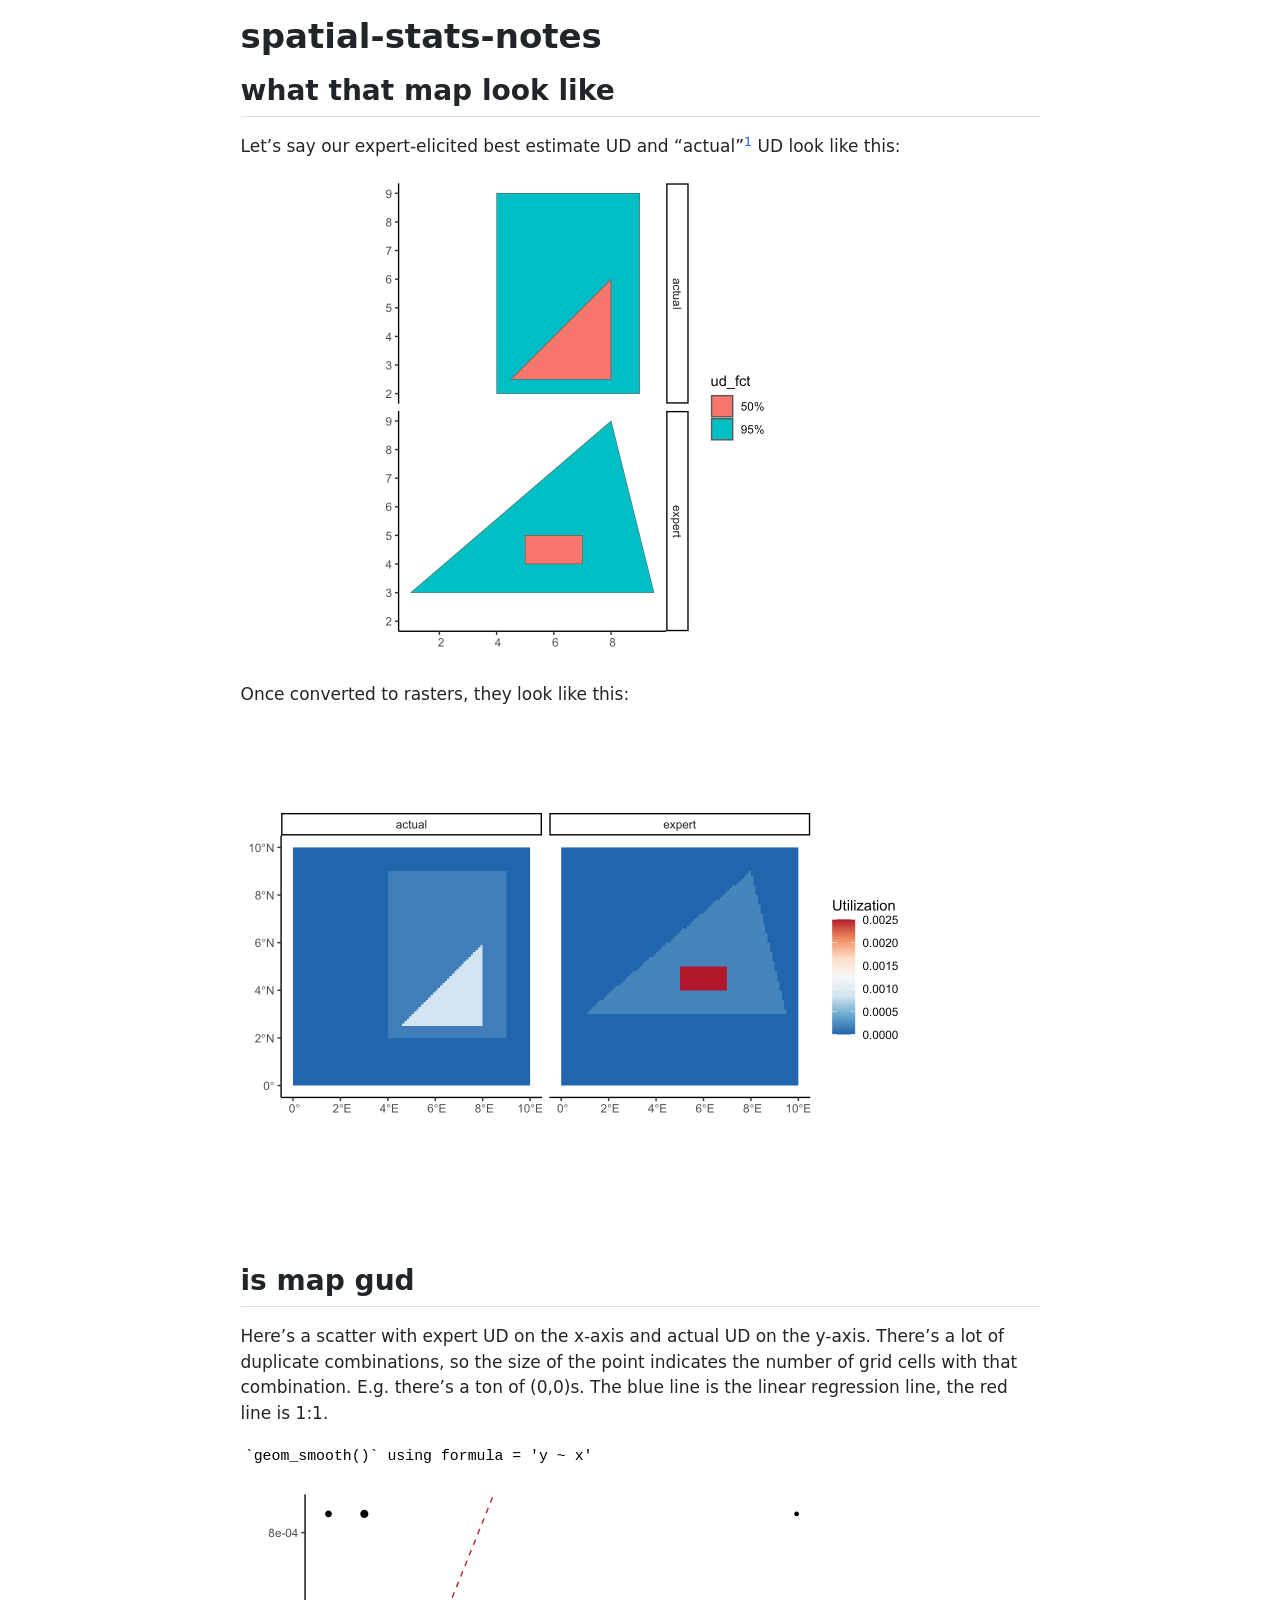
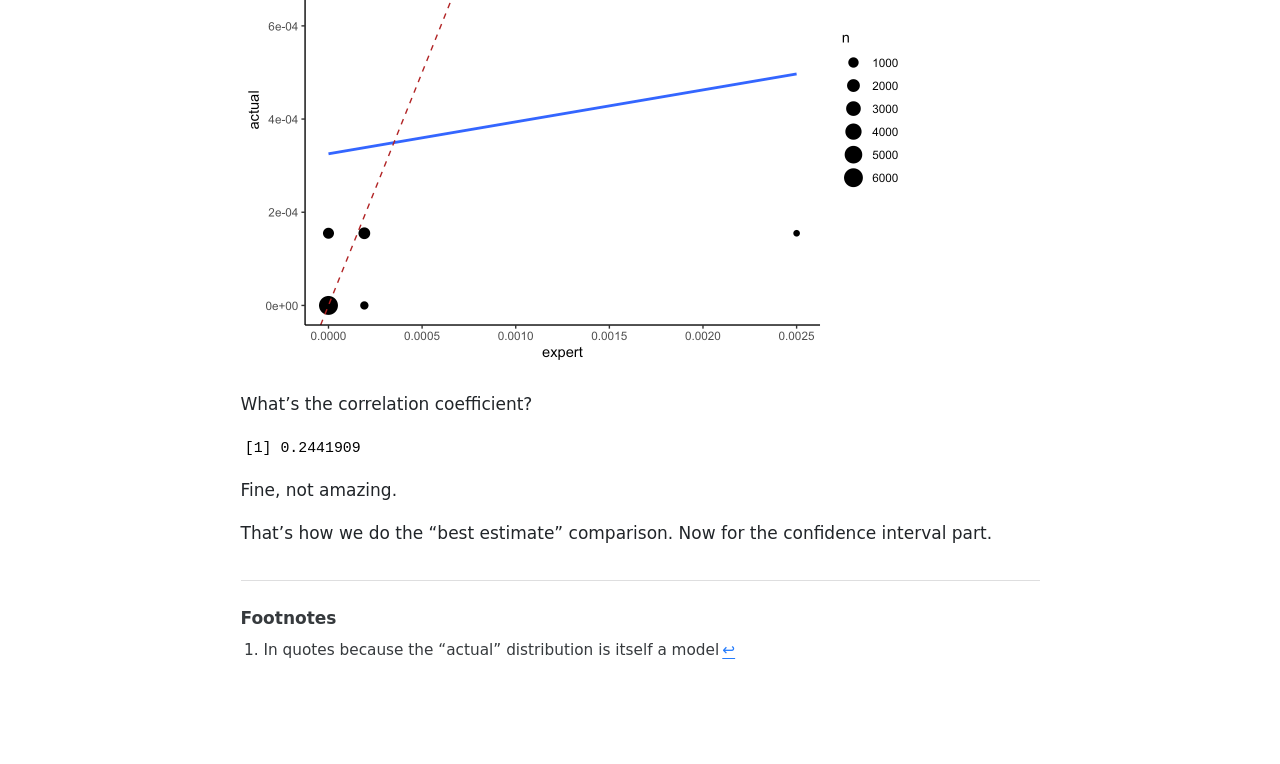
<file: scratch/spatial-stats-notes.html>
<!DOCTYPE html>
<html xmlns="http://www.w3.org/1999/xhtml" lang="en" xml:lang="en"><head>

<meta charset="utf-8">
<meta name="generator" content="quarto-1.7.32">

<meta name="viewport" content="width=device-width, initial-scale=1.0, user-scalable=yes">


<title>spatial-stats-notes</title>
<style>
code{white-space: pre-wrap;}
span.smallcaps{font-variant: small-caps;}
div.columns{display: flex; gap: min(4vw, 1.5em);}
div.column{flex: auto; overflow-x: auto;}
div.hanging-indent{margin-left: 1.5em; text-indent: -1.5em;}
ul.task-list{list-style: none;}
ul.task-list li input[type="checkbox"] {
  width: 0.8em;
  margin: 0 0.8em 0.2em -1em; /* quarto-specific, see https://github.com/quarto-dev/quarto-cli/issues/4556 */ 
  vertical-align: middle;
}
</style>


<script src="spatial-stats-notes_files/libs/clipboard/clipboard.min.js"></script>
<script src="spatial-stats-notes_files/libs/quarto-html/quarto.js" type="module"></script>
<script src="spatial-stats-notes_files/libs/quarto-html/tabsets/tabsets.js" type="module"></script>
<script src="spatial-stats-notes_files/libs/quarto-html/popper.min.js"></script>
<script src="spatial-stats-notes_files/libs/quarto-html/tippy.umd.min.js"></script>
<script src="spatial-stats-notes_files/libs/quarto-html/anchor.min.js"></script>
<link href="spatial-stats-notes_files/libs/quarto-html/tippy.css" rel="stylesheet">
<link href="spatial-stats-notes_files/libs/quarto-html/quarto-syntax-highlighting-37eea08aefeeee20ff55810ff984fec1.css" rel="stylesheet" id="quarto-text-highlighting-styles">
<script src="spatial-stats-notes_files/libs/bootstrap/bootstrap.min.js"></script>
<link href="spatial-stats-notes_files/libs/bootstrap/bootstrap-icons.css" rel="stylesheet">
<link href="spatial-stats-notes_files/libs/bootstrap/bootstrap-81267100e462c21b3d6c0d5bf76a3417.min.css" rel="stylesheet" append-hash="true" id="quarto-bootstrap" data-mode="light">


</head>

<body class="fullcontent quarto-light">

<div id="quarto-content" class="page-columns page-rows-contents page-layout-article">

<main class="content" id="quarto-document-content">

<header id="title-block-header" class="quarto-title-block default">
<div class="quarto-title">
<h1 class="title">spatial-stats-notes</h1>
</div>



<div class="quarto-title-meta">

    
  
    
  </div>
  


</header>


<section id="what-that-map-look-like" class="level2">
<h2 class="anchored" data-anchor-id="what-that-map-look-like">what that map look like</h2>
<p>Let’s say our expert-elicited best estimate UD and “actual”<a href="#fn1" class="footnote-ref" id="fnref1" role="doc-noteref"><sup>1</sup></a> UD look like this:</p>
<div class="cell">
<div class="cell-output-display">
<div>
<figure class="figure">
<p><img src="spatial-stats-notes_files/figure-html/ud-vect-1.png" class="img-fluid figure-img" width="672"></p>
</figure>
</div>
</div>
</div>
<p>Once converted to rasters, they look like this:</p>
<div class="cell">
<div class="cell-output-display">
<div>
<figure class="figure">
<p><img src="spatial-stats-notes_files/figure-html/ud-rast-1.png" class="img-fluid figure-img" width="672"></p>
</figure>
</div>
</div>
</div>
</section>
<section id="is-map-gud" class="level2">
<h2 class="anchored" data-anchor-id="is-map-gud">is map gud</h2>
<p>Here’s a scatter with expert UD on the x-axis and actual UD on the y-axis. There’s a lot of duplicate combinations, so the size of the point indicates the number of grid cells with that combination. E.g. there’s a ton of (0,0)s. The blue line is the linear regression line, the red line is 1:1.</p>
<div class="cell">
<div class="cell-output cell-output-stderr">
<pre><code>`geom_smooth()` using formula = 'y ~ x'</code></pre>
</div>
<div class="cell-output-display">
<div>
<figure class="figure">
<p><img src="spatial-stats-notes_files/figure-html/ud-scatter-1.png" class="img-fluid figure-img" width="672"></p>
</figure>
</div>
</div>
</div>
<p>What’s the correlation coefficient?</p>
<div class="cell">
<div class="cell-output cell-output-stdout">
<pre><code>[1] 0.2441909</code></pre>
</div>
</div>
<p>Fine, not amazing.</p>
<p>That’s how we do the “best estimate” comparison. Now for the confidence interval part.</p>
</section>


<div id="quarto-appendix" class="default"><section id="footnotes" class="footnotes footnotes-end-of-document" role="doc-endnotes"><h2 class="anchored quarto-appendix-heading">Footnotes</h2>

<ol>
<li id="fn1"><p>In quotes because the “actual” distribution is itself a model<a href="#fnref1" class="footnote-back" role="doc-backlink">↩︎</a></p></li>
</ol>
</section></div></main>
<!-- /main column -->
<script id="quarto-html-after-body" type="application/javascript">
  window.document.addEventListener("DOMContentLoaded", function (event) {
    const icon = "";
    const anchorJS = new window.AnchorJS();
    anchorJS.options = {
      placement: 'right',
      icon: icon
    };
    anchorJS.add('.anchored');
    const isCodeAnnotation = (el) => {
      for (const clz of el.classList) {
        if (clz.startsWith('code-annotation-')) {                     
          return true;
        }
      }
      return false;
    }
    const onCopySuccess = function(e) {
      // button target
      const button = e.trigger;
      // don't keep focus
      button.blur();
      // flash "checked"
      button.classList.add('code-copy-button-checked');
      var currentTitle = button.getAttribute("title");
      button.setAttribute("title", "Copied!");
      let tooltip;
      if (window.bootstrap) {
        button.setAttribute("data-bs-toggle", "tooltip");
        button.setAttribute("data-bs-placement", "left");
        button.setAttribute("data-bs-title", "Copied!");
        tooltip = new bootstrap.Tooltip(button, 
          { trigger: "manual", 
            customClass: "code-copy-button-tooltip",
            offset: [0, -8]});
        tooltip.show();    
      }
      setTimeout(function() {
        if (tooltip) {
          tooltip.hide();
          button.removeAttribute("data-bs-title");
          button.removeAttribute("data-bs-toggle");
          button.removeAttribute("data-bs-placement");
        }
        button.setAttribute("title", currentTitle);
        button.classList.remove('code-copy-button-checked');
      }, 1000);
      // clear code selection
      e.clearSelection();
    }
    const getTextToCopy = function(trigger) {
        const codeEl = trigger.previousElementSibling.cloneNode(true);
        for (const childEl of codeEl.children) {
          if (isCodeAnnotation(childEl)) {
            childEl.remove();
          }
        }
        return codeEl.innerText;
    }
    const clipboard = new window.ClipboardJS('.code-copy-button:not([data-in-quarto-modal])', {
      text: getTextToCopy
    });
    clipboard.on('success', onCopySuccess);
    if (window.document.getElementById('quarto-embedded-source-code-modal')) {
      const clipboardModal = new window.ClipboardJS('.code-copy-button[data-in-quarto-modal]', {
        text: getTextToCopy,
        container: window.document.getElementById('quarto-embedded-source-code-modal')
      });
      clipboardModal.on('success', onCopySuccess);
    }
      var localhostRegex = new RegExp(/^(?:http|https):\/\/localhost\:?[0-9]*\//);
      var mailtoRegex = new RegExp(/^mailto:/);
        var filterRegex = new RegExp('/' + window.location.host + '/');
      var isInternal = (href) => {
          return filterRegex.test(href) || localhostRegex.test(href) || mailtoRegex.test(href);
      }
      // Inspect non-navigation links and adorn them if external
     var links = window.document.querySelectorAll('a[href]:not(.nav-link):not(.navbar-brand):not(.toc-action):not(.sidebar-link):not(.sidebar-item-toggle):not(.pagination-link):not(.no-external):not([aria-hidden]):not(.dropdown-item):not(.quarto-navigation-tool):not(.about-link)');
      for (var i=0; i<links.length; i++) {
        const link = links[i];
        if (!isInternal(link.href)) {
          // undo the damage that might have been done by quarto-nav.js in the case of
          // links that we want to consider external
          if (link.dataset.originalHref !== undefined) {
            link.href = link.dataset.originalHref;
          }
        }
      }
    function tippyHover(el, contentFn, onTriggerFn, onUntriggerFn) {
      const config = {
        allowHTML: true,
        maxWidth: 500,
        delay: 100,
        arrow: false,
        appendTo: function(el) {
            return el.parentElement;
        },
        interactive: true,
        interactiveBorder: 10,
        theme: 'quarto',
        placement: 'bottom-start',
      };
      if (contentFn) {
        config.content = contentFn;
      }
      if (onTriggerFn) {
        config.onTrigger = onTriggerFn;
      }
      if (onUntriggerFn) {
        config.onUntrigger = onUntriggerFn;
      }
      window.tippy(el, config); 
    }
    const noterefs = window.document.querySelectorAll('a[role="doc-noteref"]');
    for (var i=0; i<noterefs.length; i++) {
      const ref = noterefs[i];
      tippyHover(ref, function() {
        // use id or data attribute instead here
        let href = ref.getAttribute('data-footnote-href') || ref.getAttribute('href');
        try { href = new URL(href).hash; } catch {}
        const id = href.replace(/^#\/?/, "");
        const note = window.document.getElementById(id);
        if (note) {
          return note.innerHTML;
        } else {
          return "";
        }
      });
    }
    const xrefs = window.document.querySelectorAll('a.quarto-xref');
    const processXRef = (id, note) => {
      // Strip column container classes
      const stripColumnClz = (el) => {
        el.classList.remove("page-full", "page-columns");
        if (el.children) {
          for (const child of el.children) {
            stripColumnClz(child);
          }
        }
      }
      stripColumnClz(note)
      if (id === null || id.startsWith('sec-')) {
        // Special case sections, only their first couple elements
        const container = document.createElement("div");
        if (note.children && note.children.length > 2) {
          container.appendChild(note.children[0].cloneNode(true));
          for (let i = 1; i < note.children.length; i++) {
            const child = note.children[i];
            if (child.tagName === "P" && child.innerText === "") {
              continue;
            } else {
              container.appendChild(child.cloneNode(true));
              break;
            }
          }
          if (window.Quarto?.typesetMath) {
            window.Quarto.typesetMath(container);
          }
          return container.innerHTML
        } else {
          if (window.Quarto?.typesetMath) {
            window.Quarto.typesetMath(note);
          }
          return note.innerHTML;
        }
      } else {
        // Remove any anchor links if they are present
        const anchorLink = note.querySelector('a.anchorjs-link');
        if (anchorLink) {
          anchorLink.remove();
        }
        if (window.Quarto?.typesetMath) {
          window.Quarto.typesetMath(note);
        }
        if (note.classList.contains("callout")) {
          return note.outerHTML;
        } else {
          return note.innerHTML;
        }
      }
    }
    for (var i=0; i<xrefs.length; i++) {
      const xref = xrefs[i];
      tippyHover(xref, undefined, function(instance) {
        instance.disable();
        let url = xref.getAttribute('href');
        let hash = undefined; 
        if (url.startsWith('#')) {
          hash = url;
        } else {
          try { hash = new URL(url).hash; } catch {}
        }
        if (hash) {
          const id = hash.replace(/^#\/?/, "");
          const note = window.document.getElementById(id);
          if (note !== null) {
            try {
              const html = processXRef(id, note.cloneNode(true));
              instance.setContent(html);
            } finally {
              instance.enable();
              instance.show();
            }
          } else {
            // See if we can fetch this
            fetch(url.split('#')[0])
            .then(res => res.text())
            .then(html => {
              const parser = new DOMParser();
              const htmlDoc = parser.parseFromString(html, "text/html");
              const note = htmlDoc.getElementById(id);
              if (note !== null) {
                const html = processXRef(id, note);
                instance.setContent(html);
              } 
            }).finally(() => {
              instance.enable();
              instance.show();
            });
          }
        } else {
          // See if we can fetch a full url (with no hash to target)
          // This is a special case and we should probably do some content thinning / targeting
          fetch(url)
          .then(res => res.text())
          .then(html => {
            const parser = new DOMParser();
            const htmlDoc = parser.parseFromString(html, "text/html");
            const note = htmlDoc.querySelector('main.content');
            if (note !== null) {
              // This should only happen for chapter cross references
              // (since there is no id in the URL)
              // remove the first header
              if (note.children.length > 0 && note.children[0].tagName === "HEADER") {
                note.children[0].remove();
              }
              const html = processXRef(null, note);
              instance.setContent(html);
            } 
          }).finally(() => {
            instance.enable();
            instance.show();
          });
        }
      }, function(instance) {
      });
    }
        let selectedAnnoteEl;
        const selectorForAnnotation = ( cell, annotation) => {
          let cellAttr = 'data-code-cell="' + cell + '"';
          let lineAttr = 'data-code-annotation="' +  annotation + '"';
          const selector = 'span[' + cellAttr + '][' + lineAttr + ']';
          return selector;
        }
        const selectCodeLines = (annoteEl) => {
          const doc = window.document;
          const targetCell = annoteEl.getAttribute("data-target-cell");
          const targetAnnotation = annoteEl.getAttribute("data-target-annotation");
          const annoteSpan = window.document.querySelector(selectorForAnnotation(targetCell, targetAnnotation));
          const lines = annoteSpan.getAttribute("data-code-lines").split(",");
          const lineIds = lines.map((line) => {
            return targetCell + "-" + line;
          })
          let top = null;
          let height = null;
          let parent = null;
          if (lineIds.length > 0) {
              //compute the position of the single el (top and bottom and make a div)
              const el = window.document.getElementById(lineIds[0]);
              top = el.offsetTop;
              height = el.offsetHeight;
              parent = el.parentElement.parentElement;
            if (lineIds.length > 1) {
              const lastEl = window.document.getElementById(lineIds[lineIds.length - 1]);
              const bottom = lastEl.offsetTop + lastEl.offsetHeight;
              height = bottom - top;
            }
            if (top !== null && height !== null && parent !== null) {
              // cook up a div (if necessary) and position it 
              let div = window.document.getElementById("code-annotation-line-highlight");
              if (div === null) {
                div = window.document.createElement("div");
                div.setAttribute("id", "code-annotation-line-highlight");
                div.style.position = 'absolute';
                parent.appendChild(div);
              }
              div.style.top = top - 2 + "px";
              div.style.height = height + 4 + "px";
              div.style.left = 0;
              let gutterDiv = window.document.getElementById("code-annotation-line-highlight-gutter");
              if (gutterDiv === null) {
                gutterDiv = window.document.createElement("div");
                gutterDiv.setAttribute("id", "code-annotation-line-highlight-gutter");
                gutterDiv.style.position = 'absolute';
                const codeCell = window.document.getElementById(targetCell);
                const gutter = codeCell.querySelector('.code-annotation-gutter');
                gutter.appendChild(gutterDiv);
              }
              gutterDiv.style.top = top - 2 + "px";
              gutterDiv.style.height = height + 4 + "px";
            }
            selectedAnnoteEl = annoteEl;
          }
        };
        const unselectCodeLines = () => {
          const elementsIds = ["code-annotation-line-highlight", "code-annotation-line-highlight-gutter"];
          elementsIds.forEach((elId) => {
            const div = window.document.getElementById(elId);
            if (div) {
              div.remove();
            }
          });
          selectedAnnoteEl = undefined;
        };
          // Handle positioning of the toggle
      window.addEventListener(
        "resize",
        throttle(() => {
          elRect = undefined;
          if (selectedAnnoteEl) {
            selectCodeLines(selectedAnnoteEl);
          }
        }, 10)
      );
      function throttle(fn, ms) {
      let throttle = false;
      let timer;
        return (...args) => {
          if(!throttle) { // first call gets through
              fn.apply(this, args);
              throttle = true;
          } else { // all the others get throttled
              if(timer) clearTimeout(timer); // cancel #2
              timer = setTimeout(() => {
                fn.apply(this, args);
                timer = throttle = false;
              }, ms);
          }
        };
      }
        // Attach click handler to the DT
        const annoteDls = window.document.querySelectorAll('dt[data-target-cell]');
        for (const annoteDlNode of annoteDls) {
          annoteDlNode.addEventListener('click', (event) => {
            const clickedEl = event.target;
            if (clickedEl !== selectedAnnoteEl) {
              unselectCodeLines();
              const activeEl = window.document.querySelector('dt[data-target-cell].code-annotation-active');
              if (activeEl) {
                activeEl.classList.remove('code-annotation-active');
              }
              selectCodeLines(clickedEl);
              clickedEl.classList.add('code-annotation-active');
            } else {
              // Unselect the line
              unselectCodeLines();
              clickedEl.classList.remove('code-annotation-active');
            }
          });
        }
    const findCites = (el) => {
      const parentEl = el.parentElement;
      if (parentEl) {
        const cites = parentEl.dataset.cites;
        if (cites) {
          return {
            el,
            cites: cites.split(' ')
          };
        } else {
          return findCites(el.parentElement)
        }
      } else {
        return undefined;
      }
    };
    var bibliorefs = window.document.querySelectorAll('a[role="doc-biblioref"]');
    for (var i=0; i<bibliorefs.length; i++) {
      const ref = bibliorefs[i];
      const citeInfo = findCites(ref);
      if (citeInfo) {
        tippyHover(citeInfo.el, function() {
          var popup = window.document.createElement('div');
          citeInfo.cites.forEach(function(cite) {
            var citeDiv = window.document.createElement('div');
            citeDiv.classList.add('hanging-indent');
            citeDiv.classList.add('csl-entry');
            var biblioDiv = window.document.getElementById('ref-' + cite);
            if (biblioDiv) {
              citeDiv.innerHTML = biblioDiv.innerHTML;
            }
            popup.appendChild(citeDiv);
          });
          return popup.innerHTML;
        });
      }
    }
  });
  </script>
</div> <!-- /content -->




</body></html>
</file>
<file: docs/index_files/libs/quarto-html/tippy.css>
.tippy-box[data-animation=fade][data-state=hidden]{opacity:0}[data-tippy-root]{max-width:calc(100vw - 10px)}.tippy-box{position:relative;background-color:#333;color:#fff;border-radius:4px;font-size:14px;line-height:1.4;white-space:normal;outline:0;transition-property:transform,visibility,opacity}.tippy-box[data-placement^=top]>.tippy-arrow{bottom:0}.tippy-box[data-placement^=top]>.tippy-arrow:before{bottom:-7px;left:0;border-width:8px 8px 0;border-top-color:initial;transform-origin:center top}.tippy-box[data-placement^=bottom]>.tippy-arrow{top:0}.tippy-box[data-placement^=bottom]>.tippy-arrow:before{top:-7px;left:0;border-width:0 8px 8px;border-bottom-color:initial;transform-origin:center bottom}.tippy-box[data-placement^=left]>.tippy-arrow{right:0}.tippy-box[data-placement^=left]>.tippy-arrow:before{border-width:8px 0 8px 8px;border-left-color:initial;right:-7px;transform-origin:center left}.tippy-box[data-placement^=right]>.tippy-arrow{left:0}.tippy-box[data-placement^=right]>.tippy-arrow:before{left:-7px;border-width:8px 8px 8px 0;border-right-color:initial;transform-origin:center right}.tippy-box[data-inertia][data-state=visible]{transition-timing-function:cubic-bezier(.54,1.5,.38,1.11)}.tippy-arrow{width:16px;height:16px;color:#333}.tippy-arrow:before{content:"";position:absolute;border-color:transparent;border-style:solid}.tippy-content{position:relative;padding:5px 9px;z-index:1}
</file>
<file: docs/index_files/libs/quarto-html/quarto-syntax-highlighting-37eea08aefeeee20ff55810ff984fec1.css>
/* quarto syntax highlight colors */
:root {
  --quarto-hl-ot-color: #003B4F;
  --quarto-hl-at-color: #657422;
  --quarto-hl-ss-color: #20794D;
  --quarto-hl-an-color: #5E5E5E;
  --quarto-hl-fu-color: #4758AB;
  --quarto-hl-st-color: #20794D;
  --quarto-hl-cf-color: #003B4F;
  --quarto-hl-op-color: #5E5E5E;
  --quarto-hl-er-color: #AD0000;
  --quarto-hl-bn-color: #AD0000;
  --quarto-hl-al-color: #AD0000;
  --quarto-hl-va-color: #111111;
  --quarto-hl-bu-color: inherit;
  --quarto-hl-ex-color: inherit;
  --quarto-hl-pp-color: #AD0000;
  --quarto-hl-in-color: #5E5E5E;
  --quarto-hl-vs-color: #20794D;
  --quarto-hl-wa-color: #5E5E5E;
  --quarto-hl-do-color: #5E5E5E;
  --quarto-hl-im-color: #00769E;
  --quarto-hl-ch-color: #20794D;
  --quarto-hl-dt-color: #AD0000;
  --quarto-hl-fl-color: #AD0000;
  --quarto-hl-co-color: #5E5E5E;
  --quarto-hl-cv-color: #5E5E5E;
  --quarto-hl-cn-color: #8f5902;
  --quarto-hl-sc-color: #5E5E5E;
  --quarto-hl-dv-color: #AD0000;
  --quarto-hl-kw-color: #003B4F;
}

/* other quarto variables */
:root {
  --quarto-font-monospace: SFMono-Regular, Menlo, Monaco, Consolas, "Liberation Mono", "Courier New", monospace;
}

/* syntax highlight based on Pandoc's rules */
pre > code.sourceCode > span {
  color: #003B4F;
}

code.sourceCode > span {
  color: #003B4F;
}

div.sourceCode,
div.sourceCode pre.sourceCode {
  color: #003B4F;
}

/* Normal */
code span {
  color: #003B4F;
}

/* Alert */
code span.al {
  color: #AD0000;
  font-style: inherit;
}

/* Annotation */
code span.an {
  color: #5E5E5E;
  font-style: inherit;
}

/* Attribute */
code span.at {
  color: #657422;
  font-style: inherit;
}

/* BaseN */
code span.bn {
  color: #AD0000;
  font-style: inherit;
}

/* BuiltIn */
code span.bu {
  font-style: inherit;
}

/* ControlFlow */
code span.cf {
  color: #003B4F;
  font-weight: bold;
  font-style: inherit;
}

/* Char */
code span.ch {
  color: #20794D;
  font-style: inherit;
}

/* Constant */
code span.cn {
  color: #8f5902;
  font-style: inherit;
}

/* Comment */
code span.co {
  color: #5E5E5E;
  font-style: inherit;
}

/* CommentVar */
code span.cv {
  color: #5E5E5E;
  font-style: italic;
}

/* Documentation */
code span.do {
  color: #5E5E5E;
  font-style: italic;
}

/* DataType */
code span.dt {
  color: #AD0000;
  font-style: inherit;
}

/* DecVal */
code span.dv {
  color: #AD0000;
  font-style: inherit;
}

/* Error */
code span.er {
  color: #AD0000;
  font-style: inherit;
}

/* Extension */
code span.ex {
  font-style: inherit;
}

/* Float */
code span.fl {
  color: #AD0000;
  font-style: inherit;
}

/* Function */
code span.fu {
  color: #4758AB;
  font-style: inherit;
}

/* Import */
code span.im {
  color: #00769E;
  font-style: inherit;
}

/* Information */
code span.in {
  color: #5E5E5E;
  font-style: inherit;
}

/* Keyword */
code span.kw {
  color: #003B4F;
  font-weight: bold;
  font-style: inherit;
}

/* Operator */
code span.op {
  color: #5E5E5E;
  font-style: inherit;
}

/* Other */
code span.ot {
  color: #003B4F;
  font-style: inherit;
}

/* Preprocessor */
code span.pp {
  color: #AD0000;
  font-style: inherit;
}

/* SpecialChar */
code span.sc {
  color: #5E5E5E;
  font-style: inherit;
}

/* SpecialString */
code span.ss {
  color: #20794D;
  font-style: inherit;
}

/* String */
code span.st {
  color: #20794D;
  font-style: inherit;
}

/* Variable */
code span.va {
  color: #111111;
  font-style: inherit;
}

/* VerbatimString */
code span.vs {
  color: #20794D;
  font-style: inherit;
}

/* Warning */
code span.wa {
  color: #5E5E5E;
  font-style: italic;
}

.prevent-inlining {
  content: "</";
}

/*# sourceMappingURL=27d3d809615f7771493d095567f04340.css.map */
</file>
<file: docs/styles.css>
body {
  background-color: ##e9f5f9; /* classic navy background */
  color: #1B2537; /*white font*/
}

a {
    color: #a62b0c; /* Replace with your desired color */
}
a:visited {
    color: #a62b0c; /* Replace with your desired color */
}


.cell-output-display table {
  display: block;
  overflow-x: auto;
  white-space: nowrap;
}
</file>
<file: docs/flight_height_dossiers_files/libs/quarto-html/tippy.css>
.tippy-box[data-animation=fade][data-state=hidden]{opacity:0}[data-tippy-root]{max-width:calc(100vw - 10px)}.tippy-box{position:relative;background-color:#333;color:#fff;border-radius:4px;font-size:14px;line-height:1.4;white-space:normal;outline:0;transition-property:transform,visibility,opacity}.tippy-box[data-placement^=top]>.tippy-arrow{bottom:0}.tippy-box[data-placement^=top]>.tippy-arrow:before{bottom:-7px;left:0;border-width:8px 8px 0;border-top-color:initial;transform-origin:center top}.tippy-box[data-placement^=bottom]>.tippy-arrow{top:0}.tippy-box[data-placement^=bottom]>.tippy-arrow:before{top:-7px;left:0;border-width:0 8px 8px;border-bottom-color:initial;transform-origin:center bottom}.tippy-box[data-placement^=left]>.tippy-arrow{right:0}.tippy-box[data-placement^=left]>.tippy-arrow:before{border-width:8px 0 8px 8px;border-left-color:initial;right:-7px;transform-origin:center left}.tippy-box[data-placement^=right]>.tippy-arrow{left:0}.tippy-box[data-placement^=right]>.tippy-arrow:before{left:-7px;border-width:8px 8px 8px 0;border-right-color:initial;transform-origin:center right}.tippy-box[data-inertia][data-state=visible]{transition-timing-function:cubic-bezier(.54,1.5,.38,1.11)}.tippy-arrow{width:16px;height:16px;color:#333}.tippy-arrow:before{content:"";position:absolute;border-color:transparent;border-style:solid}.tippy-content{position:relative;padding:5px 9px;z-index:1}
</file>
<file: docs/flight_height_dossiers_files/libs/quarto-html/quarto-syntax-highlighting-37eea08aefeeee20ff55810ff984fec1.css>
/* quarto syntax highlight colors */
:root {
  --quarto-hl-ot-color: #003B4F;
  --quarto-hl-at-color: #657422;
  --quarto-hl-ss-color: #20794D;
  --quarto-hl-an-color: #5E5E5E;
  --quarto-hl-fu-color: #4758AB;
  --quarto-hl-st-color: #20794D;
  --quarto-hl-cf-color: #003B4F;
  --quarto-hl-op-color: #5E5E5E;
  --quarto-hl-er-color: #AD0000;
  --quarto-hl-bn-color: #AD0000;
  --quarto-hl-al-color: #AD0000;
  --quarto-hl-va-color: #111111;
  --quarto-hl-bu-color: inherit;
  --quarto-hl-ex-color: inherit;
  --quarto-hl-pp-color: #AD0000;
  --quarto-hl-in-color: #5E5E5E;
  --quarto-hl-vs-color: #20794D;
  --quarto-hl-wa-color: #5E5E5E;
  --quarto-hl-do-color: #5E5E5E;
  --quarto-hl-im-color: #00769E;
  --quarto-hl-ch-color: #20794D;
  --quarto-hl-dt-color: #AD0000;
  --quarto-hl-fl-color: #AD0000;
  --quarto-hl-co-color: #5E5E5E;
  --quarto-hl-cv-color: #5E5E5E;
  --quarto-hl-cn-color: #8f5902;
  --quarto-hl-sc-color: #5E5E5E;
  --quarto-hl-dv-color: #AD0000;
  --quarto-hl-kw-color: #003B4F;
}

/* other quarto variables */
:root {
  --quarto-font-monospace: SFMono-Regular, Menlo, Monaco, Consolas, "Liberation Mono", "Courier New", monospace;
}

/* syntax highlight based on Pandoc's rules */
pre > code.sourceCode > span {
  color: #003B4F;
}

code.sourceCode > span {
  color: #003B4F;
}

div.sourceCode,
div.sourceCode pre.sourceCode {
  color: #003B4F;
}

/* Normal */
code span {
  color: #003B4F;
}

/* Alert */
code span.al {
  color: #AD0000;
  font-style: inherit;
}

/* Annotation */
code span.an {
  color: #5E5E5E;
  font-style: inherit;
}

/* Attribute */
code span.at {
  color: #657422;
  font-style: inherit;
}

/* BaseN */
code span.bn {
  color: #AD0000;
  font-style: inherit;
}

/* BuiltIn */
code span.bu {
  font-style: inherit;
}

/* ControlFlow */
code span.cf {
  color: #003B4F;
  font-weight: bold;
  font-style: inherit;
}

/* Char */
code span.ch {
  color: #20794D;
  font-style: inherit;
}

/* Constant */
code span.cn {
  color: #8f5902;
  font-style: inherit;
}

/* Comment */
code span.co {
  color: #5E5E5E;
  font-style: inherit;
}

/* CommentVar */
code span.cv {
  color: #5E5E5E;
  font-style: italic;
}

/* Documentation */
code span.do {
  color: #5E5E5E;
  font-style: italic;
}

/* DataType */
code span.dt {
  color: #AD0000;
  font-style: inherit;
}

/* DecVal */
code span.dv {
  color: #AD0000;
  font-style: inherit;
}

/* Error */
code span.er {
  color: #AD0000;
  font-style: inherit;
}

/* Extension */
code span.ex {
  font-style: inherit;
}

/* Float */
code span.fl {
  color: #AD0000;
  font-style: inherit;
}

/* Function */
code span.fu {
  color: #4758AB;
  font-style: inherit;
}

/* Import */
code span.im {
  color: #00769E;
  font-style: inherit;
}

/* Information */
code span.in {
  color: #5E5E5E;
  font-style: inherit;
}

/* Keyword */
code span.kw {
  color: #003B4F;
  font-weight: bold;
  font-style: inherit;
}

/* Operator */
code span.op {
  color: #5E5E5E;
  font-style: inherit;
}

/* Other */
code span.ot {
  color: #003B4F;
  font-style: inherit;
}

/* Preprocessor */
code span.pp {
  color: #AD0000;
  font-style: inherit;
}

/* SpecialChar */
code span.sc {
  color: #5E5E5E;
  font-style: inherit;
}

/* SpecialString */
code span.ss {
  color: #20794D;
  font-style: inherit;
}

/* String */
code span.st {
  color: #20794D;
  font-style: inherit;
}

/* Variable */
code span.va {
  color: #111111;
  font-style: inherit;
}

/* VerbatimString */
code span.vs {
  color: #20794D;
  font-style: inherit;
}

/* Warning */
code span.wa {
  color: #5E5E5E;
  font-style: italic;
}

.prevent-inlining {
  content: "</";
}

/*# sourceMappingURL=27d3d809615f7771493d095567f04340.css.map */
</file>
<file: docs/flight_height_reference_files/libs/quarto-html/tippy.css>
.tippy-box[data-animation=fade][data-state=hidden]{opacity:0}[data-tippy-root]{max-width:calc(100vw - 10px)}.tippy-box{position:relative;background-color:#333;color:#fff;border-radius:4px;font-size:14px;line-height:1.4;white-space:normal;outline:0;transition-property:transform,visibility,opacity}.tippy-box[data-placement^=top]>.tippy-arrow{bottom:0}.tippy-box[data-placement^=top]>.tippy-arrow:before{bottom:-7px;left:0;border-width:8px 8px 0;border-top-color:initial;transform-origin:center top}.tippy-box[data-placement^=bottom]>.tippy-arrow{top:0}.tippy-box[data-placement^=bottom]>.tippy-arrow:before{top:-7px;left:0;border-width:0 8px 8px;border-bottom-color:initial;transform-origin:center bottom}.tippy-box[data-placement^=left]>.tippy-arrow{right:0}.tippy-box[data-placement^=left]>.tippy-arrow:before{border-width:8px 0 8px 8px;border-left-color:initial;right:-7px;transform-origin:center left}.tippy-box[data-placement^=right]>.tippy-arrow{left:0}.tippy-box[data-placement^=right]>.tippy-arrow:before{left:-7px;border-width:8px 8px 8px 0;border-right-color:initial;transform-origin:center right}.tippy-box[data-inertia][data-state=visible]{transition-timing-function:cubic-bezier(.54,1.5,.38,1.11)}.tippy-arrow{width:16px;height:16px;color:#333}.tippy-arrow:before{content:"";position:absolute;border-color:transparent;border-style:solid}.tippy-content{position:relative;padding:5px 9px;z-index:1}
</file>
<file: docs/flight_height_reference_files/libs/quarto-html/quarto-syntax-highlighting-37eea08aefeeee20ff55810ff984fec1.css>
/* quarto syntax highlight colors */
:root {
  --quarto-hl-ot-color: #003B4F;
  --quarto-hl-at-color: #657422;
  --quarto-hl-ss-color: #20794D;
  --quarto-hl-an-color: #5E5E5E;
  --quarto-hl-fu-color: #4758AB;
  --quarto-hl-st-color: #20794D;
  --quarto-hl-cf-color: #003B4F;
  --quarto-hl-op-color: #5E5E5E;
  --quarto-hl-er-color: #AD0000;
  --quarto-hl-bn-color: #AD0000;
  --quarto-hl-al-color: #AD0000;
  --quarto-hl-va-color: #111111;
  --quarto-hl-bu-color: inherit;
  --quarto-hl-ex-color: inherit;
  --quarto-hl-pp-color: #AD0000;
  --quarto-hl-in-color: #5E5E5E;
  --quarto-hl-vs-color: #20794D;
  --quarto-hl-wa-color: #5E5E5E;
  --quarto-hl-do-color: #5E5E5E;
  --quarto-hl-im-color: #00769E;
  --quarto-hl-ch-color: #20794D;
  --quarto-hl-dt-color: #AD0000;
  --quarto-hl-fl-color: #AD0000;
  --quarto-hl-co-color: #5E5E5E;
  --quarto-hl-cv-color: #5E5E5E;
  --quarto-hl-cn-color: #8f5902;
  --quarto-hl-sc-color: #5E5E5E;
  --quarto-hl-dv-color: #AD0000;
  --quarto-hl-kw-color: #003B4F;
}

/* other quarto variables */
:root {
  --quarto-font-monospace: SFMono-Regular, Menlo, Monaco, Consolas, "Liberation Mono", "Courier New", monospace;
}

/* syntax highlight based on Pandoc's rules */
pre > code.sourceCode > span {
  color: #003B4F;
}

code.sourceCode > span {
  color: #003B4F;
}

div.sourceCode,
div.sourceCode pre.sourceCode {
  color: #003B4F;
}

/* Normal */
code span {
  color: #003B4F;
}

/* Alert */
code span.al {
  color: #AD0000;
  font-style: inherit;
}

/* Annotation */
code span.an {
  color: #5E5E5E;
  font-style: inherit;
}

/* Attribute */
code span.at {
  color: #657422;
  font-style: inherit;
}

/* BaseN */
code span.bn {
  color: #AD0000;
  font-style: inherit;
}

/* BuiltIn */
code span.bu {
  font-style: inherit;
}

/* ControlFlow */
code span.cf {
  color: #003B4F;
  font-weight: bold;
  font-style: inherit;
}

/* Char */
code span.ch {
  color: #20794D;
  font-style: inherit;
}

/* Constant */
code span.cn {
  color: #8f5902;
  font-style: inherit;
}

/* Comment */
code span.co {
  color: #5E5E5E;
  font-style: inherit;
}

/* CommentVar */
code span.cv {
  color: #5E5E5E;
  font-style: italic;
}

/* Documentation */
code span.do {
  color: #5E5E5E;
  font-style: italic;
}

/* DataType */
code span.dt {
  color: #AD0000;
  font-style: inherit;
}

/* DecVal */
code span.dv {
  color: #AD0000;
  font-style: inherit;
}

/* Error */
code span.er {
  color: #AD0000;
  font-style: inherit;
}

/* Extension */
code span.ex {
  font-style: inherit;
}

/* Float */
code span.fl {
  color: #AD0000;
  font-style: inherit;
}

/* Function */
code span.fu {
  color: #4758AB;
  font-style: inherit;
}

/* Import */
code span.im {
  color: #00769E;
  font-style: inherit;
}

/* Information */
code span.in {
  color: #5E5E5E;
  font-style: inherit;
}

/* Keyword */
code span.kw {
  color: #003B4F;
  font-weight: bold;
  font-style: inherit;
}

/* Operator */
code span.op {
  color: #5E5E5E;
  font-style: inherit;
}

/* Other */
code span.ot {
  color: #003B4F;
  font-style: inherit;
}

/* Preprocessor */
code span.pp {
  color: #AD0000;
  font-style: inherit;
}

/* SpecialChar */
code span.sc {
  color: #5E5E5E;
  font-style: inherit;
}

/* SpecialString */
code span.ss {
  color: #20794D;
  font-style: inherit;
}

/* String */
code span.st {
  color: #20794D;
  font-style: inherit;
}

/* Variable */
code span.va {
  color: #111111;
  font-style: inherit;
}

/* VerbatimString */
code span.vs {
  color: #20794D;
  font-style: inherit;
}

/* Warning */
code span.wa {
  color: #5E5E5E;
  font-style: italic;
}

.prevent-inlining {
  content: "</";
}

/*# sourceMappingURL=27d3d809615f7771493d095567f04340.css.map */
</file>
<file: docs/spatial_reference_files/libs/quarto-html/tippy.css>
.tippy-box[data-animation=fade][data-state=hidden]{opacity:0}[data-tippy-root]{max-width:calc(100vw - 10px)}.tippy-box{position:relative;background-color:#333;color:#fff;border-radius:4px;font-size:14px;line-height:1.4;white-space:normal;outline:0;transition-property:transform,visibility,opacity}.tippy-box[data-placement^=top]>.tippy-arrow{bottom:0}.tippy-box[data-placement^=top]>.tippy-arrow:before{bottom:-7px;left:0;border-width:8px 8px 0;border-top-color:initial;transform-origin:center top}.tippy-box[data-placement^=bottom]>.tippy-arrow{top:0}.tippy-box[data-placement^=bottom]>.tippy-arrow:before{top:-7px;left:0;border-width:0 8px 8px;border-bottom-color:initial;transform-origin:center bottom}.tippy-box[data-placement^=left]>.tippy-arrow{right:0}.tippy-box[data-placement^=left]>.tippy-arrow:before{border-width:8px 0 8px 8px;border-left-color:initial;right:-7px;transform-origin:center left}.tippy-box[data-placement^=right]>.tippy-arrow{left:0}.tippy-box[data-placement^=right]>.tippy-arrow:before{left:-7px;border-width:8px 8px 8px 0;border-right-color:initial;transform-origin:center right}.tippy-box[data-inertia][data-state=visible]{transition-timing-function:cubic-bezier(.54,1.5,.38,1.11)}.tippy-arrow{width:16px;height:16px;color:#333}.tippy-arrow:before{content:"";position:absolute;border-color:transparent;border-style:solid}.tippy-content{position:relative;padding:5px 9px;z-index:1}
</file>
<file: docs/spatial_reference_files/libs/quarto-html/quarto-syntax-highlighting-37eea08aefeeee20ff55810ff984fec1.css>
/* quarto syntax highlight colors */
:root {
  --quarto-hl-ot-color: #003B4F;
  --quarto-hl-at-color: #657422;
  --quarto-hl-ss-color: #20794D;
  --quarto-hl-an-color: #5E5E5E;
  --quarto-hl-fu-color: #4758AB;
  --quarto-hl-st-color: #20794D;
  --quarto-hl-cf-color: #003B4F;
  --quarto-hl-op-color: #5E5E5E;
  --quarto-hl-er-color: #AD0000;
  --quarto-hl-bn-color: #AD0000;
  --quarto-hl-al-color: #AD0000;
  --quarto-hl-va-color: #111111;
  --quarto-hl-bu-color: inherit;
  --quarto-hl-ex-color: inherit;
  --quarto-hl-pp-color: #AD0000;
  --quarto-hl-in-color: #5E5E5E;
  --quarto-hl-vs-color: #20794D;
  --quarto-hl-wa-color: #5E5E5E;
  --quarto-hl-do-color: #5E5E5E;
  --quarto-hl-im-color: #00769E;
  --quarto-hl-ch-color: #20794D;
  --quarto-hl-dt-color: #AD0000;
  --quarto-hl-fl-color: #AD0000;
  --quarto-hl-co-color: #5E5E5E;
  --quarto-hl-cv-color: #5E5E5E;
  --quarto-hl-cn-color: #8f5902;
  --quarto-hl-sc-color: #5E5E5E;
  --quarto-hl-dv-color: #AD0000;
  --quarto-hl-kw-color: #003B4F;
}

/* other quarto variables */
:root {
  --quarto-font-monospace: SFMono-Regular, Menlo, Monaco, Consolas, "Liberation Mono", "Courier New", monospace;
}

/* syntax highlight based on Pandoc's rules */
pre > code.sourceCode > span {
  color: #003B4F;
}

code.sourceCode > span {
  color: #003B4F;
}

div.sourceCode,
div.sourceCode pre.sourceCode {
  color: #003B4F;
}

/* Normal */
code span {
  color: #003B4F;
}

/* Alert */
code span.al {
  color: #AD0000;
  font-style: inherit;
}

/* Annotation */
code span.an {
  color: #5E5E5E;
  font-style: inherit;
}

/* Attribute */
code span.at {
  color: #657422;
  font-style: inherit;
}

/* BaseN */
code span.bn {
  color: #AD0000;
  font-style: inherit;
}

/* BuiltIn */
code span.bu {
  font-style: inherit;
}

/* ControlFlow */
code span.cf {
  color: #003B4F;
  font-weight: bold;
  font-style: inherit;
}

/* Char */
code span.ch {
  color: #20794D;
  font-style: inherit;
}

/* Constant */
code span.cn {
  color: #8f5902;
  font-style: inherit;
}

/* Comment */
code span.co {
  color: #5E5E5E;
  font-style: inherit;
}

/* CommentVar */
code span.cv {
  color: #5E5E5E;
  font-style: italic;
}

/* Documentation */
code span.do {
  color: #5E5E5E;
  font-style: italic;
}

/* DataType */
code span.dt {
  color: #AD0000;
  font-style: inherit;
}

/* DecVal */
code span.dv {
  color: #AD0000;
  font-style: inherit;
}

/* Error */
code span.er {
  color: #AD0000;
  font-style: inherit;
}

/* Extension */
code span.ex {
  font-style: inherit;
}

/* Float */
code span.fl {
  color: #AD0000;
  font-style: inherit;
}

/* Function */
code span.fu {
  color: #4758AB;
  font-style: inherit;
}

/* Import */
code span.im {
  color: #00769E;
  font-style: inherit;
}

/* Information */
code span.in {
  color: #5E5E5E;
  font-style: inherit;
}

/* Keyword */
code span.kw {
  color: #003B4F;
  font-weight: bold;
  font-style: inherit;
}

/* Operator */
code span.op {
  color: #5E5E5E;
  font-style: inherit;
}

/* Other */
code span.ot {
  color: #003B4F;
  font-style: inherit;
}

/* Preprocessor */
code span.pp {
  color: #AD0000;
  font-style: inherit;
}

/* SpecialChar */
code span.sc {
  color: #5E5E5E;
  font-style: inherit;
}

/* SpecialString */
code span.ss {
  color: #20794D;
  font-style: inherit;
}

/* String */
code span.st {
  color: #20794D;
  font-style: inherit;
}

/* Variable */
code span.va {
  color: #111111;
  font-style: inherit;
}

/* VerbatimString */
code span.vs {
  color: #20794D;
  font-style: inherit;
}

/* Warning */
code span.wa {
  color: #5E5E5E;
  font-style: italic;
}

.prevent-inlining {
  content: "</";
}

/*# sourceMappingURL=27d3d809615f7771493d095567f04340.css.map */
</file>
<file: scratch/spatial-stats-notes_files/libs/quarto-html/tippy.css>
.tippy-box[data-animation=fade][data-state=hidden]{opacity:0}[data-tippy-root]{max-width:calc(100vw - 10px)}.tippy-box{position:relative;background-color:#333;color:#fff;border-radius:4px;font-size:14px;line-height:1.4;white-space:normal;outline:0;transition-property:transform,visibility,opacity}.tippy-box[data-placement^=top]>.tippy-arrow{bottom:0}.tippy-box[data-placement^=top]>.tippy-arrow:before{bottom:-7px;left:0;border-width:8px 8px 0;border-top-color:initial;transform-origin:center top}.tippy-box[data-placement^=bottom]>.tippy-arrow{top:0}.tippy-box[data-placement^=bottom]>.tippy-arrow:before{top:-7px;left:0;border-width:0 8px 8px;border-bottom-color:initial;transform-origin:center bottom}.tippy-box[data-placement^=left]>.tippy-arrow{right:0}.tippy-box[data-placement^=left]>.tippy-arrow:before{border-width:8px 0 8px 8px;border-left-color:initial;right:-7px;transform-origin:center left}.tippy-box[data-placement^=right]>.tippy-arrow{left:0}.tippy-box[data-placement^=right]>.tippy-arrow:before{left:-7px;border-width:8px 8px 8px 0;border-right-color:initial;transform-origin:center right}.tippy-box[data-inertia][data-state=visible]{transition-timing-function:cubic-bezier(.54,1.5,.38,1.11)}.tippy-arrow{width:16px;height:16px;color:#333}.tippy-arrow:before{content:"";position:absolute;border-color:transparent;border-style:solid}.tippy-content{position:relative;padding:5px 9px;z-index:1}
</file>
<file: scratch/spatial-stats-notes_files/libs/quarto-html/quarto-syntax-highlighting-37eea08aefeeee20ff55810ff984fec1.css>
/* quarto syntax highlight colors */
:root {
  --quarto-hl-ot-color: #003B4F;
  --quarto-hl-at-color: #657422;
  --quarto-hl-ss-color: #20794D;
  --quarto-hl-an-color: #5E5E5E;
  --quarto-hl-fu-color: #4758AB;
  --quarto-hl-st-color: #20794D;
  --quarto-hl-cf-color: #003B4F;
  --quarto-hl-op-color: #5E5E5E;
  --quarto-hl-er-color: #AD0000;
  --quarto-hl-bn-color: #AD0000;
  --quarto-hl-al-color: #AD0000;
  --quarto-hl-va-color: #111111;
  --quarto-hl-bu-color: inherit;
  --quarto-hl-ex-color: inherit;
  --quarto-hl-pp-color: #AD0000;
  --quarto-hl-in-color: #5E5E5E;
  --quarto-hl-vs-color: #20794D;
  --quarto-hl-wa-color: #5E5E5E;
  --quarto-hl-do-color: #5E5E5E;
  --quarto-hl-im-color: #00769E;
  --quarto-hl-ch-color: #20794D;
  --quarto-hl-dt-color: #AD0000;
  --quarto-hl-fl-color: #AD0000;
  --quarto-hl-co-color: #5E5E5E;
  --quarto-hl-cv-color: #5E5E5E;
  --quarto-hl-cn-color: #8f5902;
  --quarto-hl-sc-color: #5E5E5E;
  --quarto-hl-dv-color: #AD0000;
  --quarto-hl-kw-color: #003B4F;
}

/* other quarto variables */
:root {
  --quarto-font-monospace: SFMono-Regular, Menlo, Monaco, Consolas, "Liberation Mono", "Courier New", monospace;
}

/* syntax highlight based on Pandoc's rules */
pre > code.sourceCode > span {
  color: #003B4F;
}

code.sourceCode > span {
  color: #003B4F;
}

div.sourceCode,
div.sourceCode pre.sourceCode {
  color: #003B4F;
}

/* Normal */
code span {
  color: #003B4F;
}

/* Alert */
code span.al {
  color: #AD0000;
  font-style: inherit;
}

/* Annotation */
code span.an {
  color: #5E5E5E;
  font-style: inherit;
}

/* Attribute */
code span.at {
  color: #657422;
  font-style: inherit;
}

/* BaseN */
code span.bn {
  color: #AD0000;
  font-style: inherit;
}

/* BuiltIn */
code span.bu {
  font-style: inherit;
}

/* ControlFlow */
code span.cf {
  color: #003B4F;
  font-weight: bold;
  font-style: inherit;
}

/* Char */
code span.ch {
  color: #20794D;
  font-style: inherit;
}

/* Constant */
code span.cn {
  color: #8f5902;
  font-style: inherit;
}

/* Comment */
code span.co {
  color: #5E5E5E;
  font-style: inherit;
}

/* CommentVar */
code span.cv {
  color: #5E5E5E;
  font-style: italic;
}

/* Documentation */
code span.do {
  color: #5E5E5E;
  font-style: italic;
}

/* DataType */
code span.dt {
  color: #AD0000;
  font-style: inherit;
}

/* DecVal */
code span.dv {
  color: #AD0000;
  font-style: inherit;
}

/* Error */
code span.er {
  color: #AD0000;
  font-style: inherit;
}

/* Extension */
code span.ex {
  font-style: inherit;
}

/* Float */
code span.fl {
  color: #AD0000;
  font-style: inherit;
}

/* Function */
code span.fu {
  color: #4758AB;
  font-style: inherit;
}

/* Import */
code span.im {
  color: #00769E;
  font-style: inherit;
}

/* Information */
code span.in {
  color: #5E5E5E;
  font-style: inherit;
}

/* Keyword */
code span.kw {
  color: #003B4F;
  font-weight: bold;
  font-style: inherit;
}

/* Operator */
code span.op {
  color: #5E5E5E;
  font-style: inherit;
}

/* Other */
code span.ot {
  color: #003B4F;
  font-style: inherit;
}

/* Preprocessor */
code span.pp {
  color: #AD0000;
  font-style: inherit;
}

/* SpecialChar */
code span.sc {
  color: #5E5E5E;
  font-style: inherit;
}

/* SpecialString */
code span.ss {
  color: #20794D;
  font-style: inherit;
}

/* String */
code span.st {
  color: #20794D;
  font-style: inherit;
}

/* Variable */
code span.va {
  color: #111111;
  font-style: inherit;
}

/* VerbatimString */
code span.vs {
  color: #20794D;
  font-style: inherit;
}

/* Warning */
code span.wa {
  color: #5E5E5E;
  font-style: italic;
}

.prevent-inlining {
  content: "</";
}

/*# sourceMappingURL=27d3d809615f7771493d095567f04340.css.map */
</file>
